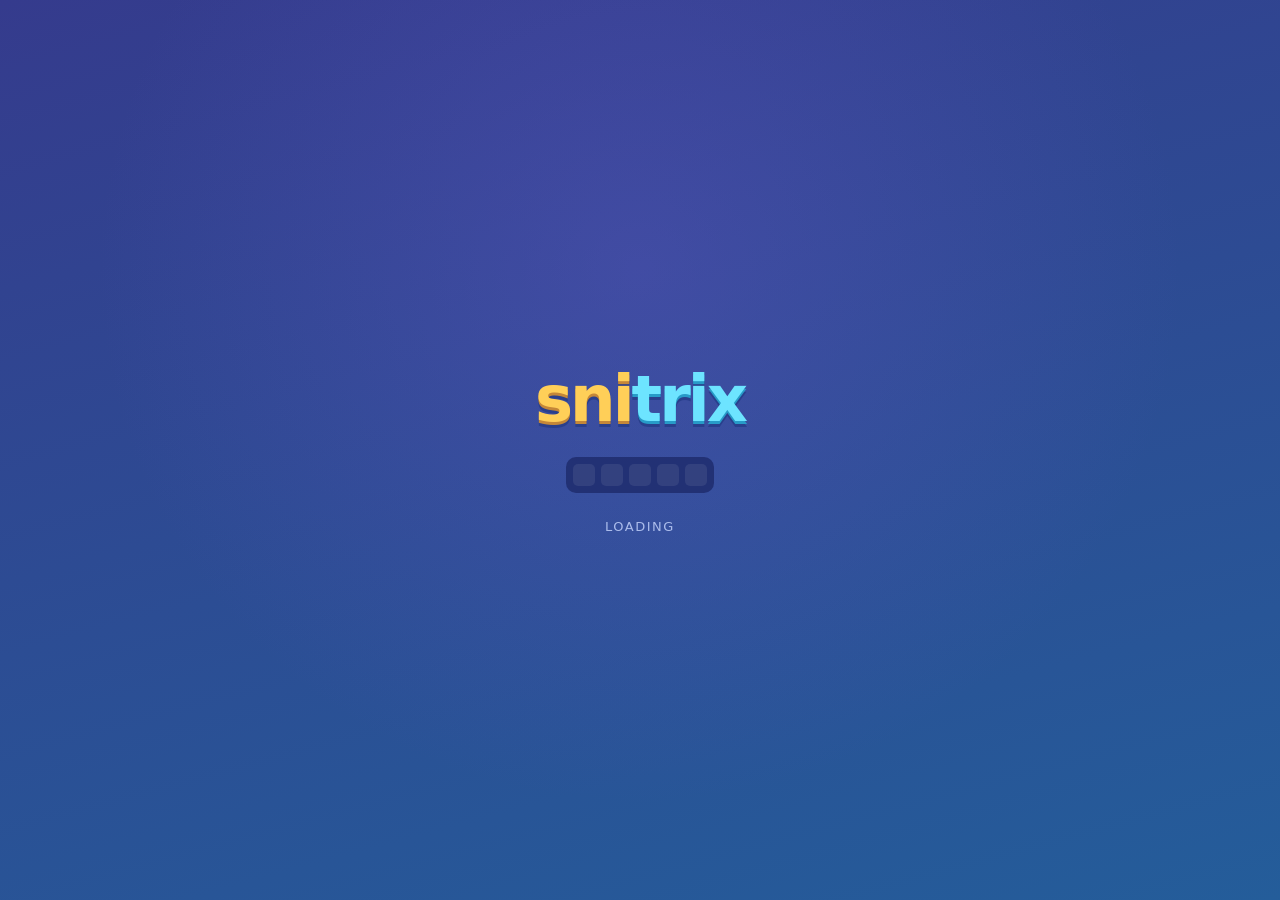
<file: index.html>
<!doctype html>
<html lang="en">
  <head>
    <meta name="google-adsense-account" content="ca-pub-6560596157943658">
    <meta charset="UTF-8" />
    <meta name="viewport" content="width=device-width, initial-scale=1.0, viewport-fit=cover" />
    <meta name="theme-color" content="#344bb0" />
    <meta name="description" content="Play Snitrix, the 6 × 6 number puzzle. Draw rectangles to fit clues, clear rows and columns, and choose Classic, Journey, Blitz or Daily Challenge." />
    <link rel="canonical" href="https://cebakz.github.io/snipiko/" />
    <noscript><style>#boot, #app { display:none !important; } .no-js-info { box-sizing:border-box; width:calc(100% - 2rem); margin:clamp(1rem,4vw,2rem) auto; max-width:40rem; padding:clamp(1rem,4vw,1.5rem); background:#fff; color:#182c3d; border-radius:1rem; font:1rem/1.6 system-ui,sans-serif; } .no-js-info a { color:#2b438d; } .no-js-info a:focus-visible { outline:3px solid #344bb0; outline-offset:3px; }</style></noscript>
    <title>Snitrix</title>
    <link rel="icon" type="image/png" sizes="32x32" href="./favicon-32.png?v=3" />
    <link rel="icon" type="image/svg+xml" sizes="any" href="./icon.svg?v=4" />
    <link rel="apple-touch-icon" sizes="180x180" href="./apple-touch-icon.png?v=3" />
    <meta name="apple-mobile-web-app-title" content="Snitrix" />
    <link rel="manifest" href="./site.webmanifest?v=3" />
    <meta property="og:title" content="Snitrix" />
    <meta property="og:description" content="A number puzzle: draw rectangles to match the numbers and clear rows and columns." />
    <style>
      /* Boot screen: painted before the game script loads, removed by main.ts. */
      html, body { margin: 0; background: #2f3f97; }
      #boot { position: fixed; inset: 0; z-index: 9999; display: grid; place-content: center; justify-items: center; gap: 26px;
        background: radial-gradient(ellipse at 50% 30%, #6656c855, transparent 60%), linear-gradient(165deg, #353b8d, #245d9a);
        transition: opacity .35s ease, visibility .35s; font-family: system-ui, -apple-system, "Segoe UI", sans-serif; }
      #boot.done { opacity: 0; visibility: hidden; }
      #boot .boot-logo { font-weight: 800; font-size: 64px; letter-spacing: -3px; line-height: 1; color: #ffcf58;
        text-shadow: 0 3px 0 #c48738, 0 6px 0 #293f8c; animation: boot-pop .6s cubic-bezier(.2,1.4,.4,1) both; }
      #boot .boot-logo span { color: #6de4ff; text-shadow: 0 3px 0 #279bc8, 0 6px 0 #293f8c; }
      #boot .boot-row { display: grid; grid-template-columns: repeat(5, 22px); gap: 6px; padding: 7px; border-radius: 10px; background: #1d2a6bcc; }
      #boot .boot-row i { width: 22px; height: 22px; border-radius: 5px; background: #ffffff14; animation: boot-fill 1.6s ease-in-out infinite; }
      #boot .boot-row i:nth-child(1) { --c: #b49cff; animation-delay: 0s; }
      #boot .boot-row i:nth-child(2) { --c: #ff8fb8; animation-delay: .12s; }
      #boot .boot-row i:nth-child(3) { --c: #ffb170; animation-delay: .24s; }
      #boot .boot-row i:nth-child(4) { --c: #8fe36b; animation-delay: .36s; }
      #boot .boot-row i:nth-child(5) { --c: #6de4ff; animation-delay: .48s; }
      #boot .boot-hint { color: #c9d8ff; font-size: 13px; letter-spacing: 1.5px; text-transform: uppercase; opacity: .8; }
      @keyframes boot-pop { from { transform: scale(.6) translateY(12px); opacity: 0; } }
      @keyframes boot-fill { 0%, 15% { background: #ffffff14; transform: scale(1); } 35% { background: var(--c); transform: scale(1.12); }
        60% { background: var(--c); transform: scale(1); } 85%, 100% { background: #fff8; transform: scale(.4); opacity: 0; } }
      @media (prefers-reduced-motion: reduce) { #boot .boot-logo, #boot .boot-row i { animation: none; } #boot .boot-row i { background: var(--c); } }
    </style>
    <script type="module" crossorigin src="./assets/index-CEuBDiMv.js"></script>
    <link rel="stylesheet" crossorigin href="./assets/index-6RQ8g6Hv.css">
    <meta name="snipiko-version" content="2026-11-04.2">
  </head>
  <body>
    <div id="boot" aria-hidden="true"><div class="boot-logo">sni<span>trix</span></div><div class="boot-row"><i></i><i></i><i></i><i></i><i></i></div><div class="boot-hint">Loading</div></div>
    <div id="app"></div>
    <noscript><main class="no-js-info"><h1>Snitrix needs JavaScript to play</h1><p>Your browser can still show the rules and practice examples. In Snitrix, a clue of 6 needs a rectangle covering six squares. A completed row or column clears and gives you room for another move.</p><p>Enable JavaScript on this page and reload to play. To look up the rules first, open the <a href="./how-to-play.html">illustrated guide</a>, the <a href="./workshop.html">workshop with text solutions</a> or <a href="./about.html#support">game support</a>.</p></main></noscript>
  </body>
</html>
</file>
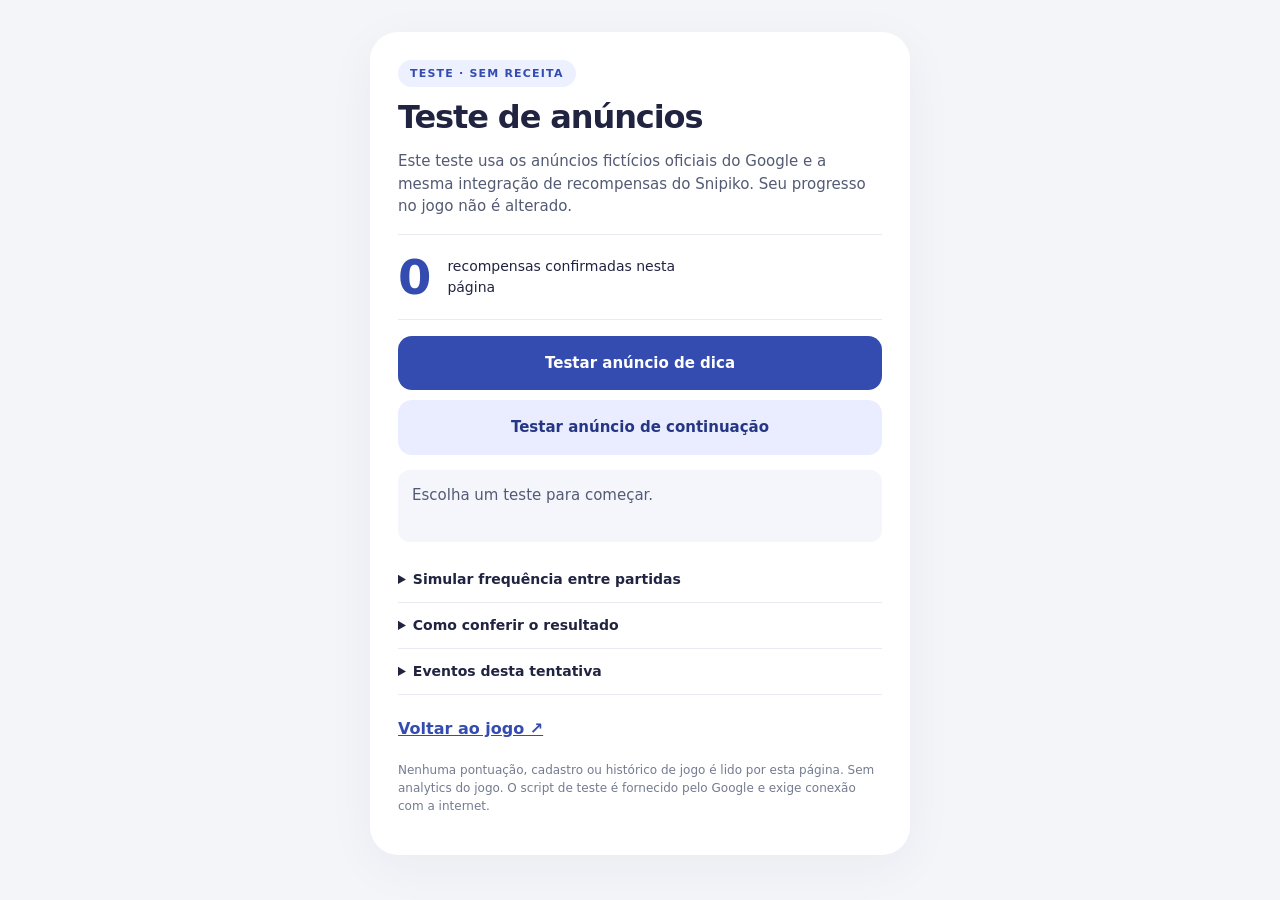
<file: ads-test/index.html>
<!doctype html>
<html lang="pt-BR">
  <head>
    <meta charset="utf-8" />
    <meta name="viewport" content="width=device-width, initial-scale=1, viewport-fit=cover" />
    <meta name="robots" content="noindex,nofollow" />
    <meta name="theme-color" content="#344bb0" />
    <title>Snipiko — teste de anúncios</title>
    <link rel="icon" type="image/svg+xml" href="./icon.svg" />
    <script type="module" crossorigin src="./assets/ads-55AMbgbQ.js"></script>
    <link rel="modulepreload" crossorigin href="./assets/preload-helper-DMGCcr4D.js">
    <link rel="stylesheet" crossorigin href="./assets/ads-gfXfiv1Y.css">
  </head>
  <body>
    <main id="app">
      <span class="badge">TESTE · SEM RECEITA</span>
      <h1>Teste de anúncios</h1>
      <p>Este teste usa os anúncios fictícios oficiais do Google e a mesma integração de recompensas do Snipiko. Seu progresso no jogo não é alterado.</p>
      <div class="counter"><strong id="credits">0</strong><span>recompensas confirmadas nesta página</span></div>
      <div class="actions">
        <button id="hint" class="primary-button">Testar anúncio de dica</button>
        <button id="revive" class="primary-button secondary">Testar anúncio de continuação</button>
      </div>
      <p id="status" role="status" aria-live="polite">Escolha um teste para começar.</p>
      <details class="cadence-test"><summary>Simular frequência entre partidas</summary>
        <p>Este relógio é só da simulação. No jogo, contam minutos reais de jogo ativo, sem menus, tutorial ou anúncios.</p>
        <p id="cadence-clock" role="status">Preparando simulador…</p>
        <div class="actions">
          <button id="add-minute" class="primary-button secondary">Somar 1 minuto de jogo</button>
          <button id="classic-replay" class="primary-button secondary">Perdi no Clássico: jogar novamente</button>
          <button id="journey-win" class="primary-button secondary">Venci uma fase: próxima fase</button>
          <button id="journey-loss" class="primary-button secondary">Perdi na Jornada: tentar novamente</button>
        </div>
        <p>A vitória na Jornada exige duas fases concluídas desde o último anúncio. Derrotas permitem uma tentativa ao recomeçar, respeitando o intervalo. A disponibilidade do Google ainda pode impedir a exibição.</p>
      </details>
      <details><summary>Como conferir o resultado</summary><ol><li>Aceite assistir quando a oferta aparecer.</li><li>Conclua o anúncio e feche-o: o contador deve aumentar uma vez.</li><li>Em outra tentativa, recuse a oferta ou feche antes de concluir: o contador não deve aumentar.</li><li>O modo de teste também alterna casos sem anúncio disponível. Isso é esperado.</li></ol><p>No iPhone, abra o link no Safari. Se um bloqueador impedir o anúncio, o teste deve informar indisponibilidade e liberar os botões.</p></details>
      <details><summary>Eventos desta tentativa</summary><ol id="events"></ol></details>
      <a class="back" href="https://cebakz.github.io/snipiko/">Voltar ao jogo ↗</a>
      <p class="note">Nenhuma pontuação, cadastro ou histórico de jogo é lido por esta página. Sem analytics do jogo. O script de teste é fornecido pelo Google e exige conexão com a internet.</p>
    </main>
  </body>
</html>
</file>
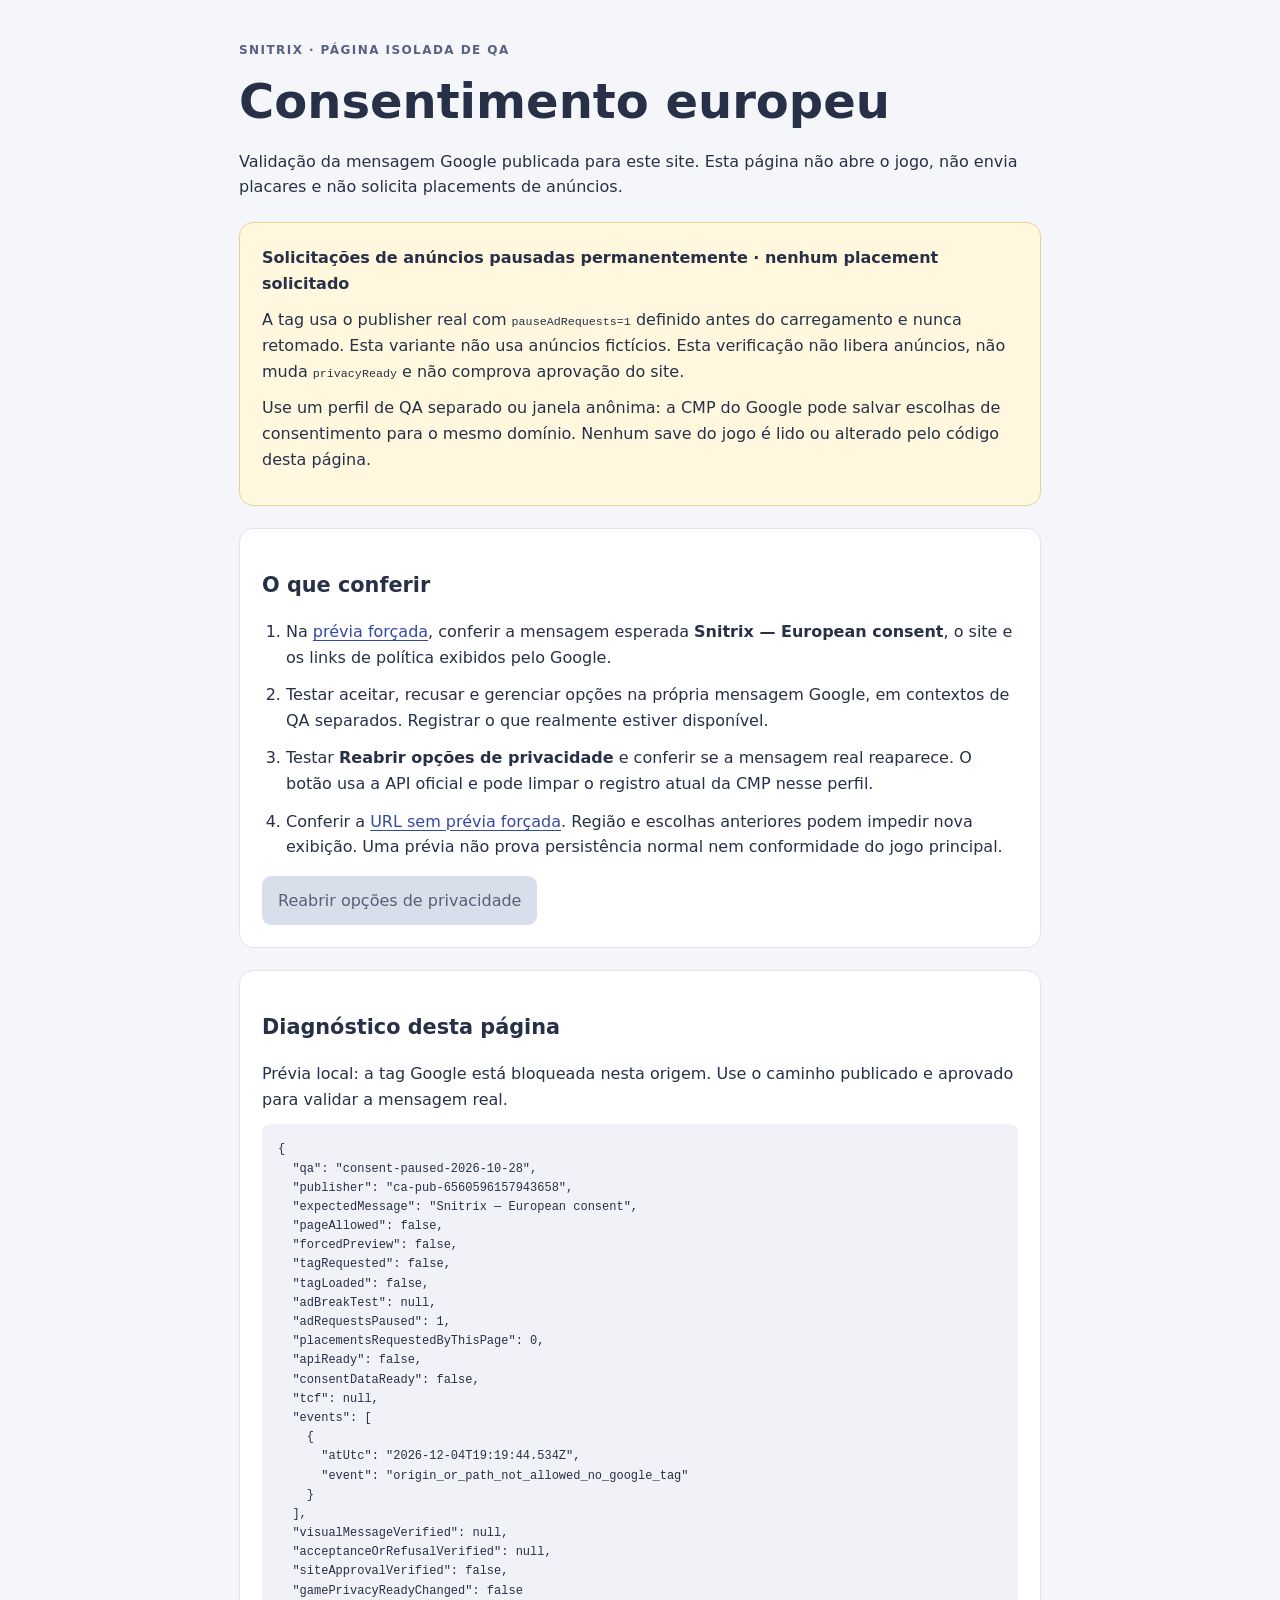
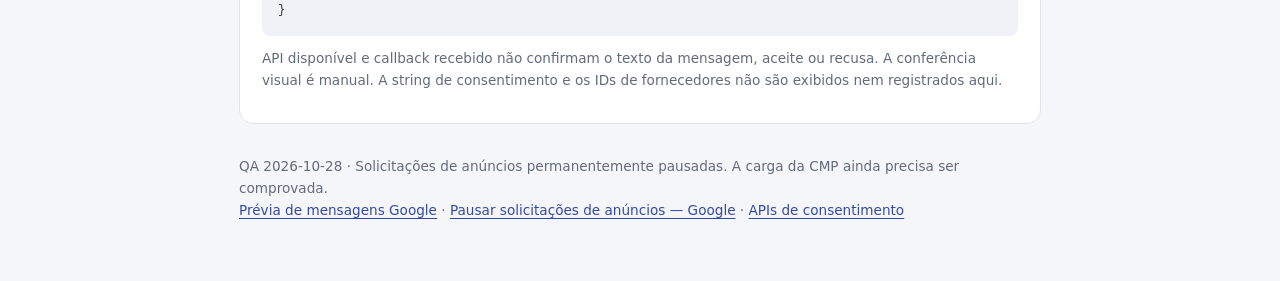
<file: consent-qa-paused/index.html>
<!doctype html>
<html lang="pt-BR">
<head>
  <meta charset="utf-8">
  <meta name="viewport" content="width=device-width,initial-scale=1">
  <meta name="robots" content="noindex,nofollow">
  <meta name="referrer" content="strict-origin-when-cross-origin">
  <title>Snitrix · QA de consentimento com anúncios pausados</title>
  <link rel="stylesheet" href="../consent-qa/consent-qa.css">
  <script src="./consent-qa-paused.js" defer></script>
</head>
<body>
  <main>
    <header><span class="eyebrow">SNITRIX · PÁGINA ISOLADA DE QA</span><h1>Consentimento europeu</h1>
      <p>Validação da mensagem Google publicada para este site. Esta página não abre o jogo, não envia placares e não solicita placements de anúncios.</p>
    </header>
    <section class="notice" aria-label="Limites do teste">
      <strong>Solicitações de anúncios pausadas permanentemente · nenhum placement solicitado</strong>
      <p>A tag usa o publisher real com <code>pauseAdRequests=1</code> definido antes do carregamento e nunca retomado. Esta variante não usa anúncios fictícios. Esta verificação não libera anúncios, não muda <code>privacyReady</code> e não comprova aprovação do site.</p>
      <p>Use um perfil de QA separado ou janela anônima: a CMP do Google pode salvar escolhas de consentimento para o mesmo domínio. Nenhum save do jogo é lido ou alterado pelo código desta página.</p>
    </section>
    <section aria-labelledby="procedure-title">
      <h2 id="procedure-title">O que conferir</h2>
      <ol>
        <li>Na <a id="preview-link" href="./?fc=alwaysshow&amp;fctype=gdpr">prévia forçada</a>, conferir a mensagem esperada <strong>Snitrix — European consent</strong>, o site e os links de política exibidos pelo Google.</li>
        <li>Testar aceitar, recusar e gerenciar opções na própria mensagem Google, em contextos de QA separados. Registrar o que realmente estiver disponível.</li>
        <li>Testar <strong>Reabrir opções de privacidade</strong> e conferir se a mensagem real reaparece. O botão usa a API oficial e pode limpar o registro atual da CMP nesse perfil.</li>
        <li>Conferir a <a id="normal-link" href="./">URL sem prévia forçada</a>. Região e escolhas anteriores podem impedir nova exibição. Uma prévia não prova persistência normal nem conformidade do jogo principal.</li>
      </ol>
      <div class="actions"><button id="reopen" type="button" disabled>Reabrir opções de privacidade</button></div>
    </section>
    <section aria-labelledby="diagnostics-title">
      <h2 id="diagnostics-title">Diagnóstico desta página</h2>
      <p id="status" role="status" aria-live="polite">Preparando verificação. Nenhuma aprovação inferida.</p>
      <pre id="diagnostics" aria-label="Resumo técnico sem string de consentimento"></pre>
      <p class="muted">API disponível e callback recebido não confirmam o texto da mensagem, aceite ou recusa. A conferência visual é manual. A string de consentimento e os IDs de fornecedores não são exibidos nem registrados aqui.</p>
    </section>
    <footer>QA 2026-10-28 · Solicitações de anúncios permanentemente pausadas. A carga da CMP ainda precisa ser comprovada.<br>
      <a href="https://support.google.com/adsense/answer/10924669?hl=en">Prévia de mensagens Google</a> ·
      <a href="https://support.google.com/adsense/answer/7670312?hl=pt-BR">Pausar solicitações de anúncios — Google</a> ·
      <a href="https://developers.google.com/funding-choices/fc-api-docs">APIs de consentimento</a>
    </footer>
  </main>
</body>
</html>
</file>
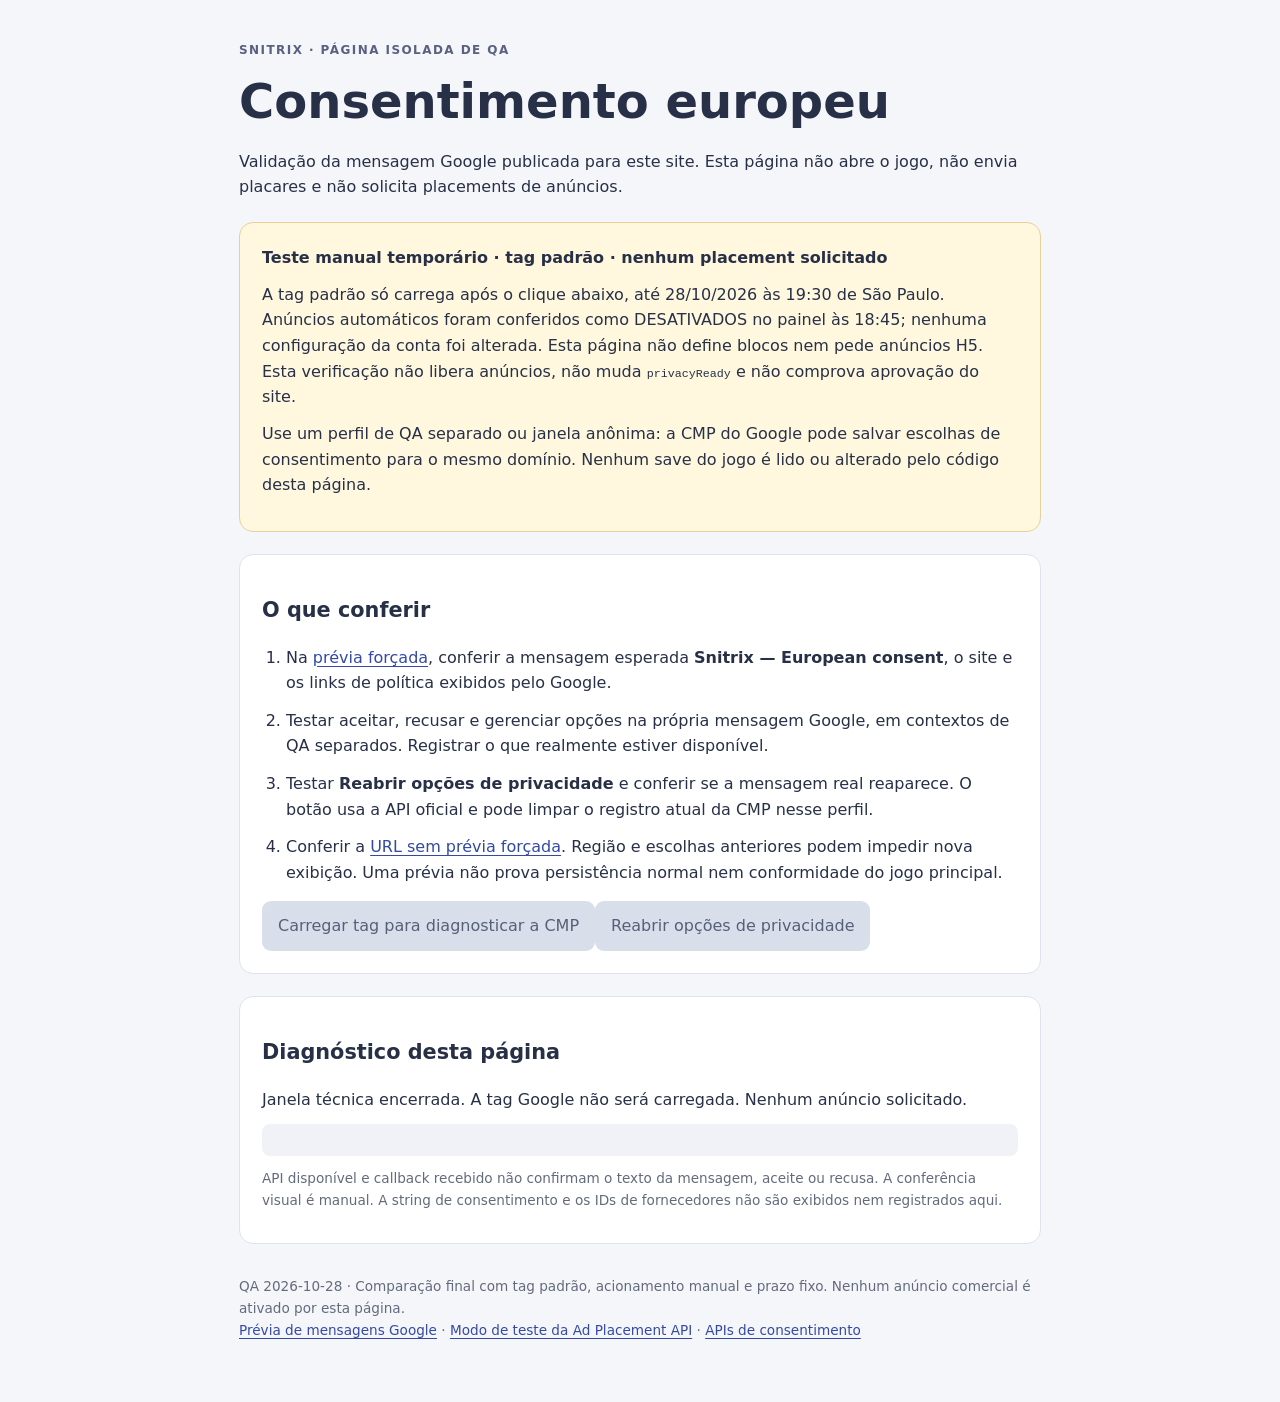
<file: consent-qa-standard/index.html>
<!doctype html>
<html lang="pt-BR">
<head>
  <meta charset="utf-8">
  <meta name="viewport" content="width=device-width,initial-scale=1">
  <meta name="robots" content="noindex,nofollow">
  <meta name="referrer" content="strict-origin-when-cross-origin">
  <title>Snitrix · Diagnóstico de consentimento com tag padrão</title>
  <link rel="stylesheet" href="../consent-qa/consent-qa.css">
  <script src="./consent-qa-standard.js" defer></script>
</head>
<body>
  <main>
    <header><span class="eyebrow">SNITRIX · PÁGINA ISOLADA DE QA</span><h1>Consentimento europeu</h1>
      <p>Validação da mensagem Google publicada para este site. Esta página não abre o jogo, não envia placares e não solicita placements de anúncios.</p>
    </header>
    <section class="notice" aria-label="Limites do teste">
      <strong>Teste manual temporário · tag padrão · nenhum placement solicitado</strong>
      <p>A tag padrão só carrega após o clique abaixo, até 28/10/2026 às 19:30 de São Paulo. Anúncios automáticos foram conferidos como DESATIVADOS no painel às 18:45; nenhuma configuração da conta foi alterada. Esta página não define blocos nem pede anúncios H5. Esta verificação não libera anúncios, não muda <code>privacyReady</code> e não comprova aprovação do site.</p>
      <p>Use um perfil de QA separado ou janela anônima: a CMP do Google pode salvar escolhas de consentimento para o mesmo domínio. Nenhum save do jogo é lido ou alterado pelo código desta página.</p>
    </section>
    <section aria-labelledby="procedure-title">
      <h2 id="procedure-title">O que conferir</h2>
      <ol>
        <li>Na <a id="preview-link" href="./?fc=alwaysshow&amp;fctype=gdpr">prévia forçada</a>, conferir a mensagem esperada <strong>Snitrix — European consent</strong>, o site e os links de política exibidos pelo Google.</li>
        <li>Testar aceitar, recusar e gerenciar opções na própria mensagem Google, em contextos de QA separados. Registrar o que realmente estiver disponível.</li>
        <li>Testar <strong>Reabrir opções de privacidade</strong> e conferir se a mensagem real reaparece. O botão usa a API oficial e pode limpar o registro atual da CMP nesse perfil.</li>
        <li>Conferir a <a id="normal-link" href="./">URL sem prévia forçada</a>. Região e escolhas anteriores podem impedir nova exibição. Uma prévia não prova persistência normal nem conformidade do jogo principal.</li>
      </ol>
      <div class="actions"><button id="load-cmp" type="button">Carregar tag para diagnosticar a CMP</button><button id="reopen" type="button" disabled>Reabrir opções de privacidade</button></div>
    </section>
    <section aria-labelledby="diagnostics-title">
      <h2 id="diagnostics-title">Diagnóstico desta página</h2>
      <p id="status" role="status" aria-live="polite">Aguardando clique para carregar a tag padrão. Nenhuma aprovação inferida.</p>
      <pre id="diagnostics" aria-label="Resumo técnico sem string de consentimento"></pre>
      <p class="muted">API disponível e callback recebido não confirmam o texto da mensagem, aceite ou recusa. A conferência visual é manual. A string de consentimento e os IDs de fornecedores não são exibidos nem registrados aqui.</p>
    </section>
    <footer>QA 2026-10-28 · Comparação final com tag padrão, acionamento manual e prazo fixo. Nenhum anúncio comercial é ativado por esta página.<br>
      <a href="https://support.google.com/adsense/answer/10924669?hl=en">Prévia de mensagens Google</a> ·
      <a href="https://developers.google.com/ad-placement/docs/test">Modo de teste da Ad Placement API</a> ·
      <a href="https://developers.google.com/funding-choices/fc-api-docs">APIs de consentimento</a>
    </footer>
  </main>
</body>
</html>
</file>
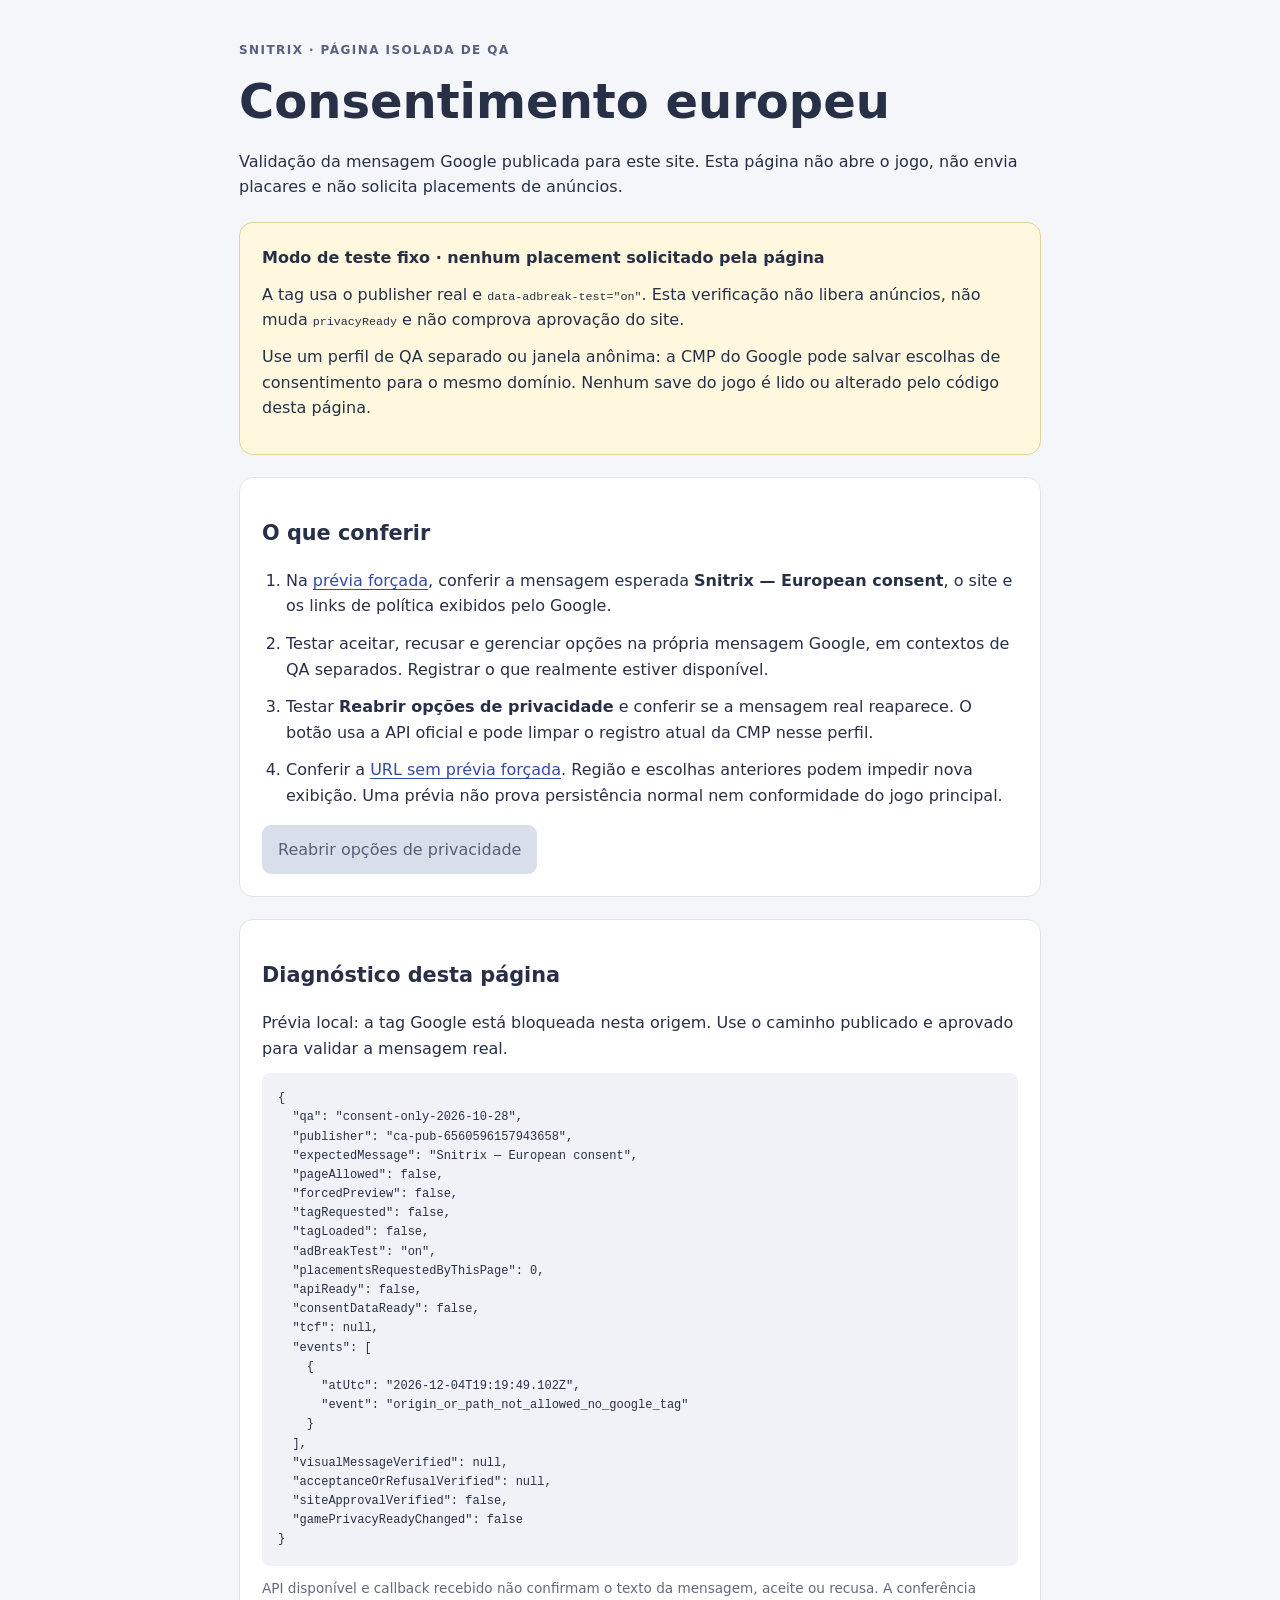
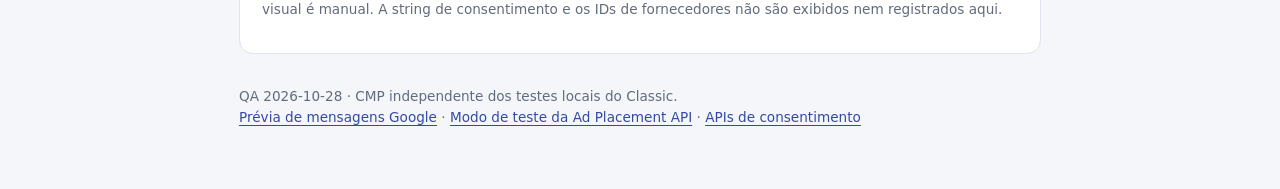
<file: consent-qa/index.html>
<!doctype html>
<html lang="pt-BR">
<head>
  <meta charset="utf-8">
  <meta name="viewport" content="width=device-width,initial-scale=1">
  <meta name="robots" content="noindex,nofollow">
  <meta name="referrer" content="strict-origin-when-cross-origin">
  <title>Snitrix · QA de consentimento</title>
  <link rel="stylesheet" href="./consent-qa.css">
  <script src="./consent-qa.js" defer></script>
</head>
<body>
  <main>
    <header><span class="eyebrow">SNITRIX · PÁGINA ISOLADA DE QA</span><h1>Consentimento europeu</h1>
      <p>Validação da mensagem Google publicada para este site. Esta página não abre o jogo, não envia placares e não solicita placements de anúncios.</p>
    </header>
    <section class="notice" aria-label="Limites do teste">
      <strong>Modo de teste fixo · nenhum placement solicitado pela página</strong>
      <p>A tag usa o publisher real e <code>data-adbreak-test="on"</code>. Esta verificação não libera anúncios, não muda <code>privacyReady</code> e não comprova aprovação do site.</p>
      <p>Use um perfil de QA separado ou janela anônima: a CMP do Google pode salvar escolhas de consentimento para o mesmo domínio. Nenhum save do jogo é lido ou alterado pelo código desta página.</p>
    </section>
    <section aria-labelledby="procedure-title">
      <h2 id="procedure-title">O que conferir</h2>
      <ol>
        <li>Na <a id="preview-link" href="./?fc=alwaysshow&amp;fctype=gdpr">prévia forçada</a>, conferir a mensagem esperada <strong>Snitrix — European consent</strong>, o site e os links de política exibidos pelo Google.</li>
        <li>Testar aceitar, recusar e gerenciar opções na própria mensagem Google, em contextos de QA separados. Registrar o que realmente estiver disponível.</li>
        <li>Testar <strong>Reabrir opções de privacidade</strong> e conferir se a mensagem real reaparece. O botão usa a API oficial e pode limpar o registro atual da CMP nesse perfil.</li>
        <li>Conferir a <a id="normal-link" href="./">URL sem prévia forçada</a>. Região e escolhas anteriores podem impedir nova exibição. Uma prévia não prova persistência normal nem conformidade do jogo principal.</li>
      </ol>
      <div class="actions"><button id="reopen" type="button" disabled>Reabrir opções de privacidade</button></div>
    </section>
    <section aria-labelledby="diagnostics-title">
      <h2 id="diagnostics-title">Diagnóstico desta página</h2>
      <p id="status" role="status" aria-live="polite">Preparando verificação. Nenhuma aprovação inferida.</p>
      <pre id="diagnostics" aria-label="Resumo técnico sem string de consentimento"></pre>
      <p class="muted">API disponível e callback recebido não confirmam o texto da mensagem, aceite ou recusa. A conferência visual é manual. A string de consentimento e os IDs de fornecedores não são exibidos nem registrados aqui.</p>
    </section>
    <footer>QA 2026-10-28 · CMP independente dos testes locais do Classic.<br>
      <a href="https://support.google.com/adsense/answer/10924669?hl=en">Prévia de mensagens Google</a> ·
      <a href="https://developers.google.com/ad-placement/docs/test">Modo de teste da Ad Placement API</a> ·
      <a href="https://developers.google.com/funding-choices/fc-api-docs">APIs de consentimento</a>
    </footer>
  </main>
</body>
</html>
</file>
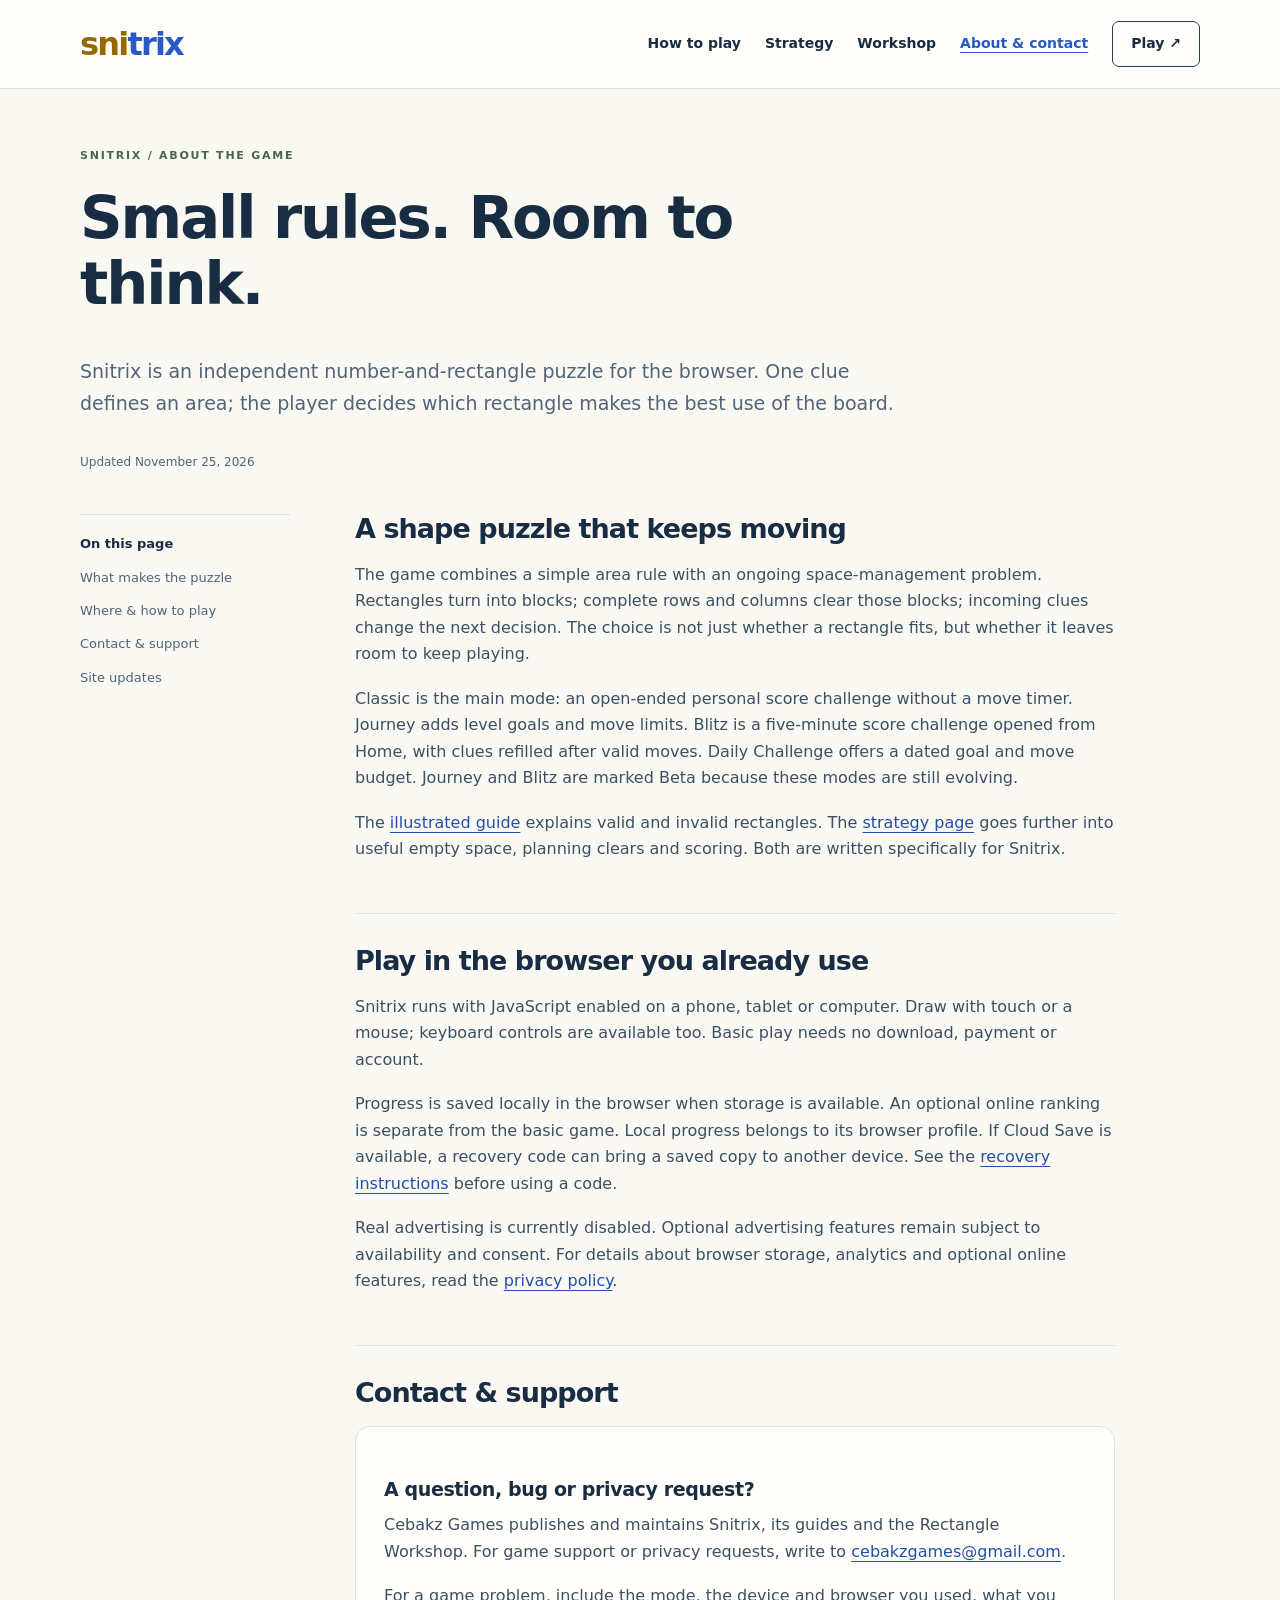
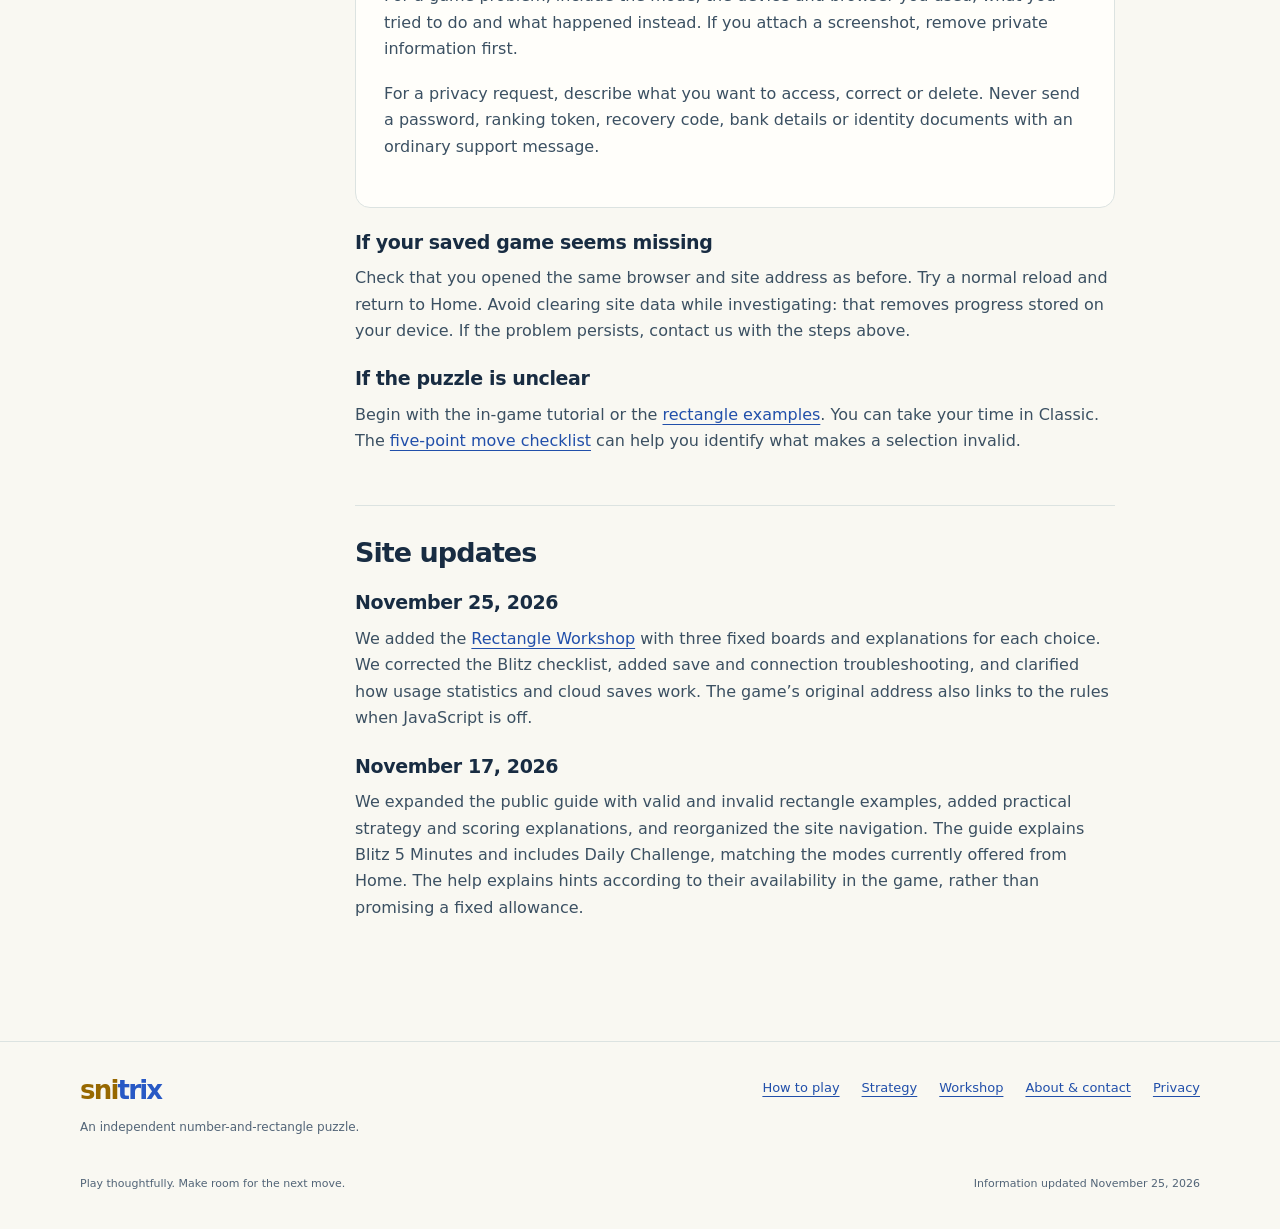
<file: about.html>
<!doctype html>
<html lang="en"><head><meta charset="utf-8"><meta name="viewport" content="width=device-width,initial-scale=1"><meta name="theme-color" content="#f9f8f2"><meta name="description" content="Learn who publishes Snitrix, where to report game or save problems, and what changed in the guide and Rectangle Workshop."><meta name="google-adsense-account" content="ca-pub-6560596157943658"><title>Small rules. Room to think. — Snitrix</title><link rel="canonical" href="https://cebakz.github.io/snipiko/about.html"><link rel="icon" href="./icon.svg"><link rel="stylesheet" href="./information.css"></head><body><a class="skip" href="#main">Skip to content</a><header class="header"><div class="wrap header-inner"><a class="brand" href="../" aria-label="Snitrix home"><span class="brand-sni">sni</span><span class="brand-trix">trix</span></a><nav class="nav" aria-label="Main navigation"><a href="./how-to-play.html" >How to play</a><a href="./strategy.html" >Strategy</a><a href="./workshop.html">Workshop</a><a href="./about.html" aria-current="page">About & contact</a><a class="nav-play" href="./">Play <span aria-hidden="true">↗</span></a></nav></div></header><main id="main" class="wrap"><div class="page-hero"><div class="eyebrow">SNITRIX / ABOUT THE GAME</div><h1>Small rules. Room to think.</h1><p class="lead">Snitrix is an independent number-and-rectangle puzzle for the browser. One clue defines an area; the player decides which rectangle makes the best use of the board.</p><span class="updated">Updated November 25, 2026</span></div><div class="article-layout"><nav class="toc" aria-label="On this page"><strong>On this page</strong><a href="#game">What makes the puzzle</a><a href="#play">Where & how to play</a><a href="#support">Contact & support</a><a href="#updates">Site updates</a></nav><article class="article">
<section id="game"><h2>A shape puzzle that keeps moving</h2><p>The game combines a simple area rule with an ongoing space-management problem. Rectangles turn into blocks; complete rows and columns clear those blocks; incoming clues change the next decision. The choice is not just whether a rectangle fits, but whether it leaves room to keep playing.</p><p>Classic is the main mode: an open-ended personal score challenge without a move timer. Journey adds level goals and move limits. Blitz is a five-minute score challenge opened from Home, with clues refilled after valid moves. Daily Challenge offers a dated goal and move budget. Journey and Blitz are marked Beta because these modes are still evolving.</p><p>The <a href="./how-to-play.html">illustrated guide</a> explains valid and invalid rectangles. The <a href="./strategy.html">strategy page</a> goes further into useful empty space, planning clears and scoring. Both are written specifically for Snitrix.</p></section>
<section id="play"><h2>Play in the browser you already use</h2><p>Snitrix runs with JavaScript enabled on a phone, tablet or computer. Draw with touch or a mouse; keyboard controls are available too. Basic play needs no download, payment or account.</p><p>Progress is saved locally in the browser when storage is available. An optional online ranking is separate from the basic game. Local progress belongs to its browser profile. If Cloud Save is available, a recovery code can bring a saved copy to another device. See the <a href="./how-to-play.html#connection">recovery instructions</a> before using a code.</p><p>Real advertising is currently disabled. Optional advertising features remain subject to availability and consent. For details about browser storage, analytics and optional online features, read the <a href="./privacy.html">privacy policy</a>.</p></section>
<section id="support"><h2>Contact & support</h2><div class="contact-box"><h3>A question, bug or privacy request?</h3><p>Cebakz Games publishes and maintains Snitrix, its guides and the Rectangle Workshop. For game support or privacy requests, write to <a href="mailto:cebakzgames@gmail.com">cebakzgames@gmail.com</a>.</p><p>For a game problem, include the mode, the device and browser you used, what you tried to do and what happened instead. If you attach a screenshot, remove private information first.</p><p>For a privacy request, describe what you want to access, correct or delete. Never send a password, ranking token, recovery code, bank details or identity documents with an ordinary support message.</p></div><h3>If your saved game seems missing</h3><p>Check that you opened the same browser and site address as before. Try a normal reload and return to Home. Avoid clearing site data while investigating: that removes progress stored on your device. If the problem persists, contact us with the steps above.</p><h3>If the puzzle is unclear</h3><p>Begin with the in-game tutorial or the <a href="./how-to-play.html#rectangle">rectangle examples</a>. You can take your time in Classic. The <a href="./strategy.html#checklist">five-point move checklist</a> can help you identify what makes a selection invalid.</p></section>
<section id="updates"><h2>Site updates</h2><h3><time datetime="2026-11-25">November 25, 2026</time></h3><p>We added the <a href="./workshop.html">Rectangle Workshop</a> with three fixed boards and explanations for each choice. We corrected the Blitz checklist, added save and connection troubleshooting, and clarified how usage statistics and cloud saves work. The game’s original address also links to the rules when JavaScript is off.</p><h3><time datetime="2026-11-17">November 17, 2026</time></h3><p>We expanded the public guide with valid and invalid rectangle examples, added practical strategy and scoring explanations, and reorganized the site navigation. The guide explains Blitz 5 Minutes and includes Daily Challenge, matching the modes currently offered from Home. The help explains hints according to their availability in the game, rather than promising a fixed allowance.</p></section></article></div></main><footer class="footer"><div class="wrap"><div class="footer-top"><div><a class="brand" href="../" aria-label="Snitrix home"><span class="brand-sni">sni</span><span class="brand-trix">trix</span></a><p class="fine" style="margin-top:12px">An independent number-and-rectangle puzzle.</p></div><nav aria-label="Footer navigation"><a href="./how-to-play.html">How to play</a><a href="./strategy.html">Strategy</a><a href="./workshop.html">Workshop</a><a href="./about.html">About & contact</a><a href="./privacy.html">Privacy</a></nav></div><div class="footer-bottom"><span>Play thoughtfully. Make room for the next move.</span><span>Information updated <time datetime="2026-11-25">November 25, 2026</time></span></div></div></footer></body></html>
</file>
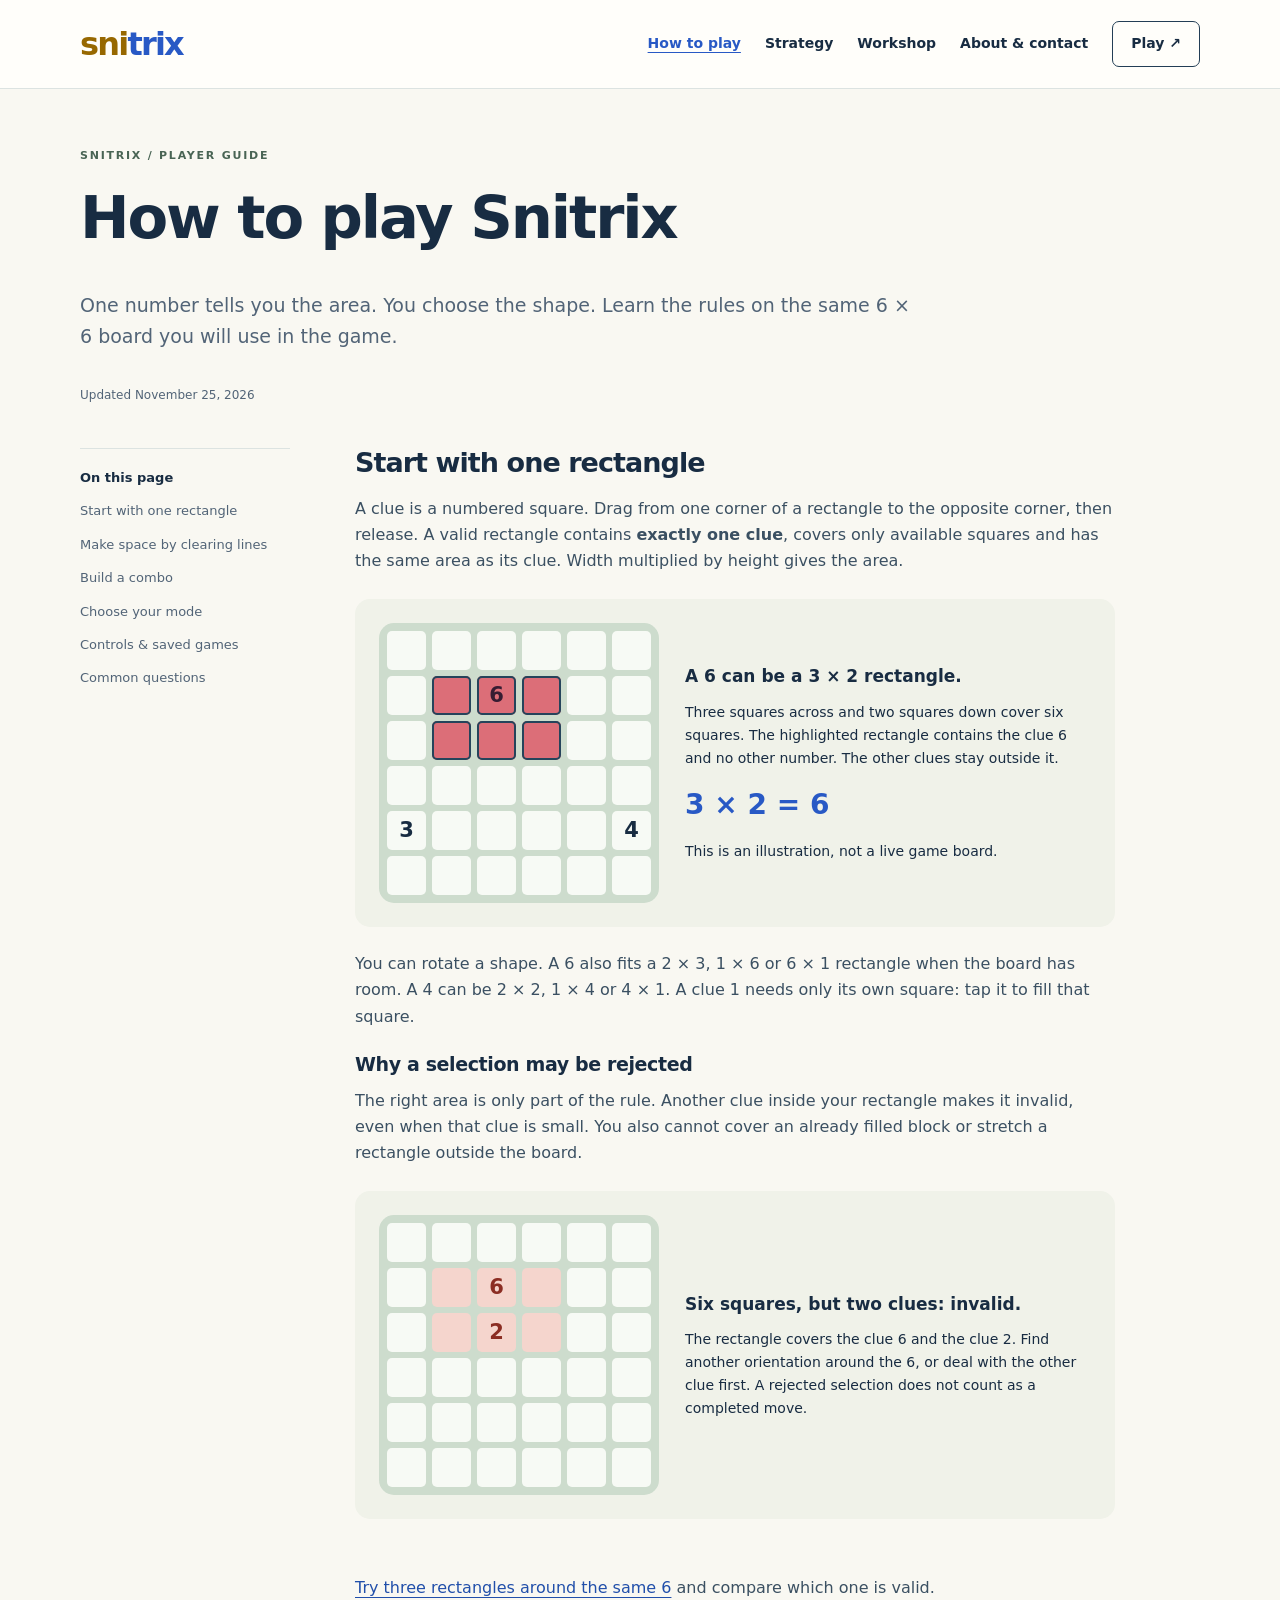
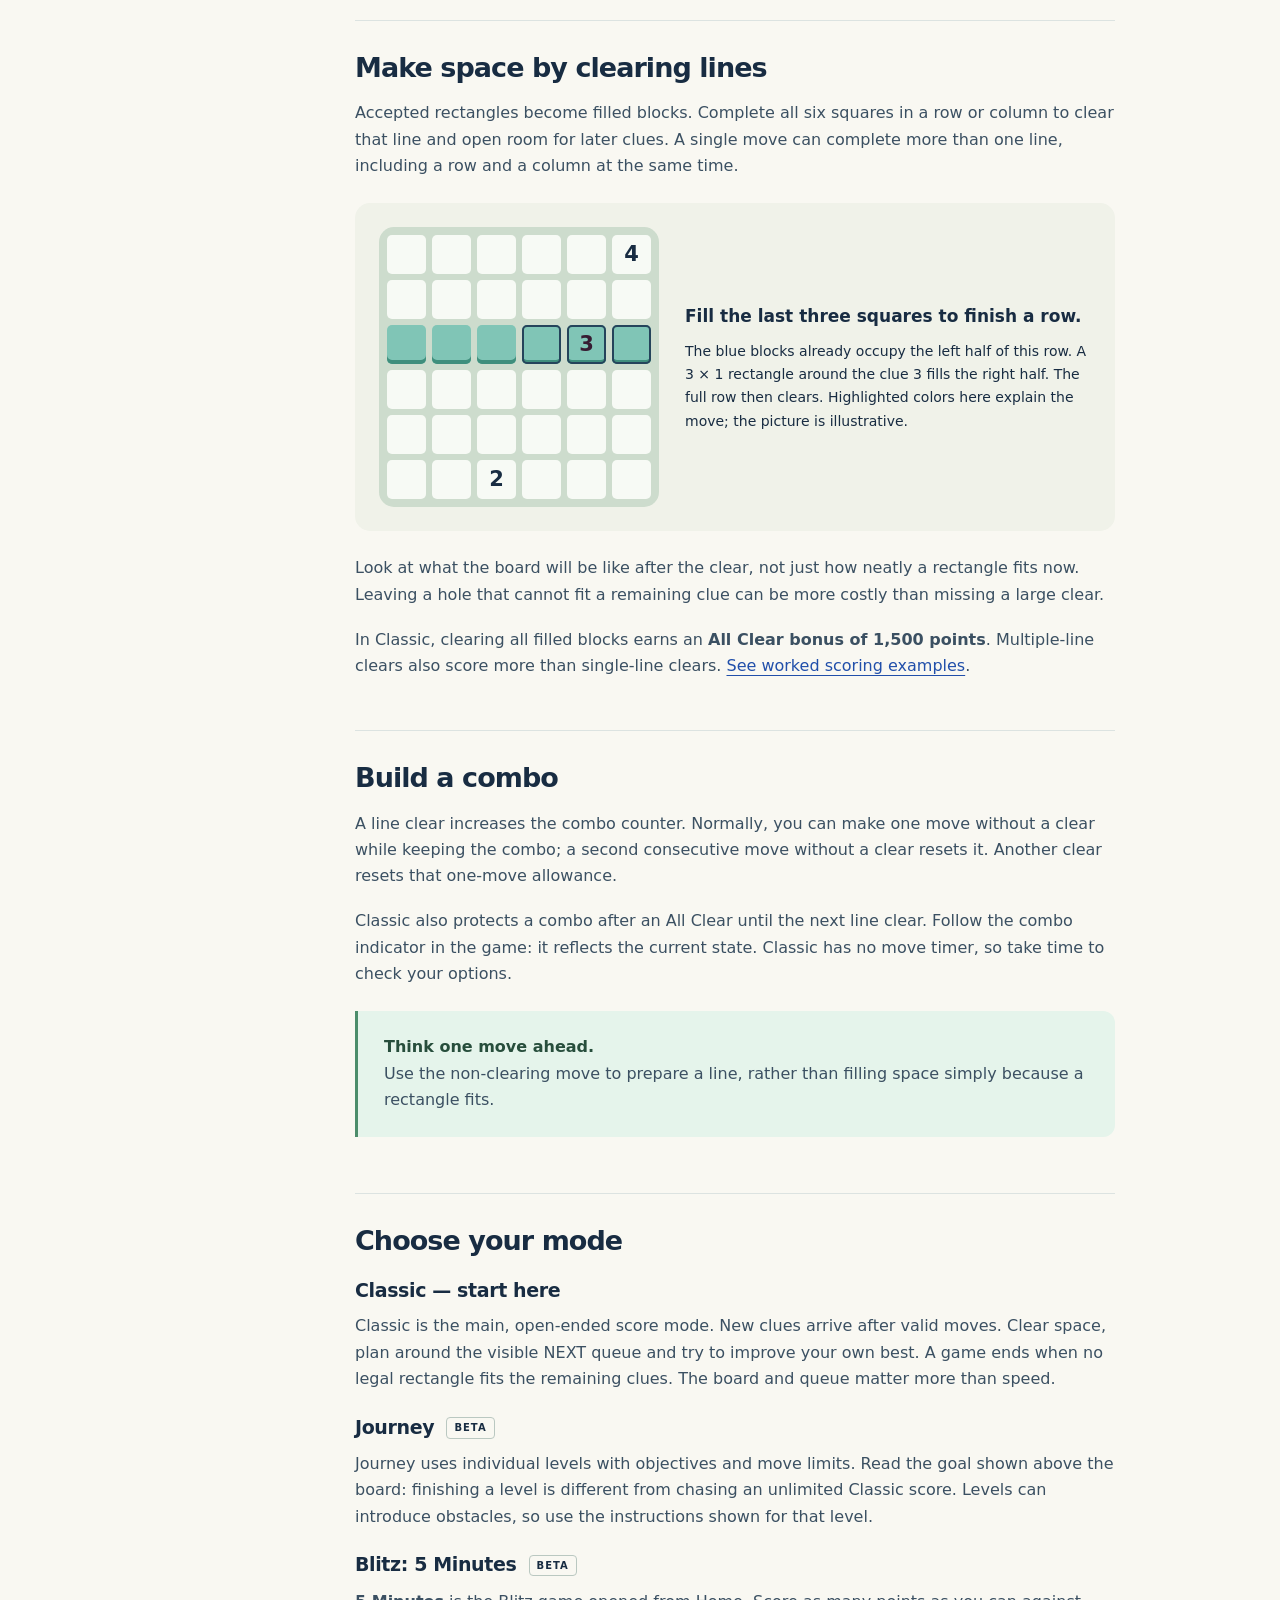
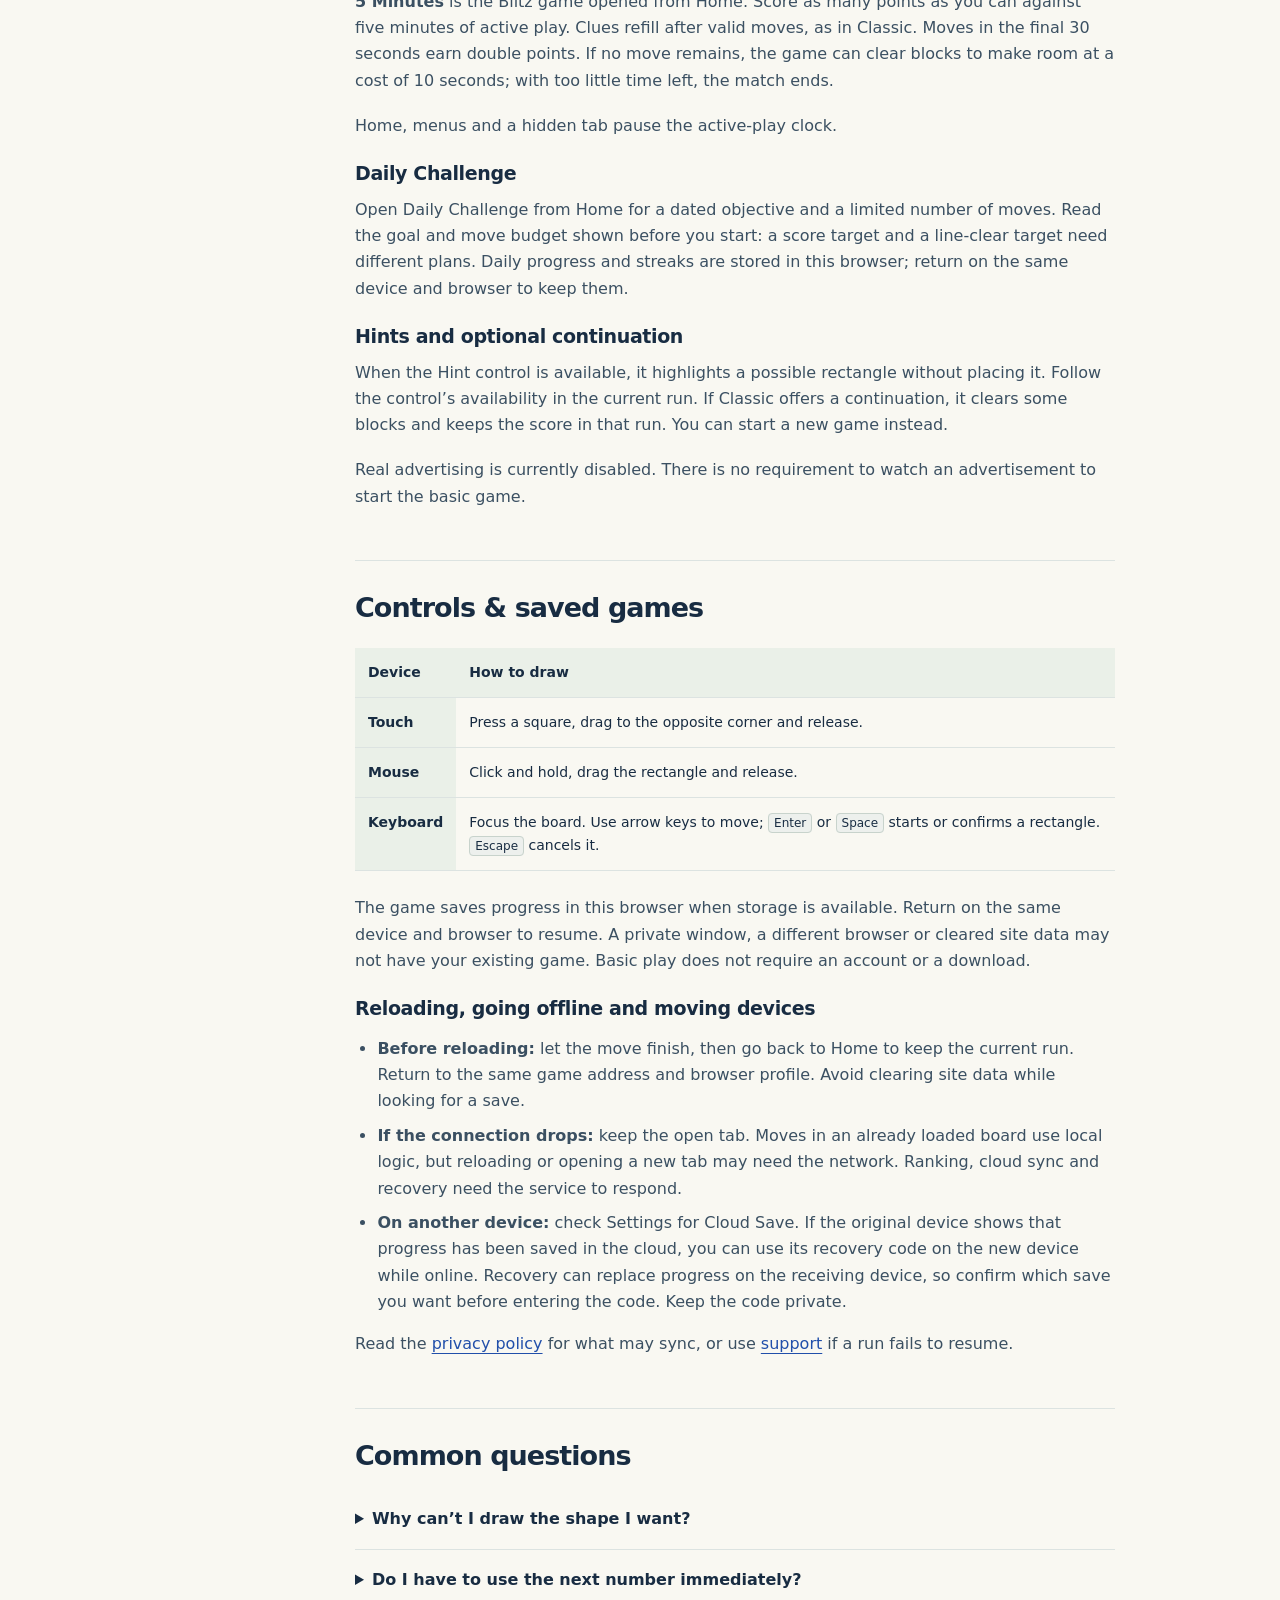
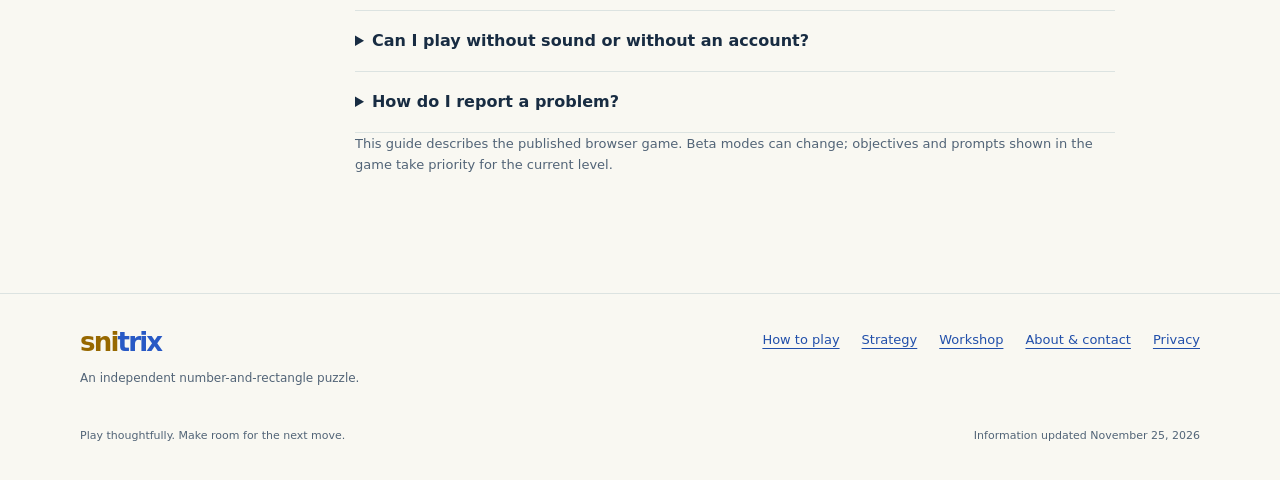
<file: how-to-play.html>
<!doctype html>
<html lang="en"><head><meta charset="utf-8"><meta name="viewport" content="width=device-width,initial-scale=1"><meta name="theme-color" content="#f9f8f2"><meta name="description" content="Learn Snitrix rectangle rules, line clears, modes and controls. Find out what to do when a save or online feature is unavailable."><meta name="google-adsense-account" content="ca-pub-6560596157943658"><title>How to play Snitrix</title><link rel="canonical" href="https://cebakz.github.io/snipiko/how-to-play.html"><link rel="icon" href="./icon.svg"><link rel="stylesheet" href="./information.css"></head><body><a class="skip" href="#main">Skip to content</a><header class="header"><div class="wrap header-inner"><a class="brand" href="../" aria-label="Snitrix home"><span class="brand-sni">sni</span><span class="brand-trix">trix</span></a><nav class="nav" aria-label="Main navigation"><a href="./how-to-play.html" aria-current="page">How to play</a><a href="./strategy.html" >Strategy</a><a href="./workshop.html">Workshop</a><a href="./about.html" >About & contact</a><a class="nav-play" href="./">Play <span aria-hidden="true">↗</span></a></nav></div></header><main id="main" class="wrap"><div class="page-hero"><div class="eyebrow">SNITRIX / PLAYER GUIDE</div><h1>How to play Snitrix</h1><p class="lead">One number tells you the area. You choose the shape. Learn the rules on the same 6 × 6 board you will use in the game.</p><span class="updated">Updated November 25, 2026</span></div><div class="article-layout"><nav class="toc" aria-label="On this page"><strong>On this page</strong><a href="#rectangle">Start with one rectangle</a><a href="#lines">Make space by clearing lines</a><a href="#combo">Build a combo</a><a href="#modes">Choose your mode</a><a href="#controls">Controls & saved games</a><a href="#questions">Common questions</a></nav><article class="article"><section id="rectangle"><h2>Start with one rectangle</h2><p>A clue is a numbered square. Drag from one corner of a rectangle to the opposite corner, then release. A valid rectangle contains <strong>exactly one clue</strong>, covers only available squares and has the same area as its clue. Width multiplied by height gives the area.</p><figure class="example"><div class="board" aria-hidden="true"><span class="cell  "></span><span class="cell  "></span><span class="cell  "></span><span class="cell  "></span><span class="cell  "></span><span class="cell  "></span><span class="cell  "></span><span class="cell pink select "></span><span class="cell pink select ">6</span><span class="cell pink select "></span><span class="cell  "></span><span class="cell  "></span><span class="cell  "></span><span class="cell pink select "></span><span class="cell pink select "></span><span class="cell pink select "></span><span class="cell  "></span><span class="cell  "></span><span class="cell  "></span><span class="cell  "></span><span class="cell  "></span><span class="cell  "></span><span class="cell  "></span><span class="cell  "></span><span class="cell  ">3</span><span class="cell  "></span><span class="cell  "></span><span class="cell  "></span><span class="cell  "></span><span class="cell  ">4</span><span class="cell  "></span><span class="cell  "></span><span class="cell  "></span><span class="cell  "></span><span class="cell  "></span><span class="cell  "></span></div><figcaption><strong>A 6 can be a 3 × 2 rectangle.</strong>Three squares across and two squares down cover six squares. The highlighted rectangle contains the clue 6 and no other number. The other clues stay outside it.<div class="math">3 × 2 = 6</div>This is an illustration, not a live game board.</figcaption></figure><p>You can rotate a shape. A 6 also fits a 2 × 3, 1 × 6 or 6 × 1 rectangle when the board has room. A 4 can be 2 × 2, 1 × 4 or 4 × 1. A clue 1 needs only its own square: tap it to fill that square.</p><h3>Why a selection may be rejected</h3><p>The right area is only part of the rule. Another clue inside your rectangle makes it invalid, even when that clue is small. You also cannot cover an already filled block or stretch a rectangle outside the board.</p><figure class="example"><div class="board" aria-hidden="true"><span class="cell  "></span><span class="cell  "></span><span class="cell  "></span><span class="cell  "></span><span class="cell  "></span><span class="cell  "></span><span class="cell  "></span><span class="cell bad "></span><span class="cell bad ">6</span><span class="cell bad "></span><span class="cell  "></span><span class="cell  "></span><span class="cell  "></span><span class="cell bad "></span><span class="cell bad ">2</span><span class="cell bad "></span><span class="cell  "></span><span class="cell  "></span><span class="cell  "></span><span class="cell  "></span><span class="cell  "></span><span class="cell  "></span><span class="cell  "></span><span class="cell  "></span><span class="cell  "></span><span class="cell  "></span><span class="cell  "></span><span class="cell  "></span><span class="cell  "></span><span class="cell  "></span><span class="cell  "></span><span class="cell  "></span><span class="cell  "></span><span class="cell  "></span><span class="cell  "></span><span class="cell  "></span></div><figcaption><strong>Six squares, but two clues: invalid.</strong>The rectangle covers the clue 6 and the clue 2. Find another orientation around the 6, or deal with the other clue first. A rejected selection does not count as a completed move.</figcaption></figure></section>
<p><a href="./workshop.html#one-clue">Try three rectangles around the same 6</a> and compare which one is valid.</p><section id="lines"><h2>Make space by clearing lines</h2><p>Accepted rectangles become filled blocks. Complete all six squares in a row or column to clear that line and open room for later clues. A single move can complete more than one line, including a row and a column at the same time.</p><figure class="example"><div class="board" aria-hidden="true"><span class="cell  "></span><span class="cell  "></span><span class="cell  "></span><span class="cell  "></span><span class="cell  "></span><span class="cell  ">4</span><span class="cell  "></span><span class="cell  "></span><span class="cell  "></span><span class="cell  "></span><span class="cell  "></span><span class="cell  "></span><span class="cell blue clear"></span><span class="cell blue clear"></span><span class="cell blue clear"></span><span class="cell pink select clear"></span><span class="cell pink select clear">3</span><span class="cell pink select clear"></span><span class="cell  "></span><span class="cell  "></span><span class="cell  "></span><span class="cell  "></span><span class="cell  "></span><span class="cell  "></span><span class="cell  "></span><span class="cell  "></span><span class="cell  "></span><span class="cell  "></span><span class="cell  "></span><span class="cell  "></span><span class="cell  "></span><span class="cell  "></span><span class="cell  ">2</span><span class="cell  "></span><span class="cell  "></span><span class="cell  "></span></div><figcaption><strong>Fill the last three squares to finish a row.</strong>The blue blocks already occupy the left half of this row. A 3 × 1 rectangle around the clue 3 fills the right half. The full row then clears. Highlighted colors here explain the move; the picture is illustrative.</figcaption></figure><p>Look at what the board will be like <em>after</em> the clear, not just how neatly a rectangle fits now. Leaving a hole that cannot fit a remaining clue can be more costly than missing a large clear.</p><p>In Classic, clearing all filled blocks earns an <strong>All Clear bonus of 1,500 points</strong>. Multiple-line clears also score more than single-line clears. <a href="./strategy.html#scoring">See worked scoring examples</a>.</p></section>
<section id="combo"><h2>Build a combo</h2><p>A line clear increases the combo counter. Normally, you can make one move without a clear while keeping the combo; a second consecutive move without a clear resets it. Another clear resets that one-move allowance.</p><p>Classic also protects a combo after an All Clear until the next line clear. Follow the combo indicator in the game: it reflects the current state. Classic has no move timer, so take time to check your options.</p><div class="callout"><strong>Think one move ahead.</strong><p>Use the non-clearing move to prepare a line, rather than filling space simply because a rectangle fits.</p></div></section>
<section id="modes"><h2>Choose your mode</h2><h3>Classic — start here</h3><p>Classic is the main, open-ended score mode. New clues arrive after valid moves. Clear space, plan around the visible NEXT queue and try to improve your own best. A game ends when no legal rectangle fits the remaining clues. The board and queue matter more than speed.</p><h3>Journey <span class="tag">Beta</span></h3><p>Journey uses individual levels with objectives and move limits. Read the goal shown above the board: finishing a level is different from chasing an unlimited Classic score. Levels can introduce obstacles, so use the instructions shown for that level.</p><h3>Blitz: 5 Minutes <span class="tag">Beta</span></h3><p><strong>5 Minutes</strong> is the Blitz game opened from Home. Score as many points as you can against five minutes of active play. Clues refill after valid moves, as in Classic. Moves in the final 30 seconds earn double points. If no move remains, the game can clear blocks to make room at a cost of 10 seconds; with too little time left, the match ends.</p><p>Home, menus and a hidden tab pause the active-play clock.</p><h3>Daily Challenge</h3><p>Open Daily Challenge from Home for a dated objective and a limited number of moves. Read the goal and move budget shown before you start: a score target and a line-clear target need different plans. Daily progress and streaks are stored in this browser; return on the same device and browser to keep them.</p><h3>Hints and optional continuation</h3><p>When the Hint control is available, it highlights a possible rectangle without placing it. Follow the control’s availability in the current run. If Classic offers a continuation, it clears some blocks and keeps the score in that run. You can start a new game instead.</p><p>Real advertising is currently disabled. There is no requirement to watch an advertisement to start the basic game.</p></section>
<section id="controls"><h2>Controls & saved games</h2><table><thead><tr><th scope="col">Device</th><th scope="col">How to draw</th></tr></thead><tbody><tr><th scope="row">Touch</th><td>Press a square, drag to the opposite corner and release.</td></tr><tr><th scope="row">Mouse</th><td>Click and hold, drag the rectangle and release.</td></tr><tr><th scope="row">Keyboard</th><td>Focus the board. Use arrow keys to move; <kbd>Enter</kbd> or <kbd>Space</kbd> starts or confirms a rectangle. <kbd>Escape</kbd> cancels it.</td></tr></tbody></table><p>The game saves progress in this browser when storage is available. Return on the same device and browser to resume. A private window, a different browser or cleared site data may not have your existing game. Basic play does not require an account or a download.</p><h3 id="connection">Reloading, going offline and moving devices</h3><ul><li><strong>Before reloading:</strong> let the move finish, then go back to Home to keep the current run. Return to the same game address and browser profile. Avoid clearing site data while looking for a save.</li><li><strong>If the connection drops:</strong> keep the open tab. Moves in an already loaded board use local logic, but reloading or opening a new tab may need the network. Ranking, cloud sync and recovery need the service to respond.</li><li><strong>On another device:</strong> check Settings for Cloud Save. If the original device shows that progress has been saved in the cloud, you can use its recovery code on the new device while online. Recovery can replace progress on the receiving device, so confirm which save you want before entering the code. Keep the code private.</li></ul><p>Read the <a href="./privacy.html#cloud-save">privacy policy</a> for what may sync, or use <a href="./about.html#support">support</a> if a run fails to resume.</p></section>
<section id="questions"><h2>Common questions</h2><details><summary>Why can’t I draw the shape I want?</summary><p>Check its area, check for a second clue, and check for filled blocks. Changing orientation often helps: a 6 can fit as 3 × 2 or 2 × 3. See the two examples above.</p></details><details><summary>Do I have to use the next number immediately?</summary><p>NEXT previews incoming values, not future positions. Work with the clues already on the board and keep useful space for the numbers that are coming.</p></details><details><summary>Can I play without sound or without an account?</summary><p>Yes. The rules are visible on the board, and sound can be adjusted in the game settings. Basic play and a local personal best do not require a ranking account.</p></details><details><summary>How do I report a problem?</summary><p>Email <a href="mailto:cebakzgames@gmail.com">cebakzgames@gmail.com</a> with the mode, device, browser and steps that caused it. A screenshot helps if it contains no private information. Do not send passwords, player tokens or identity documents.</p></details><p class="note">This guide describes the published browser game. Beta modes can change; objectives and prompts shown in the game take priority for the current level.</p></section></article></div></main><footer class="footer"><div class="wrap"><div class="footer-top"><div><a class="brand" href="../" aria-label="Snitrix home"><span class="brand-sni">sni</span><span class="brand-trix">trix</span></a><p class="fine" style="margin-top:12px">An independent number-and-rectangle puzzle.</p></div><nav aria-label="Footer navigation"><a href="./how-to-play.html">How to play</a><a href="./strategy.html">Strategy</a><a href="./workshop.html">Workshop</a><a href="./about.html">About & contact</a><a href="./privacy.html">Privacy</a></nav></div><div class="footer-bottom"><span>Play thoughtfully. Make room for the next move.</span><span>Information updated <time datetime="2026-11-25">November 25, 2026</time></span></div></div></footer></body></html>
</file>
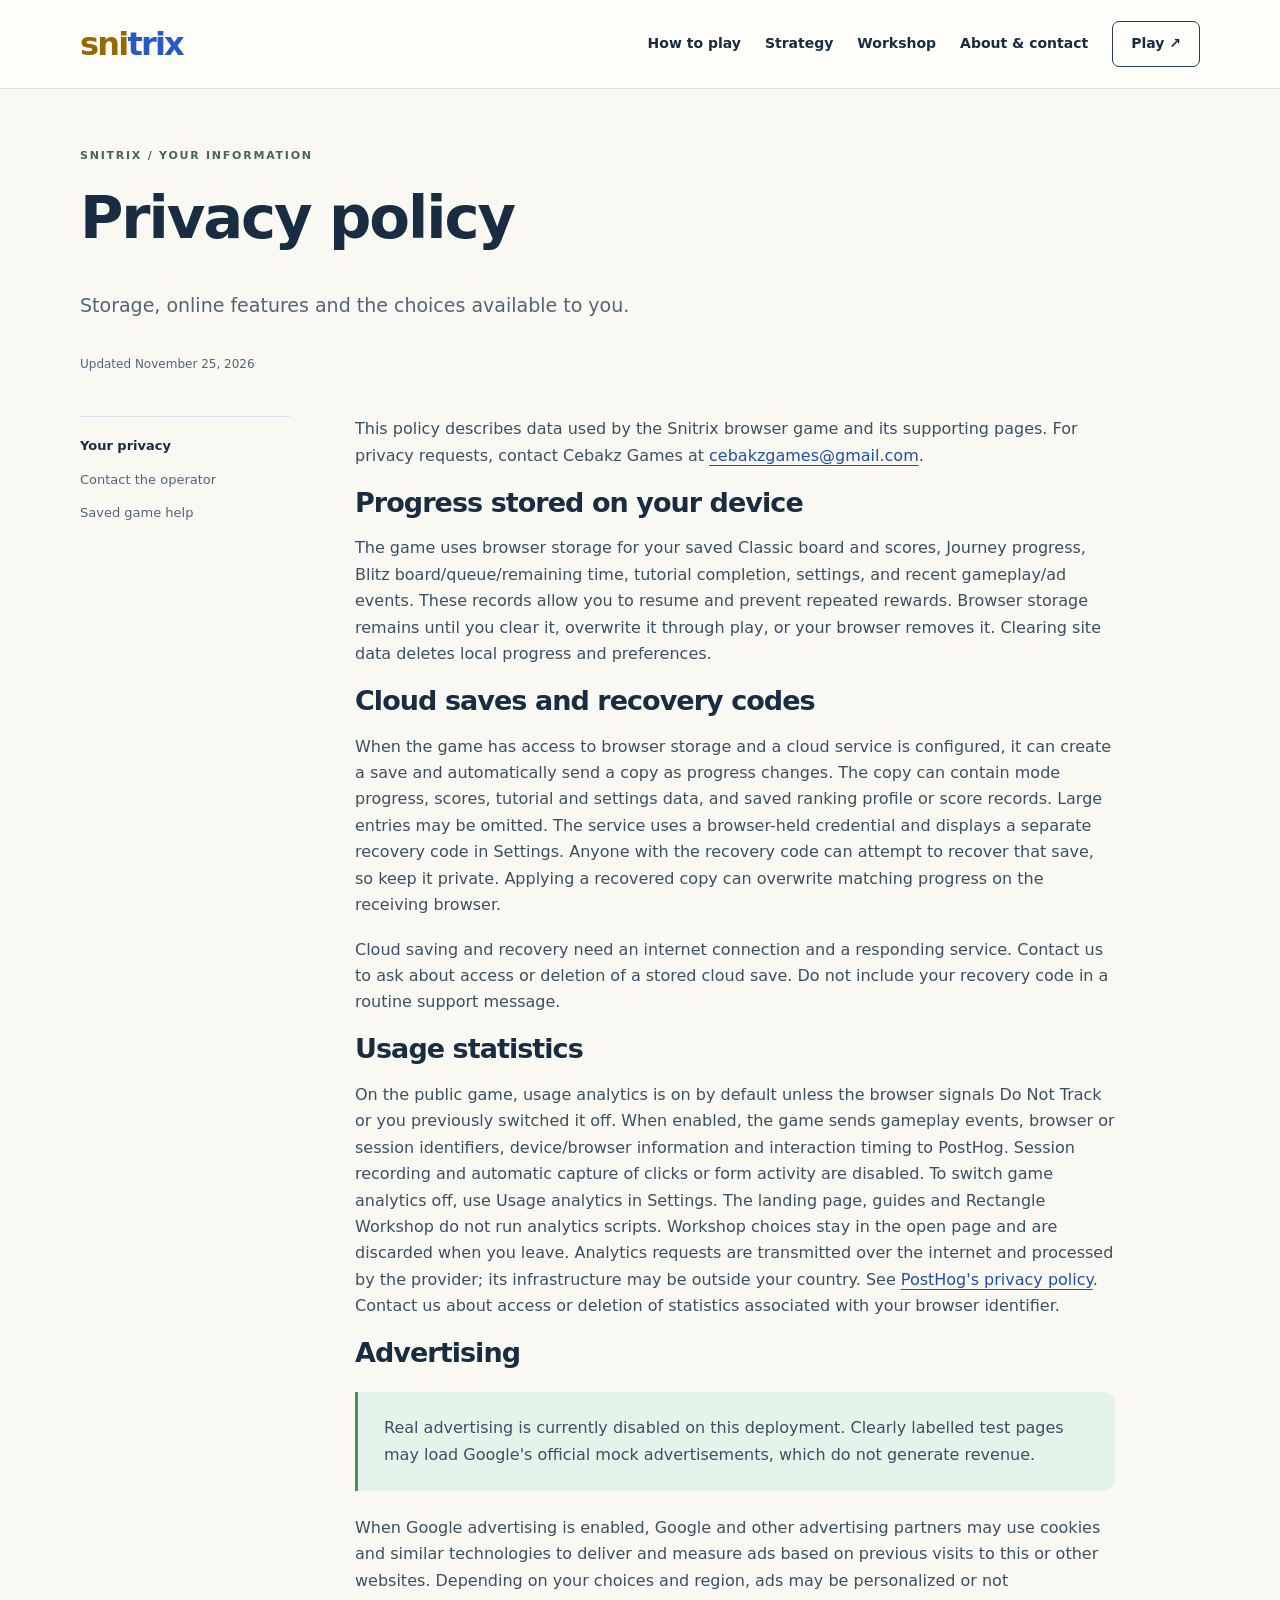
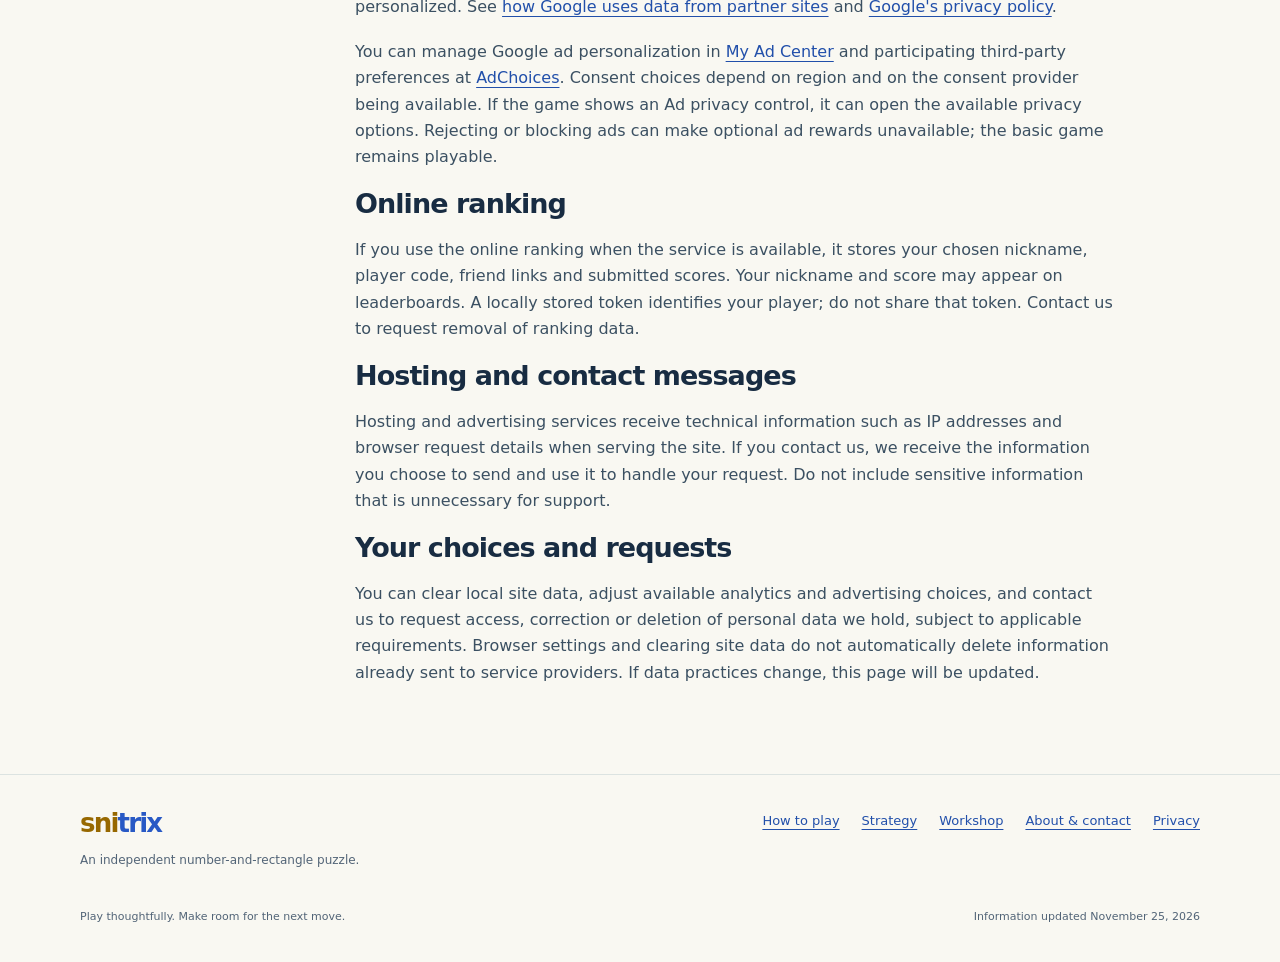
<file: privacy.html>
<!doctype html>
<html lang="en"><head><meta charset="utf-8"><meta name="viewport" content="width=device-width,initial-scale=1"><meta name="theme-color" content="#f9f8f2"><meta name="description" content="How Cebakz Games handles local progress, cloud recovery, usage analytics, rankings and advertising on Snitrix, with privacy contact information."><meta name="google-adsense-account" content="ca-pub-6560596157943658"><title>Privacy policy — Snitrix</title><link rel="canonical" href="https://cebakz.github.io/snipiko/privacy.html"><link rel="icon" href="./icon.svg"><link rel="stylesheet" href="./information.css"></head><body><a class="skip" href="#main">Skip to content</a><header class="header"><div class="wrap header-inner"><a class="brand" href="../" aria-label="Snitrix home"><span class="brand-sni">sni</span><span class="brand-trix">trix</span></a><nav class="nav" aria-label="Main navigation"><a href="./how-to-play.html" >How to play</a><a href="./strategy.html" >Strategy</a><a href="./workshop.html">Workshop</a><a href="./about.html" >About & contact</a><a class="nav-play" href="./">Play <span aria-hidden="true">↗</span></a></nav></div></header><main id="main" class="wrap"><div class="page-hero"><div class="eyebrow">SNITRIX / YOUR INFORMATION</div><h1>Privacy policy</h1><p class="lead">Storage, online features and the choices available to you.</p><span class="updated">Updated November 25, 2026</span></div><div class="article-layout"><nav class="toc" aria-label="On this page"><strong>Your privacy</strong><a href="./about.html#support">Contact the operator</a><a href="./how-to-play.html#controls">Saved game help</a></nav><article class="article"><p>This policy describes data used by the Snitrix browser game and its supporting pages. For privacy requests, contact Cebakz Games at <a href="mailto:cebakzgames@gmail.com">cebakzgames@gmail.com</a>.</p><h2>Progress stored on your device</h2><p>The game uses browser storage for your saved Classic board and scores, Journey progress, Blitz board/queue/remaining time, tutorial completion, settings, and recent gameplay/ad events. These records allow you to resume and prevent repeated rewards. Browser storage remains until you clear it, overwrite it through play, or your browser removes it. Clearing site data deletes local progress and preferences.</p><h2 id="cloud-save">Cloud saves and recovery codes</h2><p>When the game has access to browser storage and a cloud service is configured, it can create a save and automatically send a copy as progress changes. The copy can contain mode progress, scores, tutorial and settings data, and saved ranking profile or score records. Large entries may be omitted. The service uses a browser-held credential and displays a separate recovery code in Settings. Anyone with the recovery code can attempt to recover that save, so keep it private. Applying a recovered copy can overwrite matching progress on the receiving browser.</p><p>Cloud saving and recovery need an internet connection and a responding service. Contact us to ask about access or deletion of a stored cloud save. Do not include your recovery code in a routine support message.</p><h2>Usage statistics</h2><p>On the public game, usage analytics is on by default unless the browser signals Do Not Track or you previously switched it off. When enabled, the game sends gameplay events, browser or session identifiers, device/browser information and interaction timing to PostHog. Session recording and automatic capture of clicks or form activity are disabled. To switch game analytics off, use Usage analytics in Settings. The landing page, guides and Rectangle Workshop do not run analytics scripts. Workshop choices stay in the open page and are discarded when you leave. Analytics requests are transmitted over the internet and processed by the provider; its infrastructure may be outside your country. See <a href="https://posthog.com/privacy">PostHog's privacy policy</a>. Contact us about access or deletion of statistics associated with your browser identifier.</p><h2>Advertising</h2><p class="notice">Real advertising is currently disabled on this deployment. Clearly labelled test pages may load Google's official mock advertisements, which do not generate revenue.</p><p>When Google advertising is enabled, Google and other advertising partners may use cookies and similar technologies to deliver and measure ads based on previous visits to this or other websites. Depending on your choices and region, ads may be personalized or not personalized. See <a href="https://policies.google.com/technologies/partner-sites">how Google uses data from partner sites</a> and <a href="https://policies.google.com/privacy">Google's privacy policy</a>.</p><p>You can manage Google ad personalization in <a href="https://myadcenter.google.com/">My Ad Center</a> and participating third-party preferences at <a href="https://www.aboutads.info/choices/">AdChoices</a>. Consent choices depend on region and on the consent provider being available. If the game shows an Ad privacy control, it can open the available privacy options. Rejecting or blocking ads can make optional ad rewards unavailable; the basic game remains playable.</p><h2>Online ranking</h2><p>If you use the online ranking when the service is available, it stores your chosen nickname, player code, friend links and submitted scores. Your nickname and score may appear on leaderboards. A locally stored token identifies your player; do not share that token. Contact us to request removal of ranking data.</p><h2>Hosting and contact messages</h2><p>Hosting and advertising services receive technical information such as IP addresses and browser request details when serving the site. If you contact us, we receive the information you choose to send and use it to handle your request. Do not include sensitive information that is unnecessary for support.</p><h2>Your choices and requests</h2><p>You can clear local site data, adjust available analytics and advertising choices, and contact us to request access, correction or deletion of personal data we hold, subject to applicable requirements. Browser settings and clearing site data do not automatically delete information already sent to service providers. If data practices change, this page will be updated.</p></article></div></main><footer class="footer"><div class="wrap"><div class="footer-top"><div><a class="brand" href="../" aria-label="Snitrix home"><span class="brand-sni">sni</span><span class="brand-trix">trix</span></a><p class="fine" style="margin-top:12px">An independent number-and-rectangle puzzle.</p></div><nav aria-label="Footer navigation"><a href="./how-to-play.html">How to play</a><a href="./strategy.html">Strategy</a><a href="./workshop.html">Workshop</a><a href="./about.html">About & contact</a><a href="./privacy.html">Privacy</a></nav></div><div class="footer-bottom"><span>Play thoughtfully. Make room for the next move.</span><span>Information updated <time datetime="2026-11-25">November 25, 2026</time></span></div></div></footer></body></html>
</file>
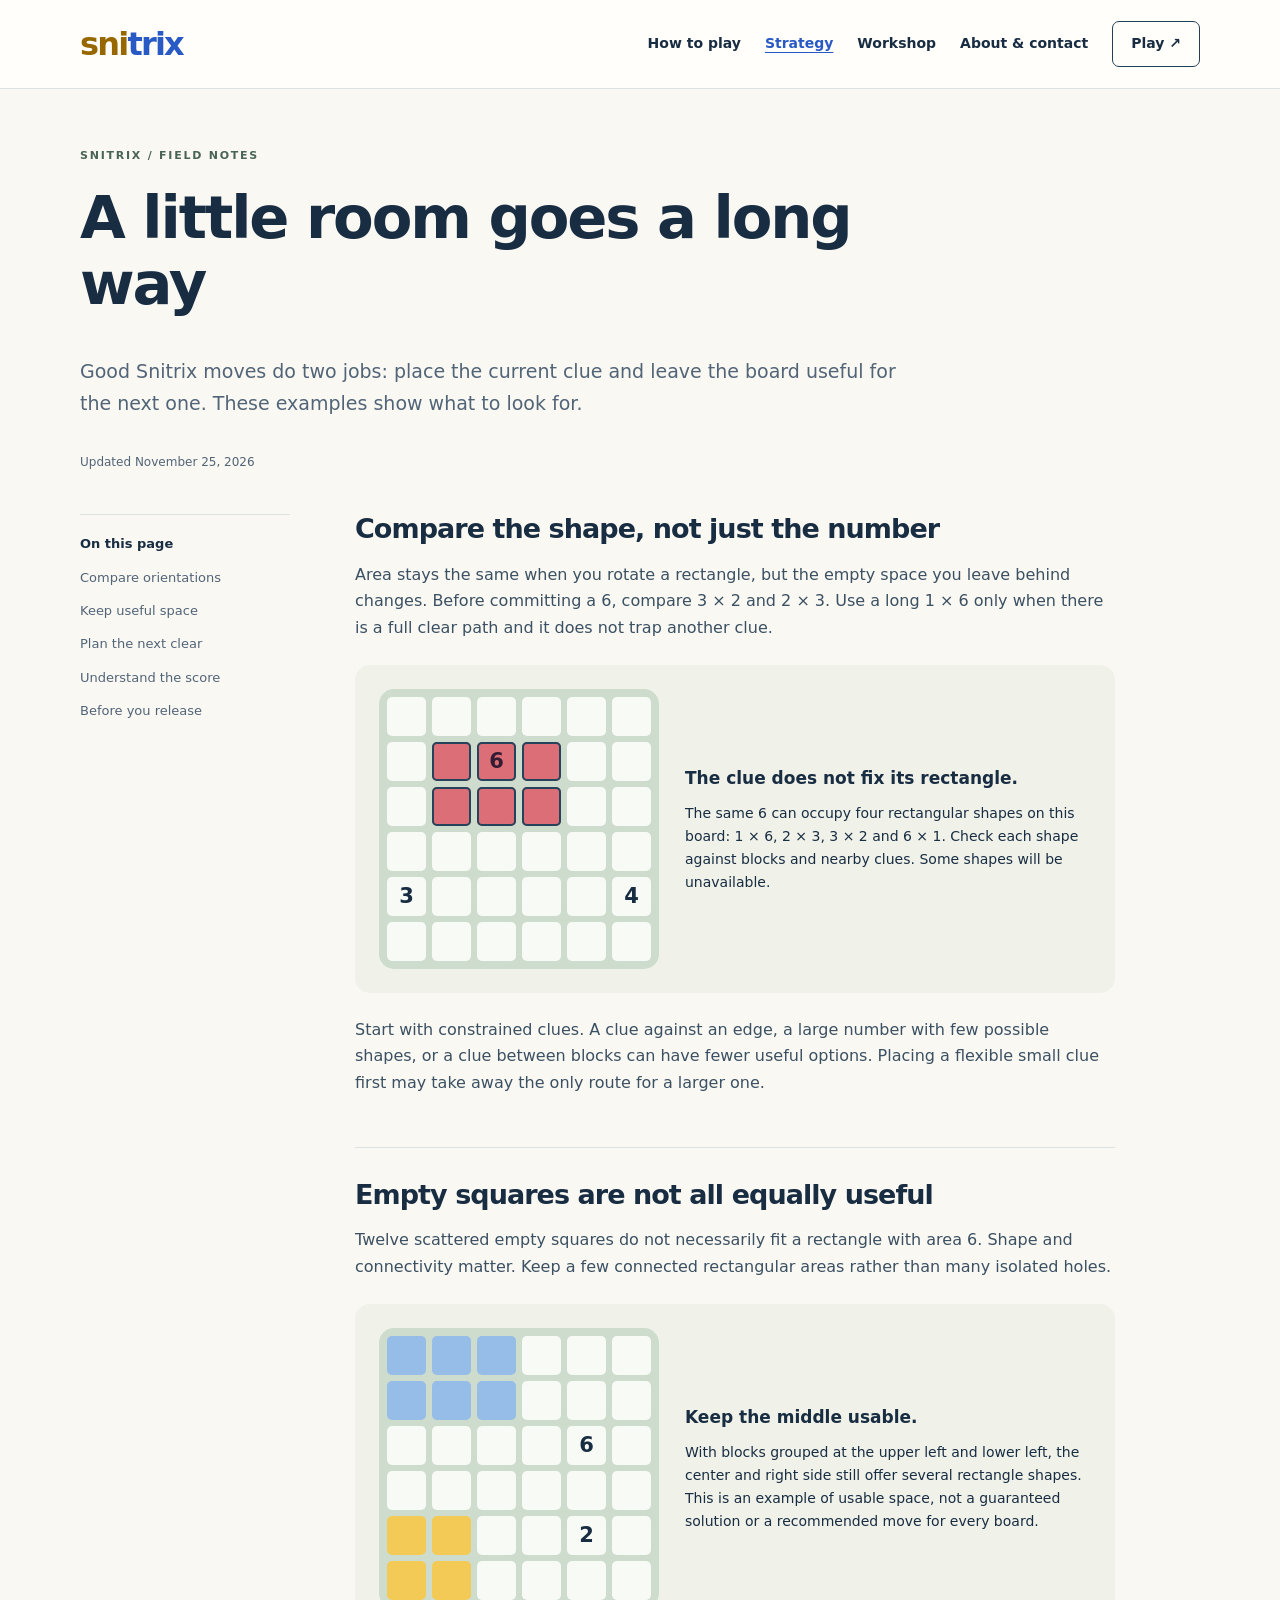
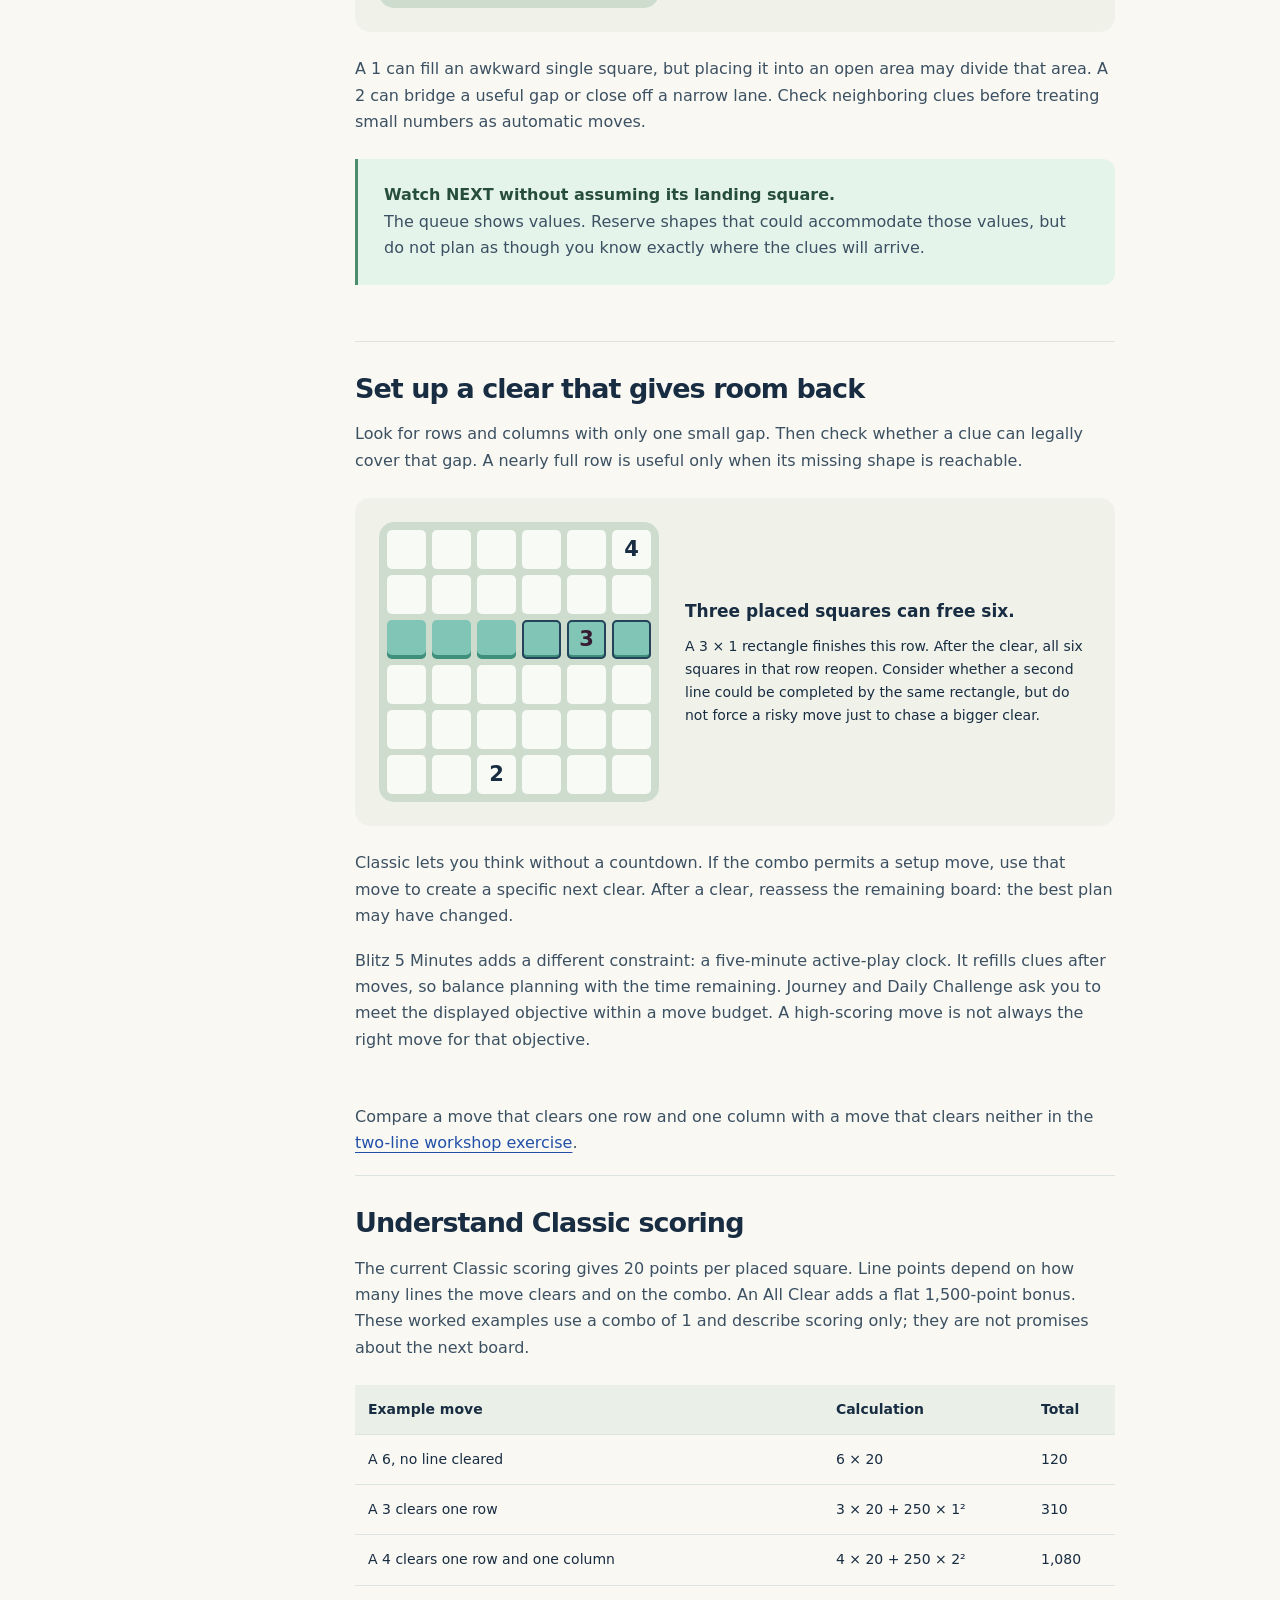
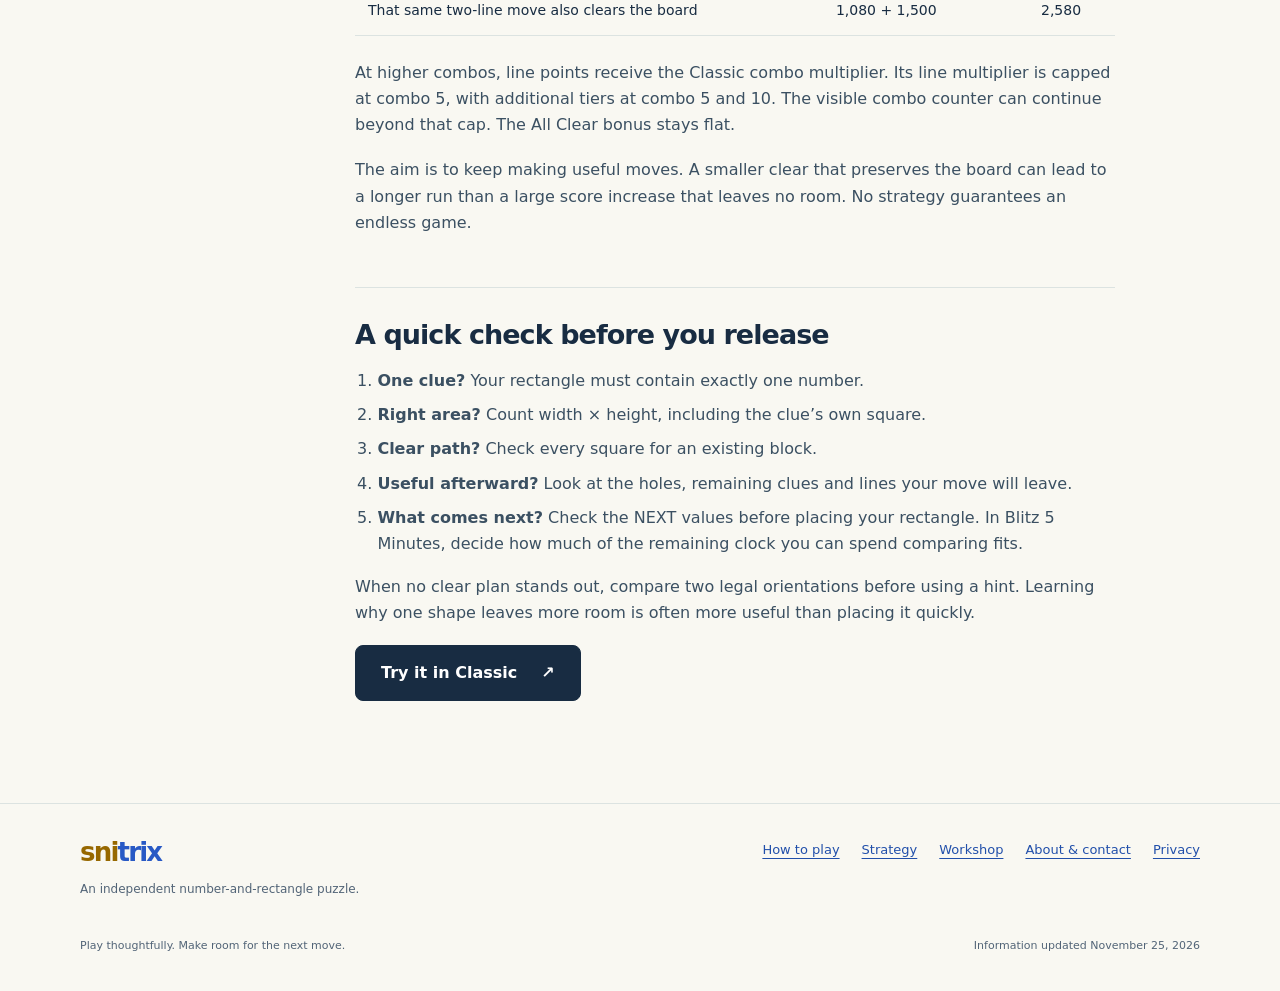
<file: strategy.html>
<!doctype html>
<html lang="en"><head><meta charset="utf-8"><meta name="viewport" content="width=device-width,initial-scale=1"><meta name="theme-color" content="#f9f8f2"><meta name="description" content="Compare Snitrix rectangle orientations, keep useful space open, and plan line clears. Worked Classic scoring examples and practice boards."><meta name="google-adsense-account" content="ca-pub-6560596157943658"><title>A little room goes a long way — Snitrix</title><link rel="canonical" href="https://cebakz.github.io/snipiko/strategy.html"><link rel="icon" href="./icon.svg"><link rel="stylesheet" href="./information.css"></head><body><a class="skip" href="#main">Skip to content</a><header class="header"><div class="wrap header-inner"><a class="brand" href="../" aria-label="Snitrix home"><span class="brand-sni">sni</span><span class="brand-trix">trix</span></a><nav class="nav" aria-label="Main navigation"><a href="./how-to-play.html" >How to play</a><a href="./strategy.html" aria-current="page">Strategy</a><a href="./workshop.html">Workshop</a><a href="./about.html" >About & contact</a><a class="nav-play" href="./">Play <span aria-hidden="true">↗</span></a></nav></div></header><main id="main" class="wrap"><div class="page-hero"><div class="eyebrow">SNITRIX / FIELD NOTES</div><h1>A little room goes a long way</h1><p class="lead">Good Snitrix moves do two jobs: place the current clue and leave the board useful for the next one. These examples show what to look for.</p><span class="updated">Updated November 25, 2026</span></div><div class="article-layout"><nav class="toc" aria-label="On this page"><strong>On this page</strong><a href="#orientations">Compare orientations</a><a href="#space">Keep useful space</a><a href="#lines">Plan the next clear</a><a href="#scoring">Understand the score</a><a href="#checklist">Before you release</a></nav><article class="article">
<section id="orientations"><h2>Compare the shape, not just the number</h2><p>Area stays the same when you rotate a rectangle, but the empty space you leave behind changes. Before committing a 6, compare 3 × 2 and 2 × 3. Use a long 1 × 6 only when there is a full clear path and it does not trap another clue.</p><figure class="example"><div class="board" aria-hidden="true"><span class="cell  "></span><span class="cell  "></span><span class="cell  "></span><span class="cell  "></span><span class="cell  "></span><span class="cell  "></span><span class="cell  "></span><span class="cell pink select "></span><span class="cell pink select ">6</span><span class="cell pink select "></span><span class="cell  "></span><span class="cell  "></span><span class="cell  "></span><span class="cell pink select "></span><span class="cell pink select "></span><span class="cell pink select "></span><span class="cell  "></span><span class="cell  "></span><span class="cell  "></span><span class="cell  "></span><span class="cell  "></span><span class="cell  "></span><span class="cell  "></span><span class="cell  "></span><span class="cell  ">3</span><span class="cell  "></span><span class="cell  "></span><span class="cell  "></span><span class="cell  "></span><span class="cell  ">4</span><span class="cell  "></span><span class="cell  "></span><span class="cell  "></span><span class="cell  "></span><span class="cell  "></span><span class="cell  "></span></div><figcaption><strong>The clue does not fix its rectangle.</strong>The same 6 can occupy four rectangular shapes on this board: 1 × 6, 2 × 3, 3 × 2 and 6 × 1. Check each shape against blocks and nearby clues. Some shapes will be unavailable.</figcaption></figure><p>Start with constrained clues. A clue against an edge, a large number with few possible shapes, or a clue between blocks can have fewer useful options. Placing a flexible small clue first may take away the only route for a larger one.</p></section>
<section id="space"><h2>Empty squares are not all equally useful</h2><p>Twelve scattered empty squares do not necessarily fit a rectangle with area 6. Shape and connectivity matter. Keep a few connected rectangular areas rather than many isolated holes.</p><figure class="example"><div class="board" aria-hidden="true"><span class="cell blue "></span><span class="cell blue "></span><span class="cell blue "></span><span class="cell  "></span><span class="cell  "></span><span class="cell  "></span><span class="cell blue "></span><span class="cell blue "></span><span class="cell blue "></span><span class="cell  "></span><span class="cell  "></span><span class="cell  "></span><span class="cell  "></span><span class="cell  "></span><span class="cell  "></span><span class="cell  "></span><span class="cell  ">6</span><span class="cell  "></span><span class="cell  "></span><span class="cell  "></span><span class="cell  "></span><span class="cell  "></span><span class="cell  "></span><span class="cell  "></span><span class="cell gold "></span><span class="cell gold "></span><span class="cell  "></span><span class="cell  "></span><span class="cell  ">2</span><span class="cell  "></span><span class="cell gold "></span><span class="cell gold "></span><span class="cell  "></span><span class="cell  "></span><span class="cell  "></span><span class="cell  "></span></div><figcaption><strong>Keep the middle usable.</strong>With blocks grouped at the upper left and lower left, the center and right side still offer several rectangle shapes. This is an example of usable space, not a guaranteed solution or a recommended move for every board.</figcaption></figure><p>A 1 can fill an awkward single square, but placing it into an open area may divide that area. A 2 can bridge a useful gap or close off a narrow lane. Check neighboring clues before treating small numbers as automatic moves.</p><div class="callout"><strong>Watch NEXT without assuming its landing square.</strong><p>The queue shows values. Reserve shapes that could accommodate those values, but do not plan as though you know exactly where the clues will arrive.</p></div></section>
<section id="lines"><h2>Set up a clear that gives room back</h2><p>Look for rows and columns with only one small gap. Then check whether a clue can legally cover that gap. A nearly full row is useful only when its missing shape is reachable.</p><figure class="example"><div class="board" aria-hidden="true"><span class="cell  "></span><span class="cell  "></span><span class="cell  "></span><span class="cell  "></span><span class="cell  "></span><span class="cell  ">4</span><span class="cell  "></span><span class="cell  "></span><span class="cell  "></span><span class="cell  "></span><span class="cell  "></span><span class="cell  "></span><span class="cell blue clear"></span><span class="cell blue clear"></span><span class="cell blue clear"></span><span class="cell pink select clear"></span><span class="cell pink select clear">3</span><span class="cell pink select clear"></span><span class="cell  "></span><span class="cell  "></span><span class="cell  "></span><span class="cell  "></span><span class="cell  "></span><span class="cell  "></span><span class="cell  "></span><span class="cell  "></span><span class="cell  "></span><span class="cell  "></span><span class="cell  "></span><span class="cell  "></span><span class="cell  "></span><span class="cell  "></span><span class="cell  ">2</span><span class="cell  "></span><span class="cell  "></span><span class="cell  "></span></div><figcaption><strong>Three placed squares can free six.</strong>A 3 × 1 rectangle finishes this row. After the clear, all six squares in that row reopen. Consider whether a second line could be completed by the same rectangle, but do not force a risky move just to chase a bigger clear.</figcaption></figure><p>Classic lets you think without a countdown. If the combo permits a setup move, use that move to create a specific next clear. After a clear, reassess the remaining board: the best plan may have changed.</p><p>Blitz 5 Minutes adds a different constraint: a five-minute active-play clock. It refills clues after moves, so balance planning with the time remaining. Journey and Daily Challenge ask you to meet the displayed objective within a move budget. A high-scoring move is not always the right move for that objective.</p></section>
<p>Compare a move that clears one row and one column with a move that clears neither in the <a href="./workshop.html#two-lines">two-line workshop exercise</a>.</p><section id="scoring"><h2>Understand Classic scoring</h2><p>The current Classic scoring gives 20 points per placed square. Line points depend on how many lines the move clears and on the combo. An All Clear adds a flat 1,500-point bonus. These worked examples use a combo of 1 and describe scoring only; they are not promises about the next board.</p><table><thead><tr><th scope="col">Example move</th><th scope="col">Calculation</th><th scope="col">Total</th></tr></thead><tbody><tr><td>A 6, no line cleared</td><td>6 × 20</td><td>120</td></tr><tr><td>A 3 clears one row</td><td>3 × 20 + 250 × 1²</td><td>310</td></tr><tr><td>A 4 clears one row and one column</td><td>4 × 20 + 250 × 2²</td><td>1,080</td></tr><tr><td>That same two-line move also clears the board</td><td>1,080 + 1,500</td><td>2,580</td></tr></tbody></table><p>At higher combos, line points receive the Classic combo multiplier. Its line multiplier is capped at combo 5, with additional tiers at combo 5 and 10. The visible combo counter can continue beyond that cap. The All Clear bonus stays flat.</p><p>The aim is to keep making useful moves. A smaller clear that preserves the board can lead to a longer run than a large score increase that leaves no room. No strategy guarantees an endless game.</p></section>
<section id="checklist"><h2>A quick check before you release</h2><ol><li><strong>One clue?</strong> Your rectangle must contain exactly one number.</li><li><strong>Right area?</strong> Count width × height, including the clue’s own square.</li><li><strong>Clear path?</strong> Check every square for an existing block.</li><li><strong>Useful afterward?</strong> Look at the holes, remaining clues and lines your move will leave.</li><li><strong>What comes next?</strong> Check the NEXT values before placing your rectangle. In Blitz 5 Minutes, decide how much of the remaining clock you can spend comparing fits.</li></ol><p>When no clear plan stands out, compare two legal orientations before using a hint. Learning why one shape leaves more room is often more useful than placing it quickly.</p><a class="button" href="./">Try it in Classic <span aria-hidden="true">↗</span></a></section></article></div></main><footer class="footer"><div class="wrap"><div class="footer-top"><div><a class="brand" href="../" aria-label="Snitrix home"><span class="brand-sni">sni</span><span class="brand-trix">trix</span></a><p class="fine" style="margin-top:12px">An independent number-and-rectangle puzzle.</p></div><nav aria-label="Footer navigation"><a href="./how-to-play.html">How to play</a><a href="./strategy.html">Strategy</a><a href="./workshop.html">Workshop</a><a href="./about.html">About & contact</a><a href="./privacy.html">Privacy</a></nav></div><div class="footer-bottom"><span>Play thoughtfully. Make room for the next move.</span><span>Information updated <time datetime="2026-11-25">November 25, 2026</time></span></div></div></footer></body></html>
</file>
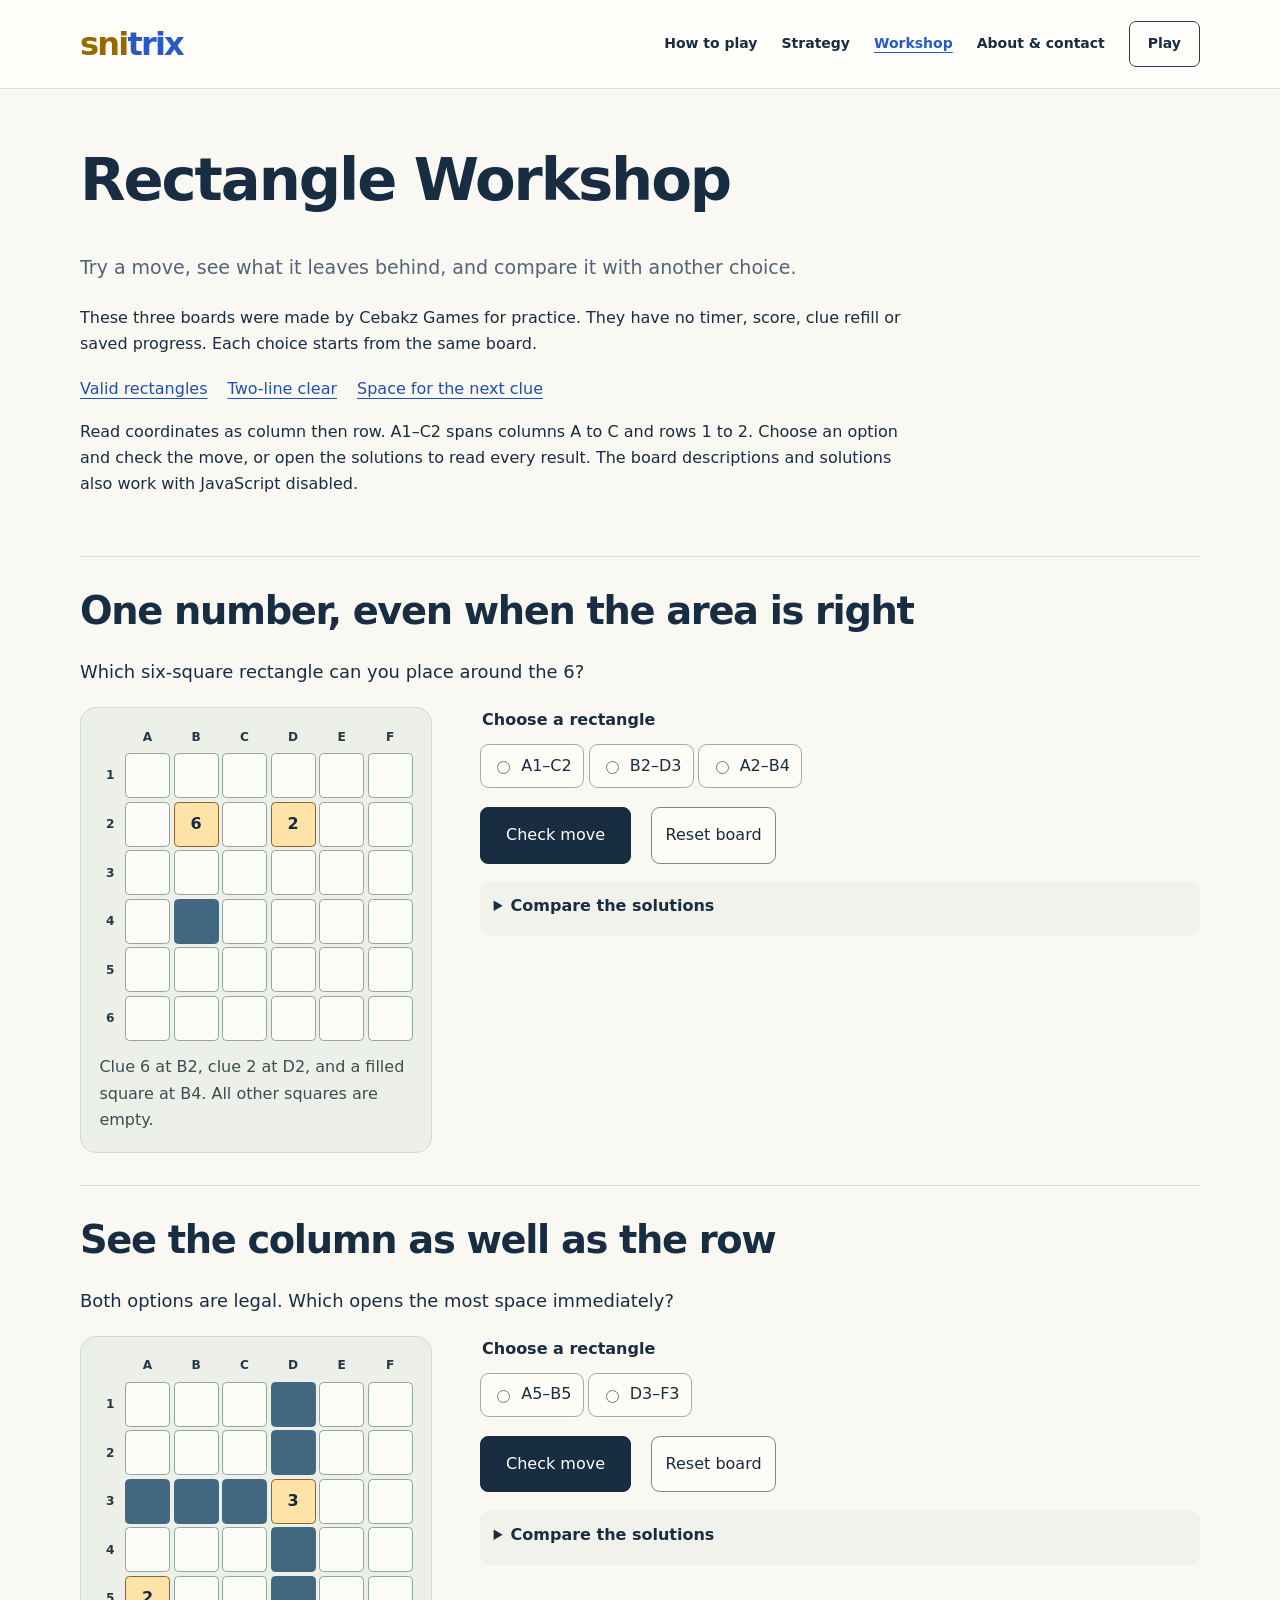
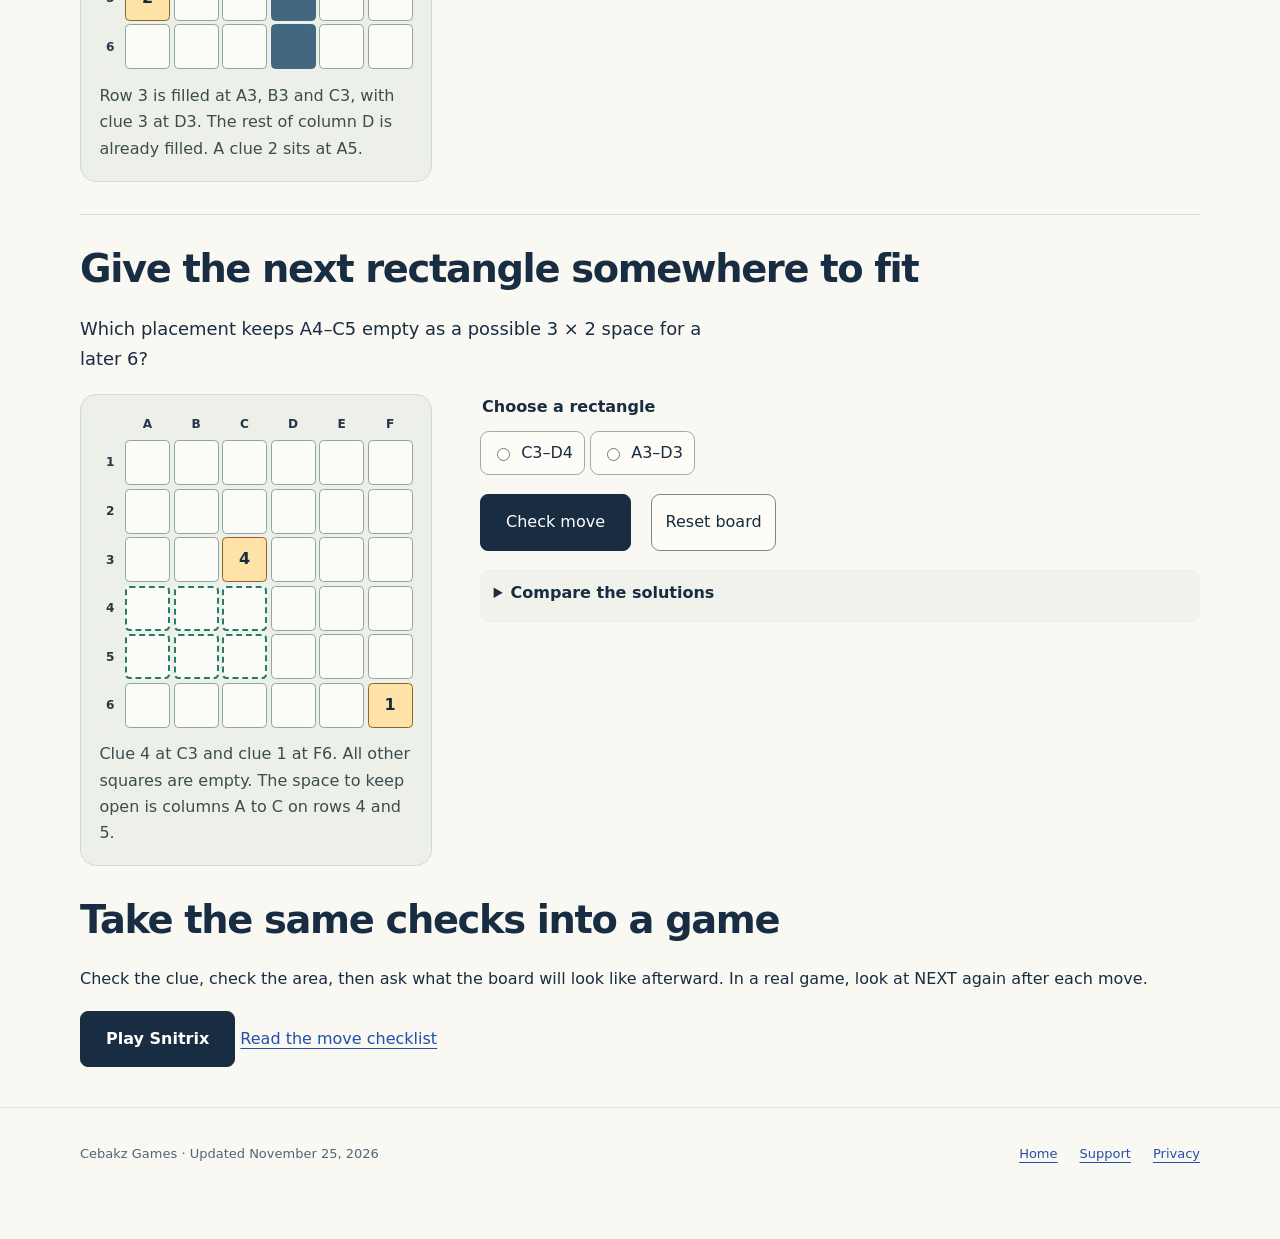
<file: workshop.html>
<!doctype html>
<html lang="en">
<head>
  <meta charset="utf-8">
  <meta name="viewport" content="width=device-width,initial-scale=1">
  <meta name="theme-color" content="#f9f8f2">
  <title>Rectangle Workshop | Snitrix</title>
  <meta name="description" content="Try three hand-built Snitrix boards. Compare legal rectangles, discover a two-line clear, and keep space open for the next clue.">
  <link rel="canonical" href="https://cebakz.github.io/snipiko/workshop.html">
  <link rel="icon" href="./icon.svg">
  <link rel="stylesheet" href="./information.css">
  <link rel="stylesheet" href="./workshop.css">
  <script src="./workshop.js" type="module"></script>
</head>
<body>
  <a class="skip" href="#main">Skip to content</a>
  <header class="header"><div class="wrap header-inner">
    <a class="brand" href="../" aria-label="Snitrix home"><span class="brand-sni">sni</span><span class="brand-trix">trix</span></a>
    <nav class="nav" aria-label="Main navigation"><a href="./how-to-play.html">How to play</a><a href="./strategy.html">Strategy</a><a href="./workshop.html" aria-current="page">Workshop</a><a href="./about.html">About &amp; contact</a><a class="nav-play" href="./">Play</a></nav>
  </div></header>
  <main id="main" class="wrap">
    <div class="page-hero"><h1>Rectangle Workshop</h1><p class="lead">Try a move, see what it leaves behind, and compare it with another choice.</p>
      <p>These three boards were made by Cebakz Games for practice. They have no timer, score, clue refill or saved progress. Each choice starts from the same board.</p>
      <nav class="lab-jumps" aria-label="Exercises"><a href="#one-clue">Valid rectangles</a><a href="#two-lines">Two-line clear</a><a href="#leave-room">Space for the next clue</a></nav>
      <p>Read coordinates as column then row. A1–C2 spans columns A to C and rows 1 to 2. Choose an option and check the move, or open the solutions to read every result. The board descriptions and solutions also work with JavaScript disabled.</p>
    </div>
    <section class="lab" id="one-clue" data-lesson="one-clue">
  <h2>One number, even when the area is right</h2>
  <p class="lab-question">Which six-square rectangle can you place around the 6?</p>
  <div class="lab-layout">
    <figure class="lab-figure">
      <div class="lab-coordinates" aria-hidden="true">
        <div class="lab-cols"><span>A</span><span>B</span><span>C</span><span>D</span><span>E</span><span>F</span></div>
        <div class="lab-rows"><span>1</span><span>2</span><span>3</span><span>4</span><span>5</span><span>6</span></div>
        <div class="lab-board" data-board=".......6.2.........#................"><span class="lab-cell empty" data-cell="A1"></span><span class="lab-cell empty" data-cell="B1"></span><span class="lab-cell empty" data-cell="C1"></span><span class="lab-cell empty" data-cell="D1"></span><span class="lab-cell empty" data-cell="E1"></span><span class="lab-cell empty" data-cell="F1"></span><span class="lab-cell empty" data-cell="A2"></span><span class="lab-cell clue" data-cell="B2">6</span><span class="lab-cell empty" data-cell="C2"></span><span class="lab-cell clue" data-cell="D2">2</span><span class="lab-cell empty" data-cell="E2"></span><span class="lab-cell empty" data-cell="F2"></span><span class="lab-cell empty" data-cell="A3"></span><span class="lab-cell empty" data-cell="B3"></span><span class="lab-cell empty" data-cell="C3"></span><span class="lab-cell empty" data-cell="D3"></span><span class="lab-cell empty" data-cell="E3"></span><span class="lab-cell empty" data-cell="F3"></span><span class="lab-cell empty" data-cell="A4"></span><span class="lab-cell block" data-cell="B4"></span><span class="lab-cell empty" data-cell="C4"></span><span class="lab-cell empty" data-cell="D4"></span><span class="lab-cell empty" data-cell="E4"></span><span class="lab-cell empty" data-cell="F4"></span><span class="lab-cell empty" data-cell="A5"></span><span class="lab-cell empty" data-cell="B5"></span><span class="lab-cell empty" data-cell="C5"></span><span class="lab-cell empty" data-cell="D5"></span><span class="lab-cell empty" data-cell="E5"></span><span class="lab-cell empty" data-cell="F5"></span><span class="lab-cell empty" data-cell="A6"></span><span class="lab-cell empty" data-cell="B6"></span><span class="lab-cell empty" data-cell="C6"></span><span class="lab-cell empty" data-cell="D6"></span><span class="lab-cell empty" data-cell="E6"></span><span class="lab-cell empty" data-cell="F6"></span></div>
      </div>
      <figcaption>Clue 6 at B2, clue 2 at D2, and a filled square at B4. All other squares are empty.</figcaption>
    </figure>
    <div>
      <form class="lab-form" hidden>
        <fieldset><legend>Choose a rectangle</legend><label class="lab-choice"><input type="radio" name="choice" value="0" data-start="A1" data-end="C2"> <span>A1–C2</span></label><label class="lab-choice"><input type="radio" name="choice" value="1" data-start="B2" data-end="D3"> <span>B2–D3</span></label><label class="lab-choice"><input type="radio" name="choice" value="2" data-start="A2" data-end="B4"> <span>A2–B4</span></label></fieldset>
        <div class="lab-actions"><button class="button" type="submit">Check move</button><button class="lab-reset" type="reset">Reset board</button></div>
        <p class="lab-result" role="status" aria-atomic="true"></p>
      </form>
      <details class="lab-answers"><summary>Compare the solutions</summary><ul><li data-legal="true" data-lines="0"><strong>A1–C2.</strong> <span>Legal. Three columns by two rows makes six. The 6 at B2 is the only clue in the rectangle.</span></li><li data-legal="false" data-lines="0"><strong>B2–D3.</strong> <span>Two clues. This rectangle also covers six squares, but it contains both 6 and 2. You can only place one clue at a time.</span></li><li data-legal="false" data-lines="0"><strong>A2–B4.</strong> <span>Blocked. This orientation has area six and contains the 6, but B4 is already filled. Rotate or move the rectangle around the clue.</span></li></ul><p>Check the contents as well as the area. Rotating a rectangle preserves its area, but changes which clues and blocks it covers.</p></details>
    </div>
  </div>
</section>
<section class="lab" id="two-lines" data-lesson="two-lines">
  <h2>See the column as well as the row</h2>
  <p class="lab-question">Both options are legal. Which opens the most space immediately?</p>
  <div class="lab-layout">
    <figure class="lab-figure">
      <div class="lab-coordinates" aria-hidden="true">
        <div class="lab-cols"><span>A</span><span>B</span><span>C</span><span>D</span><span>E</span><span>F</span></div>
        <div class="lab-rows"><span>1</span><span>2</span><span>3</span><span>4</span><span>5</span><span>6</span></div>
        <div class="lab-board" data-board="...#.....#..###3.....#..2..#.....#.."><span class="lab-cell empty" data-cell="A1"></span><span class="lab-cell empty" data-cell="B1"></span><span class="lab-cell empty" data-cell="C1"></span><span class="lab-cell block" data-cell="D1"></span><span class="lab-cell empty" data-cell="E1"></span><span class="lab-cell empty" data-cell="F1"></span><span class="lab-cell empty" data-cell="A2"></span><span class="lab-cell empty" data-cell="B2"></span><span class="lab-cell empty" data-cell="C2"></span><span class="lab-cell block" data-cell="D2"></span><span class="lab-cell empty" data-cell="E2"></span><span class="lab-cell empty" data-cell="F2"></span><span class="lab-cell block" data-cell="A3"></span><span class="lab-cell block" data-cell="B3"></span><span class="lab-cell block" data-cell="C3"></span><span class="lab-cell clue" data-cell="D3">3</span><span class="lab-cell empty" data-cell="E3"></span><span class="lab-cell empty" data-cell="F3"></span><span class="lab-cell empty" data-cell="A4"></span><span class="lab-cell empty" data-cell="B4"></span><span class="lab-cell empty" data-cell="C4"></span><span class="lab-cell block" data-cell="D4"></span><span class="lab-cell empty" data-cell="E4"></span><span class="lab-cell empty" data-cell="F4"></span><span class="lab-cell clue" data-cell="A5">2</span><span class="lab-cell empty" data-cell="B5"></span><span class="lab-cell empty" data-cell="C5"></span><span class="lab-cell block" data-cell="D5"></span><span class="lab-cell empty" data-cell="E5"></span><span class="lab-cell empty" data-cell="F5"></span><span class="lab-cell empty" data-cell="A6"></span><span class="lab-cell empty" data-cell="B6"></span><span class="lab-cell empty" data-cell="C6"></span><span class="lab-cell block" data-cell="D6"></span><span class="lab-cell empty" data-cell="E6"></span><span class="lab-cell empty" data-cell="F6"></span></div>
      </div>
      <figcaption>Row 3 is filled at A3, B3 and C3, with clue 3 at D3. The rest of column D is already filled. A clue 2 sits at A5.</figcaption>
    </figure>
    <div>
      <form class="lab-form" hidden>
        <fieldset><legend>Choose a rectangle</legend><label class="lab-choice"><input type="radio" name="choice" value="0" data-start="A5" data-end="B5"> <span>A5–B5</span></label><label class="lab-choice"><input type="radio" name="choice" value="1" data-start="D3" data-end="F3"> <span>D3–F3</span></label></fieldset>
        <div class="lab-actions"><button class="button" type="submit">Check move</button><button class="lab-reset" type="reset">Reset board</button></div>
        <p class="lab-result" role="status" aria-atomic="true"></p>
      </form>
      <details class="lab-answers"><summary>Compare the solutions</summary><ul><li data-legal="true" data-lines="0"><strong>A5–B5.</strong> <span>Legal, but it clears no lines. Both squares stay filled and the 3 is still available for a later move.</span></li><li data-legal="true" data-lines="2"><strong>D3–F3.</strong> <span>Legal and clears row 3 and column D together. The two lines share D3, so they clear eleven distinct squares, not twelve. The clue 2 remains.</span></li></ul><p>Before placing a rectangle to finish a row, check whether any of its cells also complete a column. The two-line move clears eleven squares and leaves only the clue 2 on the board. The other move fills two squares without clearing a line.</p></details>
    </div>
  </div>
</section>
<section class="lab" id="leave-room" data-lesson="leave-room">
  <h2>Give the next rectangle somewhere to fit</h2>
  <p class="lab-question">Which placement keeps A4–C5 empty as a possible 3 × 2 space for a later 6?</p>
  <div class="lab-layout">
    <figure class="lab-figure">
      <div class="lab-coordinates" aria-hidden="true">
        <div class="lab-cols"><span>A</span><span>B</span><span>C</span><span>D</span><span>E</span><span>F</span></div>
        <div class="lab-rows"><span>1</span><span>2</span><span>3</span><span>4</span><span>5</span><span>6</span></div>
        <div class="lab-board" data-board="..............4....................1"><span class="lab-cell empty" data-cell="A1"></span><span class="lab-cell empty" data-cell="B1"></span><span class="lab-cell empty" data-cell="C1"></span><span class="lab-cell empty" data-cell="D1"></span><span class="lab-cell empty" data-cell="E1"></span><span class="lab-cell empty" data-cell="F1"></span><span class="lab-cell empty" data-cell="A2"></span><span class="lab-cell empty" data-cell="B2"></span><span class="lab-cell empty" data-cell="C2"></span><span class="lab-cell empty" data-cell="D2"></span><span class="lab-cell empty" data-cell="E2"></span><span class="lab-cell empty" data-cell="F2"></span><span class="lab-cell empty" data-cell="A3"></span><span class="lab-cell empty" data-cell="B3"></span><span class="lab-cell clue" data-cell="C3">4</span><span class="lab-cell empty" data-cell="D3"></span><span class="lab-cell empty" data-cell="E3"></span><span class="lab-cell empty" data-cell="F3"></span><span class="lab-cell empty reserve" data-cell="A4"></span><span class="lab-cell empty reserve" data-cell="B4"></span><span class="lab-cell empty reserve" data-cell="C4"></span><span class="lab-cell empty" data-cell="D4"></span><span class="lab-cell empty" data-cell="E4"></span><span class="lab-cell empty" data-cell="F4"></span><span class="lab-cell empty reserve" data-cell="A5"></span><span class="lab-cell empty reserve" data-cell="B5"></span><span class="lab-cell empty reserve" data-cell="C5"></span><span class="lab-cell empty" data-cell="D5"></span><span class="lab-cell empty" data-cell="E5"></span><span class="lab-cell empty" data-cell="F5"></span><span class="lab-cell empty" data-cell="A6"></span><span class="lab-cell empty" data-cell="B6"></span><span class="lab-cell empty" data-cell="C6"></span><span class="lab-cell empty" data-cell="D6"></span><span class="lab-cell empty" data-cell="E6"></span><span class="lab-cell clue" data-cell="F6">1</span></div>
      </div>
      <figcaption>Clue 4 at C3 and clue 1 at F6. All other squares are empty. The space to keep open is columns A to C on rows 4 and 5.</figcaption>
    </figure>
    <div>
      <form class="lab-form" hidden>
        <fieldset><legend>Choose a rectangle</legend><label class="lab-choice"><input type="radio" name="choice" value="0" data-start="C3" data-end="D4"> <span>C3–D4</span></label><label class="lab-choice"><input type="radio" name="choice" value="1" data-start="A3" data-end="D3"> <span>A3–D3</span></label></fieldset>
        <div class="lab-actions"><button class="button" type="submit">Check move</button><button class="lab-reset" type="reset">Reset board</button></div>
        <p class="lab-result" role="status" aria-atomic="true"></p>
      </form>
      <details class="lab-answers"><summary>Compare the solutions</summary><ul><li data-legal="true" data-lines="0"><strong>C3–D4.</strong> <span>Legal as a 2 × 2, but it fills C4 and breaks the specific 3 × 2 space we wanted to keep. Other fits could still exist elsewhere.</span></li><li data-legal="true" data-lines="0"><strong>A3–D3.</strong> <span>Legal as a 4 × 1. All six squares of A4–C5 stay empty. This gives you one possible shape to use if a 6 later appears in a suitable spot.</span></li></ul><p>Useful room has a shape. In a real game NEXT shows values and the game chooses where clues land. Keeping one space open gives you an option, without guaranteeing the next move.</p></details>
    </div>
  </div>
</section>
    <div class="lab-next"><h2>Take the same checks into a game</h2><p>Check the clue, check the area, then ask what the board will look like afterward. In a real game, look at NEXT again after each move.</p><a class="button" href="./">Play Snitrix</a> <a href="./strategy.html#checklist">Read the move checklist</a></div>
  </main>
  <footer class="footer"><div class="wrap footer-top"><p>Cebakz Games · Updated <time datetime="2026-11-25">November 25, 2026</time></p><nav aria-label="Footer navigation"><a href="../">Home</a><a href="./about.html#support">Support</a><a href="./privacy.html">Privacy</a></nav></div></footer>
</body>
</html>
</file>
<file: assets/index-6RQ8g6Hv.css>
@import"https://fonts.googleapis.com/css2?family=DM+Sans:wght@400;500;600;700&family=Lilita+One&family=Space+Grotesk:wght@400;500;600;700&display=swap";.webapp-update{box-sizing:border-box;display:grid;gap:10px;padding:14px;border:1px solid #a7d8ee77;border-radius:14px;background:#21365c;color:#f1f6ff;inline-size:100%;min-inline-size:0}.webapp-update[hidden]{display:none!important}.webapp-update__message{margin:0;font:500 14px/1.5 system-ui,sans-serif}.webapp-update>div{display:flex;flex-wrap:wrap;gap:8px}.webapp-update button{min-block-size:44px;padding:9px 16px;border:1px solid #bfd8f566;border-radius:10px;background:#344d7d;color:#f1f6ff;font:700 14px/1.4 system-ui,sans-serif;cursor:pointer}.webapp-update .webapp-update__apply{background:#d6fa75;color:#26334f;border-color:#d6fa75}.webapp-update button:focus-visible{outline:3px solid #8ee8ff;outline-offset:3px}.webapp-update button:disabled{opacity:.6;cursor:wait}.webapp-update-slot{width:min(100%,350px);margin-inline:auto}.webapp-update-slot:has(.webapp-update:not([hidden])){margin-block-start:14px}.result-share{display:grid;gap:8px;inline-size:100%;min-inline-size:0;text-align:center}.result-share[hidden],.result-share [hidden]{display:none!important}.result-share__actions{display:grid;grid-template-columns:repeat(2,minmax(0,1fr));gap:8px}.result-share__actions>a,.result-share__actions>button{box-sizing:border-box;display:grid;place-items:center;min-inline-size:0;min-block-size:44px;margin:0;padding:10px 8px;border:1px solid #a9c8ef55;border-radius:12px;background:#344d7d;color:#f3f7ff;font:700 13px/1.3 system-ui,sans-serif;text-decoration:none;overflow-wrap:anywhere;cursor:pointer}.result-share__actions>.result-share__whatsapp{background:#21604f;border-color:#67c5a480}.result-share__actions>.result-share__instagram{background:#64458c;border-color:#c79def80}.result-share__actions>:focus-visible,.result-share__manual-copy:focus-visible{outline:3px solid #d6fa75;outline-offset:3px}.result-share__actions>:disabled,.result-share__actions>[aria-disabled=true]{opacity:.55;cursor:default}.result-share__help,.result-share__status,.result-share__preview p{margin:0;font:400 12px/1.5 system-ui,sans-serif;color:#d5e2fa}.result-share__status{min-block-size:18px;color:#e3f8ad}.result-share__preview{display:grid;justify-items:center;gap:8px}.result-share__preview img{display:block;max-inline-size:100%;max-block-size:280px;inline-size:auto;block-size:auto;border-radius:10px}.result-share__manual-copy{box-sizing:border-box;inline-size:100%;min-inline-size:0;padding:10px;border:1px solid #a9c8ef;border-radius:8px;background:#1b2e59;color:#f3f7ff;font:14px/1.4 system-ui,sans-serif}.result-share-dialog{background:#21365c;color:#f1f6ff;text-align:center}.result-share-dialog h2{margin-block:6px 8px}.result-share-summary{margin-block:0 18px}.classic-end .end-share-button{color:#d6e6ff;min-height:44px;margin-block-start:4px}.record-share-button{min-height:44px}.record-share-panel{padding:12px;margin-block-start:10px;min-inline-size:0;border-radius:14px;background:#21365c;color:#f1f6ff}.record-share-panel[hidden]{display:none!important}.journey-screen{padding-bottom:24px}.journey-header{display:flex;align-items:center;gap:12px;min-height:72px;border-bottom:1px solid #ffffff25}.journey-header>div{flex:1;min-width:0}.journey-header small,.journey-header strong{display:block}.journey-header small{font-size:9px;letter-spacing:2px;color:#b9d3ff}.journey-header strong{font-size:21px;letter-spacing:-.6px}.journey-total{border-radius:20px;padding:8px 11px;background:#17295366;color:#ffda71;font-size:13px;font-weight:700}.journey-screen[data-view=play] .journey-total{display:none}.journey-header .icon-button{flex-shrink:0}.journey-back,.journey-settings{display:grid;place-items:center;padding:0}.journey-screen[data-view=map] .journey-sound{display:none}.journey-eyebrow{font-size:10px;font-weight:700;letter-spacing:1.5px;color:#c4dcff}.journey-rule{text-align:center;font-size:11px;color:#b6d3ef;line-height:1.8}.journey-stage-heading{display:flex;align-items:center;justify-content:space-between;gap:8px;padding:14px 0;font-size:12px;font-weight:700}.journey-stage-heading .text-button{color:#d5e4ff;font-size:11px;width:auto;margin:0;min-height:40px}.journey-hud{display:flex;gap:12px;align-items:stretch}.journey-moves.low strong{color:#ffc185}.journey-goals{display:flex;flex-direction:column;gap:7px;border:1px solid #a2d3ff33;background:#1c448365;border-radius:12px;padding:9px 12px;margin-top:10px}.journey-goal>div{display:flex;align-items:center;justify-content:space-between;gap:4px;font-size:11px}.journey-goal b{color:#e7f8a5;font-size:12px}.journey-goal progress{width:100%;height:7px;display:block;margin-top:7px;border:0;border-radius:6px;background:#182f61;accent-color:#c4ef7e;overflow:hidden}.journey-goal progress::-webkit-progress-bar{background:#182f61}.journey-goal progress::-webkit-progress-value{background:#c4ef7e;border-radius:6px}.journey-board-wrap{margin-top:44px}.journey-next{display:flex;align-items:center;gap:9px;margin-top:20px}.journey-next>span{color:#bed7f8;font-size:8px;letter-spacing:1px}.journey-next>div{display:flex;gap:6px}.journey-next>div b{display:grid;place-items:center;width:28px;height:30px;background:#edf0ec;border-radius:6px;color:#303144;box-shadow:0 3px #a9b4c4}.journey-dialog .journey-eyebrow{color:#7254a3}.journey-dialog h2{margin-top:12px;font-size:31px;letter-spacing:-1px}.journey-dialog p{font-size:13px;line-height:1.7;color:#6e627b}.journey-result-stars{font-size:44px;color:#dc9c22;letter-spacing:7px;margin:18px 0}.journey-objectives{list-style:none;text-align:left;padding:15px;background:#e9e4f5;border-radius:14px;font-size:13px;color:#554375}.journey-objectives li+li{margin-top:12px}.journey-objectives b{display:block;margin:5px 0 0 18px}.journey-coaching{text-align:left;padding:13px 15px;border-radius:14px;border:1px solid #cdddc5;background:#e9f1de;color:#42583f}.journey-coaching strong{font-size:13px}.journey-dialog .journey-coaching p{margin:6px 0;color:#4f654a;font-size:12px;line-height:1.55}.journey-coaching small{display:block;font-size:10px;line-height:1.5;color:#687b61}.journey-save-note{background:#fff0c5;border-radius:10px;padding:12px;color:#66491c;font-size:12px}@media(max-height:740px){.journey-header{min-height:64px}.journey-stage-heading{padding:6px 0}.journey-board-wrap{margin-top:38px}}@media(max-width:360px){.journey-header strong{font-size:18px}.journey-total{font-size:11px}}.journey-goals{flex-direction:row;gap:8px;padding:8px 10px;min-height:58px;margin-top:8px;align-items:stretch}.journey-goal{flex:1 1 0;min-width:0;display:flex;flex-direction:column;justify-content:center;gap:2px;text-align:center}.journey-goal>span{font-size:10px;letter-spacing:.4px;color:#c4dcff;white-space:nowrap;overflow:hidden;text-overflow:ellipsis}.journey-goal>b{font-size:13px;color:#e7f8a5;white-space:nowrap}.journey-goal progress{margin-top:3px;height:6px}.journey-goal.done>b:after{content:" ✓"}.journey-goal+.journey-goal{border-left:1px solid #a2d3ff33;padding-left:8px}.journey-star-need{display:flex;gap:8px;margin-top:2px;font-size:10px;font-weight:700;color:#a9bfe6;white-space:nowrap}.journey-star-need .on{color:#ffda71}.journey-moves strong{margin-top:1px}.journey-brief{position:absolute;z-index:9;inset:12% 8% auto;display:flex;flex-direction:column;gap:6px;align-items:center;text-align:center;padding:14px 14px 12px;border-radius:16px;border:1px solid #ffe28d99;background:#173465f2;color:#fff;box-shadow:0 10px 30px #0008;font:inherit;cursor:pointer;animation:journey-brief-in .25s ease-out both}.journey-brief[hidden]{display:none}.journey-brief b{font-size:16px;color:#ffe183}.journey-brief span{font-size:14px}.journey-brief small{font-size:11px;color:#cfe0ff}@keyframes journey-brief-in{0%{opacity:0;transform:translateY(-6px)}to{opacity:1;transform:none}}@media(prefers-reduced-motion:reduce){.journey-brief{animation:none}}.journey-dialog .journey-snip{margin:10px 0 0;padding:8px 12px;border-radius:12px;background:#dfeaff;color:#27406e;font-weight:700;font-size:13px;line-height:1.4}.journey-replay{color:#7254a3}.journey-screen[data-view=play] .journey-header{min-height:60px}.journey-screen[data-view=play] .journey-stage-heading{padding:12px 0 6px}.journey-play .score-card{padding:10px 16px 11px}.journey-play .score-card strong{font-size:28px;line-height:1.1;margin-top:1px}.journey-play .journey-goals{min-height:56px;margin-top:10px;padding:6px 10px}.journey-play .board-info{margin-top:10px;min-height:60px;padding:8px 12px}.journey-play .journey-board-wrap{margin-top:28px}.journey-play .journey-tools{margin-top:8px}.journey-play .journey-tool{min-height:46px}.journey-play .journey-tool-help{margin:4px 2px 0;min-height:14px}.journey-play .controls{margin-top:4px}.journey-play .controls button{min-height:40px}@media(max-height:760px){.journey-screen[data-view=play] .journey-header{min-height:46px}.journey-screen[data-view=play] .journey-stage-heading{padding:4px 0 0}.journey-play .score-card{padding:5px 12px 6px}.journey-play .score-card strong{font-size:24px}.journey-play .journey-goals{min-height:46px;margin-top:6px;padding:5px 8px}.journey-play .board-info{margin-top:6px;min-height:54px;padding:6px 12px}.journey-play .journey-board-wrap{margin-top:22px}.journey-play .journey-tools{margin-top:6px}.journey-play .journey-tool{min-height:40px;padding:3px 4px}.journey-play .journey-tool .tool-icon{font-size:17px}.journey-play .controls button{min-height:38px}}.journey-gate-card{display:grid;justify-items:center;text-align:center;gap:10px}.journey-gate-bar{position:relative;width:100%;height:30px;border-radius:15px;background:#e9e2f1;overflow:hidden}.journey-gate-bar i{position:absolute;inset:0 auto 0 0;background:linear-gradient(90deg,#ffd23c,#ffb03c);border-radius:15px}.journey-gate-bar span{position:relative;display:grid;place-items:center;height:100%;font-weight:800;color:#4b3a8a}.journey-goal{position:relative}.journey-goal.bump{animation:journey-goal-bump .5s cubic-bezier(.2,.8,.3,1.4)}.journey-goal.done{box-shadow:inset 0 0 0 2px #c4ef7e;border-radius:12px}@keyframes journey-goal-bump{30%{transform:scale(1.12);filter:brightness(1.4)}}.journey-goal-plus{position:absolute;top:-4px;right:8px;font:800 13px/1 Lilita One,Arial Black,sans-serif;font-style:normal;color:#ffe27a;text-shadow:0 2px 0 #3a2470;pointer-events:none;animation:journey-goal-plus .9s ease-out forwards}@keyframes journey-goal-plus{0%{transform:translateY(6px);opacity:0}25%{opacity:1}to{transform:translateY(-16px);opacity:0}}.journey-goal-check{position:absolute;top:-8px;left:50%;translate:-50% 0;width:22px;height:22px;display:grid;place-items:center;border-radius:50%;background:#4fd36b;color:#fff;font:900 13px/1 sans-serif;font-style:normal;border:2px solid #fff;animation:journey-check .5s cubic-bezier(.2,.8,.3,1.6)}@keyframes journey-check{0%{transform:scale(0)}}.journey-finale-banner{position:absolute;left:50%;top:42%;z-index:8;translate:-50% -50%;white-space:nowrap;pointer-events:none;font:400 40px/1 Lilita One,Arial Black,sans-serif;color:#ffe46b;-webkit-text-stroke:2px #3a2470;text-shadow:0 5px 0 #3a2470,0 0 30px #ffd23c99;animation:journey-banner .6s cubic-bezier(.2,.8,.3,1.4)}@keyframes journey-banner{0%{transform:scale(.2) rotate(-10deg);opacity:0}}.journey-bonus-pop{position:absolute;z-index:7;translate:-50% -50%;pointer-events:none;font:400 22px/1 Lilita One,Arial Black,sans-serif;font-style:normal;color:#fff;-webkit-text-stroke:1.5px #3a2470;animation:journey-bonus .9s ease-out forwards}@keyframes journey-bonus{0%{transform:scale(.3);opacity:0}25%{transform:scale(1.2);opacity:1}to{transform:translateY(-46px) scale(.9);opacity:0}}.journey-result-stars.win{display:flex;justify-content:center;gap:6px;letter-spacing:0}.journey-result-stars.win span{display:inline-block;font-size:52px;line-height:1}.journey-result-stars.win span.on{color:#ffc531;text-shadow:0 4px 0 #c07a12,0 0 18px #ffd23c88;animation:journey-star .55s cubic-bezier(.2,.8,.3,1.6) both;animation-delay:calc(.2s + var(--i) * .3s)}.journey-result-stars.win span:nth-child(2){translate:0 -10px;font-size:60px}.journey-result-stars.win span.off{color:#d9cfe8}@keyframes journey-star{0%{transform:scale(.75);color:#d9cfe8;text-shadow:none}40%{transform:scale(.75);color:#d9cfe8;text-shadow:none}75%{transform:scale(1.35) rotate(8deg)}}@media(prefers-reduced-motion:reduce){.journey-goal.bump,.journey-goal-plus,.journey-goal-check,.journey-finale-banner,.journey-bonus-pop,.journey-result-stars.win span.on{animation:none}}#app[data-screen=campaign][data-campaign-view=map]{height:100svh;min-height:0;max-width:500px;padding:0;margin:0 auto;overflow:hidden;background:#faf6e9}.journey-screen[data-view=map]{height:100%;min-height:0;padding:0;display:grid;grid-template-rows:auto minmax(0,1fr) auto auto}.journey-screen[data-view=map] .journey-header{padding:max(12px,env(safe-area-inset-top)) 20px 12px;min-height:76px;background:#faf6e9;color:#3d3855;border-bottom:1px solid #bcb8a64d}.journey-screen[data-view=map] .journey-header small{color:#8a7ba2;font-size:8px;letter-spacing:2.8px;margin-bottom:3px}.journey-screen[data-view=map] .journey-header strong{font-family:Space Grotesk,sans-serif;font-size:23px}.journey-screen[data-view=map] .journey-header .icon-button{background:#ece6f5;border:1px solid #d6cce6;color:#79668e;box-shadow:0 3px #dbd2e5;border-radius:16px}.journey-screen[data-view=map] .journey-total{background:#fff0c0;color:#8b652a;border:1px solid #eddb9e;white-space:nowrap}.journey-map{min-height:0;overflow-y:auto;overflow-x:hidden;overscroll-behavior-y:contain;touch-action:pan-y;scrollbar-width:thin;scrollbar-color:#f8f2d477 #0000;background:#92dca6;outline-offset:-4px}.journey-world{width:100%;aspect-ratio:420 / 1200;position:relative;isolation:isolate;overflow:hidden}.journey-landscape,.journey-trail{position:absolute;inset:0;display:block;width:100%;height:100%;pointer-events:none}.journey-trail path{fill:none;stroke-linecap:round;stroke-linejoin:round}.trail-shadow{stroke:#45764d35;stroke-width:32;transform:translateY(5px)}.trail-border{stroke:#e8cf99;stroke-width:30}.trail-fill{stroke:#fff2ca;stroke-width:24}.trail-dots{stroke:#d4b77f;stroke-width:3;stroke-dasharray:1 13}.world-1 .trail-shadow{stroke:#1764813d}.world-1 .trail-border{stroke:#c7e5d9}.world-1 .trail-fill{stroke:#f2fff0}.world-1 .trail-dots{stroke:#91bdb4}.world-4 .trail-shadow{stroke:#614e8c40}.world-4 .trail-border{stroke:#d4b8ee}.world-4 .trail-fill{stroke:#f4e8ff}.world-4 .trail-dots{stroke:#bca4d2}.journey-world-title{position:absolute;left:5%;bottom:1%;width:65%;display:flex;align-items:center;gap:9px;color:#335f50;padding:12px;border:1px solid #ffffff70;border-radius:17px;background:#efffd9d9;box-shadow:0 4px #3b8b5e22}.journey-world-title>span{font-size:32px;color:#69a865}.journey-world-title small{display:block;font-size:8px;font-weight:800;letter-spacing:1.3px}.journey-world-title h2{margin:5px 0;font-family:Space Grotesk,sans-serif;font-size:clamp(15px,4vw,20px);letter-spacing:-.5px}.journey-world-title p{margin:0;font-size:10px;line-height:1.45;opacity:.8;overflow-wrap:break-word;white-space:normal}.world-1 .journey-world-title{background:#e5fffae8;color:#347784}.world-1 .journey-world-title>span{color:#54a3ba}.world-4 .journey-world-title{background:#faf0ffe6;color:#705990}.world-4 .journey-world-title>span{color:#b292ce}.journey-stop{position:absolute;width:70px;height:66px;transform:translate(-50%,-50%);text-align:center;z-index:2}.journey-node{position:relative;width:66px;height:64px;display:inline-grid;place-items:center;border:3px solid #fff8e0;border-radius:50%;color:#a1947c;font-family:Space Grotesk,sans-serif;font-size:27px;font-weight:700;background:linear-gradient(#f5eac9,#ded0a9);box-shadow:0 6px #aa9c7d,0 9px 0 3px #3a67581c,inset 0 3px #ffffff9e}.journey-node:disabled{opacity:1;cursor:default}.journey-node>span{position:relative;z-index:1}.journey-node.completed{background:linear-gradient(#9de7bb,#54c39c);border-color:#dffff0;color:#235d58;box-shadow:0 6px #2b9b7d,0 9px 0 3px #29685026,inset 0 3px #ffffffa1}.journey-node.current{background:linear-gradient(#ffe791,#ffbd51);border-color:#fffae1;color:#865421;box-shadow:0 6px #d48c35,0 0 0 7px #fffbd778,0 9px 0 7px #68874a26,inset 0 3px #fff4c6}.journey-node.milestone{border-radius:23px;transform:rotate(-5deg)}.journey-node.milestone>span{transform:rotate(5deg)}.journey-node:not(:disabled):hover{filter:brightness(1.08)}.journey-node:not(:disabled):active{translate:0 3px}.journey-node:focus-visible{outline:3px solid #7152a2;outline-offset:8px}.journey-stop.chapter-first .journey-node-stars{top:50%;left:calc(100% + 2px);right:auto;translate:0 -50%;white-space:nowrap}.journey-node-stars{display:block;position:absolute;top:calc(100% + 7px);left:-10px;right:-10px;color:#ffdd65;font-size:20px;letter-spacing:1px;line-height:1;-webkit-text-stroke:1px #a47b35;paint-order:stroke fill;filter:drop-shadow(0 2px 0 #895c3750)}.journey-lock{position:absolute;bottom:-8px;right:-3px;width:20px;height:17px;border:3px solid #f4e9cf;border-radius:6px;background:#ad9e80}.journey-lock:before{content:"";position:absolute;left:2px;top:-10px;width:10px;height:11px;border:3px solid #ad9e80;border-bottom:0;border-radius:9px 9px 0 0}.journey-crown{position:absolute;top:-18px;font-size:25px;color:#ffc65f;font-style:normal;text-shadow:0 2px #97623d}.journey-you{position:absolute;bottom:calc(100% + 5px);left:50%;translate:-50% 0;padding:6px 9px;background:#7656a0;color:#fff7e5;border:2px solid #f9e7ff;border-radius:9px;font-size:8px;font-weight:800;letter-spacing:1px;white-space:nowrap;box-shadow:0 3px #61458540}.journey-you:after{content:"";position:absolute;top:100%;left:calc(50% - 5px);border:5px solid transparent;border-top-color:#7656a0}.journey-dock{background:#faf6e9;padding:12px 20px max(16px,env(safe-area-inset-bottom));border-top:1px solid #d8d3bd;color:#554765}.journey-dock-copy{display:flex;flex-direction:column;gap:4px;margin-bottom:11px}.journey-dock-copy>span{font-size:11px;font-weight:800}.journey-dock-copy small{color:#8a7c94;font-size:10px}.journey-dock-actions{display:flex;gap:10px}.journey-jump{flex-shrink:0;width:48px;height:48px;border:1px solid #d4c9e2;border-radius:15px;color:#826997;background:#eee7f5;font-size:28px;box-shadow:0 3px #dcd1e5}.journey-current{display:flex;align-items:center;justify-content:space-between;flex:1;min-height:48px;border:1px solid #9a7ec1;border-top:2px solid #c5acdf;border-radius:15px;background:linear-gradient(#9f7cc2,#815ba8);color:#fff8ed;padding:10px 18px;font-weight:700;font-size:16px;box-shadow:0 4px #624580}.journey-screen[data-view=map] .journey-save-note{margin:0;border-radius:0}@media(min-width:600px){#app[data-screen=campaign][data-campaign-view=map]{height:calc(100svh - 24px);margin:12px auto;border-radius:24px}}@media(max-width:360px){.journey-screen[data-view=map] .journey-header{padding-left:14px;padding-right:14px}.journey-screen[data-view=map] .journey-header strong{font-size:20px}.journey-node{width:58px;height:56px;font-size:24px}.journey-stop{height:58px}.journey-you{font-size:7px;bottom:calc(100% + 8px)}.journey-world-title{padding:9px}.journey-world-title p{display:none}.journey-dock{padding:10px 14px 14px}}.world-2 .trail-shadow{stroke:#0a1f2d66}.world-2 .trail-border{stroke:#7fd3d6}.world-2 .trail-fill{stroke:#d9fbff}.world-2 .trail-dots{stroke:#5aa8b4}.world-2 .journey-world-title{background:#d8fbf2ee;color:#1d5a61}.world-2 .journey-world-title>span{color:#2aa8a0}.world-3 .trail-shadow{stroke:#4b6a9650}.world-3 .trail-border{stroke:#bcd2ee}.world-3 .trail-fill{stroke:#fff}.world-3 .trail-dots{stroke:#94b1d6}.world-3 .journey-world-title{background:#f1f7ffee;color:#3a5a86}.world-3 .journey-world-title>span{color:#6c93c9}.journey-node.journey-gate{width:78px;border-radius:22px;font-size:18px;color:#fff;background:linear-gradient(#8f7ad8,#6a52b8);border-color:#e6dcff;box-shadow:0 6px #4a3690,0 0 0 6px #fff5,inset 0 3px #fff5;animation:gate-glow 1.8s ease-in-out infinite}.journey-node.journey-gate>span{color:#ffe27a;text-shadow:0 2px 0 #3d2b80}.journey-gate-need{background:#4a3690!important;color:#ffe27a!important}@keyframes gate-glow{50%{box-shadow:0 6px #4a3690,0 0 0 10px #ffe27a55,inset 0 3px #fff5}}@media(prefers-reduced-motion:reduce){.journey-node.journey-gate{animation:none}}.world-5 .journey-world-title{background:#fff4e3e8;color:#8a5a2b}.world-5 .journey-world-title>span{color:#f0a24a}.journey-tools{display:grid;grid-template-columns:repeat(3,minmax(0,1fr));gap:8px;margin-top:10px}.journey-tools[hidden]{display:none}.journey-tool{position:relative;min-height:52px;border:1px solid #a2d3ff55;background:#1c448380;color:#eef5ff;border-radius:12px;padding:6px 4px;display:flex;flex-direction:column;align-items:center;justify-content:center;gap:1px;font-size:10px;font-weight:700;line-height:1.2}.journey-tool .tool-icon{font-size:20px;line-height:1}.journey-tool .tool-count{position:absolute;top:-6px;right:-4px;min-width:20px;height:20px;border-radius:10px;background:#ffd86b;color:#3b2a00;font-size:11px;font-weight:800;display:grid;place-items:center;box-shadow:0 2px #b8892a}.journey-tool:disabled{opacity:.42}.journey-tool.armed{background:#ffd86b;color:#3b2a00;border-color:#fff1b8;box-shadow:0 0 0 3px #ffd86b55}.journey-tool.attention{animation:journey-attention 1s ease-in-out infinite}@keyframes journey-attention{50%{box-shadow:0 0 0 5px #ffd86b88}}.journey-tool-help{margin:6px 2px 0;min-height:16px;text-align:center;font-size:11px;color:#ffe6a3}.journey-board.tool-hammer .cell.filled{cursor:crosshair;outline:2px dashed #ffd86b;outline-offset:-3px}.journey-board.tool-reducer .cell.clue{outline:2px dashed #ffd86b;outline-offset:-3px}.journey-board.tool-fluid .cell.clue{outline:2px dashed #7bd9ed;outline-offset:-3px}.cell.gem{position:relative}.cell.gem:after{content:"◆";position:absolute;inset:0;display:grid;place-items:center;font-size:22px;color:#fff;text-shadow:0 0 6px #fff,0 0 12px #8fe8ff;animation:journey-gem 1.8s ease-in-out infinite;pointer-events:none}@keyframes journey-gem{50%{transform:scale(1.18);opacity:.8}}.journey-fx{position:absolute;pointer-events:none;z-index:6;font-style:normal}.journey-gem-goal{color:#8fe8ff}.journey-chapter{text-align:center}.journey-chapter .chapter-icon{display:grid;place-items:center;width:64px;height:64px;margin:6px auto 0;border-radius:50%;font-size:32px;color:#2a2f4d}.journey-story{text-align:left;margin:12px 0;padding:12px 14px;border-radius:14px;background:#eee9f8}.journey-story p{margin:0 0 8px;font-size:14px;line-height:1.5;color:#4b3e66}.journey-story p:last-child{margin-bottom:0}.journey-gift{display:flex;align-items:center;gap:10px;margin:10px 0;padding:10px 12px;border-radius:14px;background:#fff3c9;color:#5a4310;text-align:left;font-size:13px;line-height:1.4;animation:journey-gift .6s cubic-bezier(.3,1.6,.5,1)}.journey-gift .gift-icon{font-size:30px}@keyframes journey-gift{0%{transform:scale(.6);opacity:0}}.journey-owned{font-size:13px;margin:8px 0}@media(prefers-reduced-motion:reduce){.journey-tool.attention,.cell.gem:after,.journey-gift{animation:none}}@media(max-height:740px){.journey-tool{min-height:44px}.journey-tool .tool-icon{font-size:16px}}.journey-tools-bar{position:relative;display:grid;grid-template-columns:repeat(4,minmax(0,1fr));gap:6px;margin-top:12px;padding:8px 6px 6px;border-radius:22px;background:linear-gradient(#ffffff1f,#ffffff0a);box-shadow:inset 0 0 0 1px #ffffff2a}.journey-tools-bar .journey-tools{display:contents}.journey-tools-bar .journey-tool,.journey-tools-bar .journey-tool.armed{min-height:0;border:0;background:none;box-shadow:none;outline:none;padding:0;gap:4px;color:#eef5ff;font-size:11px;display:grid;justify-items:center}.journey-tools-bar .journey-tool .tool-icon{display:grid;place-items:center;width:54px;height:54px;border-radius:50%;font-size:27px;background:radial-gradient(circle at 35% 30%,#fff8,transparent 45%),var(--power, #6a8fd8);box-shadow:0 4px 0 var(--power-dark, #2f4f93),inset 0 -4px #0002,0 6px 12px #0003;transition:transform .15s ease}.journey-tools-bar .journey-tool .tool-name{font-weight:800;letter-spacing:.2px}.journey-tools-bar .journey-tool .tool-count{position:absolute;top:-4px;left:calc(50% + 14px);right:auto;min-width:24px;height:24px;padding:0 5px;border-radius:12px;display:grid;place-items:center;background:#4fd36b;color:#fff;font-size:13px;font-weight:900;border:2px solid #fff;box-shadow:0 2px #1d7a35}.journey-tools-bar .journey-tool[data-power=hammer]{--power: #ff9d4a;--power-dark: #b85a17}.journey-tools-bar .journey-tool[data-power=reducer]{--power: #ff6f9c;--power-dark: #b13461}.journey-tools-bar .journey-tool[data-power=fluid]{--power: #4cc4f0;--power-dark: #19779a}.journey-tools-bar .journey-tool[data-power=hint]{--power: #c6e94f;--power-dark: #6f8f17}.journey-tools-bar .journey-tool.empty .tool-count{background:#8a93ad;box-shadow:0 2px #4b5268}.journey-tools-bar .journey-tool:disabled{opacity:1}.journey-tools-bar .journey-tool:disabled .tool-icon{filter:saturate(.35) brightness(.8)}.journey-tools-bar .journey-tool.locked .tool-icon{filter:grayscale(1) brightness(.75);opacity:.7}.journey-tools-bar .journey-tool.locked .tool-count{left:50%;translate:-50% 0;top:34px;background:#3b3f63;box-shadow:none;font-size:10px;white-space:nowrap}.journey-tools-bar .journey-tool:not(:disabled):active .tool-icon{transform:translateY(3px);box-shadow:0 1px 0 var(--power-dark, #2f4f93)}.journey-tools-bar .journey-tool.armed .tool-icon{transform:translateY(-6px) scale(1.08);box-shadow:0 4px 0 var(--power-dark),0 0 0 4px #fff,0 0 22px 6px var(--power)}.journey-tools-bar .journey-tool.attention .tool-icon{animation:journey-power-call 1s ease-in-out infinite}.journey-tools-bar .journey-tool.attention{animation:none}@keyframes journey-power-call{50%{transform:translateY(-4px) scale(1.06);box-shadow:0 4px 0 var(--power-dark),0 0 0 4px #ffe27a,0 0 18px 4px #ffe27a}}.journey-tool-help{position:relative;margin:10px auto 0;max-width:330px;min-height:0;padding:0;border-radius:14px;font-size:12.5px;font-weight:700;line-height:1.35;color:#3b2a00;background:#ffe27a;opacity:0;transform:translateY(6px);transition:opacity .2s,transform .2s}.journey-tool-help.visible{padding:8px 12px;opacity:1;transform:none}.journey-tool-help.visible:after{content:"";position:absolute;left:50%;bottom:-7px;translate:-50% 0;border:7px solid transparent;border-bottom:0;border-top-color:#ffe27a}@media(max-height:740px){.journey-tools-bar .journey-tool .tool-icon{width:46px;height:46px;font-size:23px}.journey-tools-bar .journey-tool.locked .tool-count{top:28px}}@media(prefers-reduced-motion:reduce){.journey-tools-bar .journey-tool.attention .tool-icon{animation:none}}.journey-tools-bar .journey-tool:focus-visible .tool-icon{outline:3px solid #fff;outline-offset:3px}.journey-gate-card .chapter-icon{display:grid;place-items:center;width:64px;height:64px;border-radius:50%;font-size:30px}.cell.ice{position:relative}.cell.ice:before{content:"";position:absolute;inset:0;border-radius:inherit;pointer-events:none;background:linear-gradient(135deg,#fffc 0 12%,#d9f6ffaa 12% 40%,#fff6 40% 46%,#bfeeffaa 46% 100%);box-shadow:inset 0 0 0 2px #ffffffd0,inset 0 -5px #8fd3ef99,0 0 10px #bff0ff88}.cell.ice:after{content:"❄";position:absolute;right:3px;top:1px;font-size:13px;color:#fff;text-shadow:0 0 4px #5fc7ee;pointer-events:none}.cell.locked{color:#8a7ca8;background:repeating-linear-gradient(45deg,#ece6f7 0 6px,#ddd3ee 6px 12px);box-shadow:inset 0 0 0 3px #9b86c9,0 2px 2px #0002}.cell.locked:after{content:"🔒" attr(data-lock);position:absolute;right:-6px;top:-8px;padding:1px 5px;border-radius:10px;background:#6a52b8;color:#fff;font:800 11px/1.5 DM Sans,sans-serif;border:2px solid #fff;box-shadow:0 2px #3d2b80;pointer-events:none;white-space:nowrap}.journey-ice-shard{position:absolute;z-index:7;width:9px;height:9px;pointer-events:none;background:linear-gradient(135deg,#fff,#9fe3ff);clip-path:polygon(50% 0,100% 60%,40% 100%,0 40%)}.journey-world-title>div{flex:1;min-width:0}.journey-world-progress{margin-top:8px;height:6px;border-radius:3px;background:#0000001a;overflow:hidden}.journey-world-progress i{display:block;height:100%;border-radius:3px;background:currentColor;opacity:.75}.journey-world-count{display:block;margin-top:4px;font-size:10px;font-weight:800;opacity:.8}.journey-guide{position:absolute;top:50%;translate:0 -30%;width:150px;display:flex;align-items:flex-end;gap:2px;pointer-events:none;z-index:3}.journey-guide.right{left:calc(100% + 4px)}.journey-stop.chapter-first .journey-guide{translate:0 -95%}.journey-guide.left{right:calc(100% + 4px);flex-direction:row-reverse}.journey-guide .snip{flex:none;width:58px;height:58px;animation:snip-bob 2.4s ease-in-out infinite}.journey-guide-tip{margin:0 0 34px;padding:7px 9px;border-radius:12px;background:#fff;color:#3c3450;font-size:10px;font-weight:700;line-height:1.3;text-align:left;box-shadow:0 4px 12px #2f4a7a2e}.journey-guide.right .journey-guide-tip{border-bottom-left-radius:3px;order:2}.journey-guide.left .journey-guide-tip{border-bottom-right-radius:3px}@keyframes snip-bob{50%{translate:0 -4px}}@media(prefers-reduced-motion:reduce){.journey-guide .snip{animation:none}}.journey-soon{position:absolute;left:50%;translate:-50% 0;padding:8px 14px;border-radius:14px;background:#ffffffe6;color:#7a5a3a;font-size:11px;font-weight:800;letter-spacing:.5px;white-space:nowrap;box-shadow:0 4px 12px #2f4a7a1f;z-index:2}.journey-goal-chips{display:flex;flex-wrap:wrap;gap:6px;margin-top:4px}.journey-goal-chip{display:inline-flex;align-items:center;gap:5px;padding:5px 9px;border-radius:10px;font-size:11px;font-weight:700}.goal-score{background:#fff1c2;color:#6b4600}.goal-lines,.goal-clearMoves{background:#e9e3f7;color:#4a3a8a}.goal-gems{background:#ffe0ec;color:#8a1f4d}.goal-combo{background:#ffe2d4;color:#8a3a12}.goal-ice{background:#e3f2ff;color:#1d4f72}.journey-dock .journey-current{border:0;border-radius:16px;background:#7560d9;color:#fff;box-shadow:0 4px #5643b5;font-size:16px;font-weight:800;min-height:54px}.journey-dock .journey-current:active{translate:0 3px;box-shadow:0 1px #5643b5}.journey-dialog:has(.journey-lore),.journey-dialog:has(.journey-level-card){padding:0;overflow:visible}.journey-lore{position:relative;text-align:left}.journey-lore-art{height:170px;border-radius:24px 24px 0 0;overflow:hidden;background:var(--chapter)}.journey-lore-art svg{display:block;width:100%;height:100%}.journey-lore-tag{position:absolute;left:18px;top:16px;padding:5px 11px;border-radius:11px;background:#ffffffe0;color:#5d4a2a;font-size:10px;font-weight:800;letter-spacing:1.2px}.journey-lore-snip{position:absolute;left:14px;top:104px}.journey-lore-snip .snip{animation:snip-bob 2.4s ease-in-out infinite}@media(prefers-reduced-motion:reduce){.journey-lore-snip .snip{animation:none}}.journey-lore-body{padding:40px 22px 22px;display:flex;flex-direction:column;gap:12px}.journey-lore-body .journey-eyebrow{margin-left:112px}.journey-dialog .journey-lore-body h2{margin:0 0 0 112px;font-size:26px;line-height:1.05}.journey-dialog .journey-lore-line{margin:10px 0 0;padding:14px 16px;border-radius:6px 20px 20px;background:#fff;color:#29293b;font-size:16px;line-height:1.5;font-weight:500;box-shadow:0 2px #e6dccb;min-height:48px}.journey-dialog .journey-lore-prize{margin:0;padding:9px 12px;border-radius:14px;background:#fff1c2;color:#5d4300;font-size:13px}.journey-lore-dots{display:flex;justify-content:center;gap:7px}.journey-lore-dots i{width:8px;height:8px;border-radius:4px;background:#d5cbe9;transition:width .2s}.journey-lore-dots i.on{width:24px;background:#7560d9}.journey-lore-actions{display:flex;gap:10px;margin-top:auto}.journey-lore-body{min-height:300px}.journey-lore-actions button{margin:0;min-height:54px;border-radius:16px;justify-content:center;text-align:center;font-size:17px;font-weight:800}.journey-lore-actions .primary-button{flex:1;box-shadow:0 4px #5643b5}.journey-lore-actions .journey-lore-skip{flex-basis:34%;border:2px solid #ded5ee;background:#fff;color:#5d5470;box-shadow:0 3px #ded5ee}.journey-level-card{position:relative;padding:52px 20px 18px;display:flex;flex-direction:column;gap:12px;text-align:center}.journey-level-badge{position:absolute;left:50%;top:-40px;translate:-50% 0;width:80px;height:80px;border-radius:50%;display:grid;place-items:center;background:radial-gradient(circle at 40% 35%,#ffe08a,#f5b52e);box-shadow:0 6px #c98a12,0 0 0 7px var(--paper, #f4f1e9);font-family:Space Grotesk,sans-serif;font-weight:700;font-size:30px;color:#6b3f00}.journey-level-badge.boss{border-radius:24px;rotate:-5deg}.journey-x{position:absolute;right:8px;top:6px;width:44px;height:44px;border:0;background:none;color:#8a8090;font-size:26px}.journey-level-card .journey-eyebrow{color:#a0652a}.journey-dialog .journey-level-card h2{margin:-6px 0 0;font-size:28px;line-height:1.05}.journey-level-stars{display:flex;justify-content:center;align-items:flex-end;gap:4px;color:#fff;font-size:34px;line-height:1;-webkit-text-stroke:1.5px #e0c58f}.journey-level-stars .mid{font-size:44px}.journey-level-stars .on{color:#f5b52e;-webkit-text-stroke:1.5px #c98a12}.journey-level-label{text-align:left;font-size:11px;font-weight:800;letter-spacing:1.3px;color:#7a7088;margin-bottom:-4px}.journey-goal-tiles{display:grid;grid-template-columns:repeat(auto-fit,minmax(90px,1fr));gap:8px}.journey-goal-tile{padding:12px 8px;border-radius:18px;display:flex;flex-direction:column;align-items:center;gap:4px;box-shadow:inset 0 -3px #0000000f}.journey-goal-tile b{font-family:Space Grotesk,sans-serif;font-size:24px;line-height:1}.journey-goal-tile span{font-size:12px;font-weight:700;line-height:1.2}.journey-level-moves{display:flex;align-items:center;justify-content:center;gap:8px;padding:10px 12px;border-radius:16px;background:#fff;font-size:15px}.journey-level-moves>b{font-family:Space Grotesk,sans-serif;font-size:22px}.journey-level-moves i{width:1px;height:24px;background:#e6dccb}.journey-level-moves small{font-size:12px;color:#6d6378;text-align:left;line-height:1.3}.journey-level-moves small b{color:#a0652a}.journey-level-tip{display:flex;align-items:flex-end;gap:6px;text-align:left}.journey-level-tip .snip{flex:none}.journey-dialog .journey-level-tip p{margin:0;padding:9px 12px;border-radius:16px 16px 16px 4px;background:#e8f6d6;color:#2f5a2a;font-size:13px;line-height:1.4;font-weight:600}.journey-level-card .journey-owned{margin:0}.journey-level-card .journey-play-big{margin:2px 0 0;min-height:58px;border-radius:18px;justify-content:center;text-align:center;font-size:20px;font-weight:800;background:#3fbf86;box-shadow:0 5px #23875c}.journey-level-card .journey-play-big:active{translate:0 3px;box-shadow:0 2px #23875c}.journey-level-card>.text-button{margin:0}.journey-tools-bar[hidden]{display:none}.journey-coach{display:flex;align-items:flex-end;gap:6px;margin:0 0 8px}.journey-coach[hidden]{display:none}.journey-play{position:relative}.journey-play .journey-coach:has(+.journey-tools-bar:not([hidden])){position:absolute;z-index:6;left:0;right:0;top:var(--coach-top, -64px);margin:0;pointer-events:none}.journey-coach .snip{flex:none}.journey-coach p{margin:0;padding:10px 13px;border-radius:16px 16px 16px 4px;background:#fff;color:#29293b;font-size:15px;font-weight:700;line-height:1.35;box-shadow:0 6px 18px #0003}.journey-tool.teach{animation:teach-pulse 1s ease-in-out infinite;z-index:2}@keyframes teach-pulse{50%{transform:scale(1.12);filter:brightness(1.15) drop-shadow(0 0 10px #fff8)}}.cell.teach-target{outline:3px solid #ffe08a;outline-offset:-3px;animation:teach-glow 1s ease-in-out infinite}@keyframes teach-glow{50%{outline-color:#fff}}@media(prefers-reduced-motion:reduce){.journey-tool.teach,.cell.teach-target{animation:none}}.journey-play .journey-goals{background:none;border:0;padding:0;gap:8px}.journey-play .journey-goal{display:grid;grid-template-columns:auto minmax(0,1fr);align-items:center;column-gap:9px;row-gap:5px;text-align:left;padding:8px 10px;border-radius:16px;background:#ffffff17;box-shadow:inset 0 0 0 1px #ffffff24}.journey-play .journey-goal+.journey-goal{border-left:0;padding-left:10px}.journey-goal-icon{grid-row:1 / span 2;width:36px;height:36px;border-radius:12px;display:grid;place-items:center;box-shadow:inset 0 -3px #0000001f}.journey-goal-top{display:flex;align-items:baseline;gap:6px;min-width:0}.journey-goal-top small{font-size:11px;color:#c4dcff;white-space:nowrap;overflow:hidden;text-overflow:ellipsis}.journey-play .journey-goal-top b{font-family:Space Grotesk,sans-serif;font-size:18px;line-height:1;color:#fff}.journey-play .journey-goal progress{margin:0;height:7px}.journey-play .journey-goal.done{background:#c4ef7e2e;box-shadow:inset 0 0 0 2px #c4ef7e}.journey-play .journey-goal.done .journey-goal-top b{color:#e7f8a5}.journey-play .journey-goals[data-count="3"] .journey-goal{grid-template-columns:minmax(0,1fr);justify-items:center;text-align:center;padding:6px}.journey-play .journey-goals[data-count="3"] .journey-goal-icon{grid-row:auto;width:28px;height:28px;border-radius:9px}.journey-play .journey-goals[data-count="3"] .journey-goal progress{width:100%}.journey-play .journey-goals[data-count="2"] .journey-goal-top{flex-direction:column;align-items:flex-start;gap:2px}.journey-play .journey-goals[data-count="2"] .journey-goal-top b{font-size:15px;white-space:nowrap}.journey-play .journey-goals[data-count="2"] .journey-goal{column-gap:7px;padding:8px}.journey-play .journey-goals[data-count="3"] .journey-goal-top{flex-direction:column;align-items:center;gap:1px}.journey-play .board-info .upcoming{gap:12px}.journey-play .journey-next-values{gap:8px}.journey-play .journey-next-values b{width:40px;height:40px;border-radius:11px;background:#f0ede4;color:#29293b;font-size:20px;box-shadow:0 3px #b9b2a3;opacity:.55}.journey-play .journey-next-values b:first-child{opacity:1;background:#fff;box-shadow:0 3px #b9b2a3,0 0 0 3px #8ce8ff;transform:scale(1.08)}.journey-level-badge.win{background:radial-gradient(circle at 40% 35%,#9ff0c3,#3fbf86);box-shadow:0 6px #23875c,0 0 0 7px var(--paper, #f4f1e9);color:#fff;font-size:38px}.journey-level-badge.lose{background:radial-gradient(circle at 40% 35%,#e3dbf5,#b9aedb);box-shadow:0 6px #8d82b3,0 0 0 7px var(--paper, #f4f1e9);color:#4a3a8a}.journey-result-card .journey-eyebrow{color:#3c7a2e}.journey-result-card.lost .journey-eyebrow{color:#7254a3}.journey-result-card .journey-result-stars{margin:-4px 0 0}.journey-dialog .journey-result-line{margin:0;font-size:15px;line-height:1.45;color:#4c4459}.journey-goal-tile{position:relative}.journey-goal-tile.done{box-shadow:inset 0 0 0 2px #3fbf86,inset 0 -3px #0000000f}.journey-goal-tile.done:after{content:"✓";position:absolute;top:6px;right:9px;color:#23875c;font-weight:800;font-size:15px}.journey-result-score small b{color:#23875c;font-size:14px}.journey-result-card .journey-gift{margin:0;text-align:left}.journey-result-card{min-height:min(600px,calc(100svh - 76px));gap:10px}.journey-result-card .journey-play-big{margin-top:auto}.journey-replay-slot{display:block;min-height:36px}.journey-gifts{display:flex;flex-wrap:wrap;justify-content:center;gap:8px}.journey-gift-chip{display:inline-flex;align-items:center;gap:4px;padding:6px 12px;border-radius:999px;background:#fff3c9;color:#5a4310;font-size:14px;box-shadow:0 2px #f0d98a;animation:journey-gift .6s cubic-bezier(.3,1.6,.5,1)}@media(prefers-reduced-motion:reduce){.journey-gift-chip{animation:none}}.journey-screen,.journey-dialog{-webkit-user-select:none;user-select:none}.journey-result-card .text-button{margin:0}.journey-lock{bottom:-6px;right:-6px;width:26px;height:26px;border:3px solid #f4e9cf;border-radius:50%;background:#8d7f63;box-shadow:0 2px #0002}.journey-lock:before{left:50%;top:3px;width:6px;height:6px;translate:-50% 0;border:2.5px solid #fff;border-bottom:0;border-radius:6px 6px 0 0}.journey-lock:after{content:"";position:absolute;left:50%;top:10px;width:12px;height:8px;translate:-50% 0;background:#fff;border-radius:2px}.journey-dock-level{display:flex;align-items:center;gap:10px}.journey-dock-badge{flex:none;width:40px;height:40px;border-radius:50%;display:grid;place-items:center;background:radial-gradient(circle at 40% 35%,#ffe08a,#f5b52e);box-shadow:0 3px #c98a12;color:#6b3f00;font-family:Space Grotesk,sans-serif;font-size:18px}.journey-dock-level span{display:block;font-family:Space Grotesk,sans-serif;font-size:17px;font-weight:700;color:#29293b;line-height:1.1}.journey-dock-level small{display:block;margin-top:2px;font-size:10px;font-weight:800;letter-spacing:.8px;color:#8a7c94}.journey-dock-copy .journey-goal-chips{margin-top:2px}.journey-dock .journey-jump{width:54px;height:54px;border:0;border-radius:16px;display:grid;place-items:center;color:#5b46c4;background:#e9e3f7;box-shadow:0 4px #cfc5ea}.journey-dock .journey-jump:active{translate:0 3px;box-shadow:0 1px #cfc5ea}.journey-screen[data-view=map] .journey-restart{display:none}.journey-header .journey-restart{display:grid;place-items:center;padding:0;background:#ff9f43;border-color:#ffc58a;box-shadow:0 3px #c76a14;color:#fff}.journey-restart svg{width:22px;height:22px;fill:none;stroke:currentColor;stroke-width:2.6;stroke-linecap:round;stroke-linejoin:round}.journey-header .journey-restart:active{translate:0 2px;box-shadow:0 1px #c76a14}.journey-header .journey-restart:focus,.journey-header .journey-restart:hover{background:#ff9f43;color:#fff}.blitz-label{display:flex;align-items:center;gap:7px;font-size:16px;font-weight:700;color:#ffe58d}#app[data-screen=blitz]{overflow:clip}.blitz-screen .score-flight{opacity:0;transform:translate(-50%,-50%) scale(.65)}.blitz-label small{font-size:8px;line-height:1.2;text-transform:uppercase;border:1px solid #ffe58d99;border-radius:4px;padding:2px 4px}.blitz-screen .board-info{display:flex;align-items:center;gap:10px}.blitz-screen .upcoming{flex:1}.blitz-clue-count{font-size:10px;white-space:nowrap;color:#d3e2ff}.blitz-arrival{display:flex;align-items:center;flex-wrap:wrap;gap:4px 12px;margin-top:10px;color:#ffe59b}.blitz-arrival>span{font-size:9px;letter-spacing:.8px}.blitz-countdown{margin-left:auto;font:700 18px/1.1 Space Grotesk,sans-serif}.blitz-arrival>i{width:100%;height:4px;background:#142e5e;border-radius:4px;overflow:hidden}.blitz-arrival b{display:block;width:100%;height:100%;background:#ffe183;transform-origin:left center}.blitz-status{min-height:28px;margin:8px 0 0;font-size:11px;line-height:1.35;text-align:center;color:#dce9ff}.blitz-screen .board-wrap{margin-top:52px}.blitz-screen .compact-feedback{top:-7px;width:max-content;max-width:calc(100% - 16px);transform:translate(-50%,-100%);display:grid;grid-template-columns:1fr auto;gap:2px 10px;align-items:center;border:1px solid #ffe28d77;border-radius:12px;background:#173465f5;padding:7px 12px;filter:none;box-shadow:none;font-family:DM Sans,sans-serif}.blitz-screen .feedback-title{font-size:15px;font-weight:700}.blitz-screen .compact-feedback .reward-points{font:700 23px/1.1 Space Grotesk,sans-serif;color:#ffe183;-webkit-text-stroke:0;text-shadow:none}.blitz-screen .feedback-detail{grid-column:1 / -1;font-size:10px;text-align:center}.blitz-end{position:absolute;z-index:8;inset:auto 10px 10px;background:#173465f5;border:1px solid #ffe28d88;border-radius:16px;padding:14px;text-align:center}.blitz-end h2{margin:0 0 6px;font-size:24px;color:#ffe183}.blitz-end p{margin:5px 0;font-size:12px;line-height:1.45}.blitz-end .text-button{color:#dceaff;padding:9px;margin-top:3px}.blitz-save-note{font-size:11px;color:#ffe8b3;line-height:1.4;text-align:center}@media(max-height:700px){.blitz-status{min-height:23px}.blitz-screen .board-wrap{margin-top:45px}}.blitz-screen .board-wrap{margin-top:68px}@media(max-height:620px){.blitz-screen .site-header{height:56px}.blitz-screen .score-card strong{font-size:28px}.blitz-screen .blitz-arrival{margin-top:6px}.blitz-screen .blitz-countdown{font-size:16px}.blitz-screen .blitz-status{margin-top:6px;min-height:18px}.blitz-screen .board-wrap{max-width:max(220px,calc(100svh - 334px))}}.blitz-choice{min-height:100svh;display:flex;flex-direction:column}.blitz-choice-body{display:flex;flex-direction:column;gap:14px;padding:8px 4px 24px}.blitz-choice-body h2{margin:6px 0 0;font-size:26px;color:#ffe183;text-align:center}.blitz-choice-hint{margin:0 0 4px;font-size:13px;line-height:1.45;text-align:center;color:#dce9ff}.blitz-card{display:flex;align-items:center;gap:14px;width:100%;padding:18px 16px;text-align:left;color:#fff;background:#173465;border:2px solid #ffe28d66;border-radius:18px;cursor:pointer;font:inherit}.blitz-card:hover,.blitz-card:focus-visible{border-color:#ffe183;background:#1c3f7a;outline:none}.blitz-card:active{transform:scale(.985)}.blitz-card-icon{flex:none;width:48px;height:48px;display:grid;place-items:center;border-radius:14px;background:#ffe183;color:#4a3600}.blitz-card-icon svg{width:28px;height:28px;fill:none;stroke:currentColor;stroke-width:2;stroke-linecap:round;stroke-linejoin:round}.blitz-card-text{flex:1;display:flex;flex-direction:column;gap:3px}.blitz-card-text strong{font-size:22px;line-height:1.1}.blitz-card-text small{font-size:13px;line-height:1.4;color:#dce9ff}.blitz-card-text em{font-style:normal;font-size:11px;font-weight:700;letter-spacing:.4px;color:#ffe183}.blitz-card-go{font-size:30px;color:#ffe183}.blitz-other{display:block;width:100%}.blitz-screen[data-variant=attack] .blitz-countdown{font-size:26px;letter-spacing:.5px}.blitz-screen[data-variant=attack] .blitz-clue-count{font-weight:700;letter-spacing:.6px}.blitz-screen[data-final="1"] .blitz-arrival{color:#ff9a6b}.blitz-screen[data-final="1"] .blitz-arrival b{background:#ff7a45}.blitz-screen[data-final="1"] .blitz-clue-count{color:#ff9a6b}.blitz-screen[data-final="1"] .blitz-status{color:#ffd2bd;font-weight:700}.blitz-screen[data-final="1"] .board{box-shadow:0 0 0 2px #ff7a4588,0 0 22px #ff7a4544}@media(prefers-reduced-motion:no-preference){.blitz-screen[data-final="1"] .blitz-countdown{animation:blitz-final-pulse 1s ease-in-out infinite}@keyframes blitz-final-pulse{50%{transform:scale(1.12)}}}.blitz-screen .board-wrap{margin-top:34px}.blitz-choice-body{min-height:calc(100svh - 150px);display:flex;flex-direction:column;justify-content:center}.blitz-screen,.blitz-end,.daily-screen,.daily-end{-webkit-user-select:none;user-select:none;-webkit-touch-callout:none}.blitz-end h2,.blitz-end p,.blitz-end button{-webkit-user-select:none;user-select:none}.blitz-switch{display:block;margin:14px auto 0;color:#dceaff;font-size:13px;padding:8px 14px;min-height:40px}.blitz-switch[hidden]{display:none}#app[data-screen=daily]{overflow:clip}.daily-screen[hidden],.daily-hub[hidden],.daily-play[hidden],.daily-end[hidden]{display:none!important}.daily-label{font-size:16px;font-weight:700;color:#ffe58d}.daily-screen .score-flight{opacity:0;transform:translate(-50%,-50%) scale(.65)}.daily-hub{display:flex;flex-direction:column;gap:12px;padding:4px 2px 16px}.daily-date{margin:6px 0 0;text-align:center;font-size:13px;letter-spacing:.4px;color:#cfe0ff}.daily-card{background:linear-gradient(160deg,#234a8c,#1a3a73);border:1px solid #ffe28d66;border-radius:18px;padding:16px 16px 14px;text-align:center;box-shadow:0 6px #10264f}.daily-chip{display:inline-flex;align-items:center;gap:6px;min-height:24px;font-size:11px;font-weight:700;letter-spacing:.6px;text-transform:uppercase;color:#ffe58d;background:#ffffff14;border-radius:999px;padding:3px 10px}.daily-chip:empty{visibility:hidden}.daily-chip svg{width:14px;height:14px;fill:none;stroke:currentColor;stroke-width:2;stroke-linecap:round;stroke-linejoin:round}.daily-goal{margin:10px 0 2px;font:700 28px/1.15 Space Grotesk,sans-serif;color:#fff}.daily-moves{margin:0;font-size:16px;font-weight:700;color:#ffe183;min-height:20px}.daily-help{margin:8px 0 0;font-size:13px;line-height:1.4;color:#dce9ff;min-height:36px}.daily-result{margin:8px 0 0;font-size:14px;font-weight:700;color:#b8ed70}.daily-start{margin-top:2px;min-height:56px;font-size:16px;font-weight:700;border-radius:14px;box-shadow:0 4px #4a3a9a}.daily-start:disabled{opacity:.6}.daily-streak{display:flex;align-items:center;gap:12px;background:#ffffff12;border-radius:14px;padding:10px 14px}.daily-streak>div{display:flex;flex-direction:column;gap:2px}.daily-streak-title{font-size:17px}.daily-streak-note{font-size:12px;color:#cfe0ff;line-height:1.3}.daily-flame{font-size:30px;line-height:1;filter:drop-shadow(0 0 8px #ff9a3c99)}.daily-streak.cold .daily-flame{filter:grayscale(1) opacity(.5)}.daily-streak.risk{box-shadow:inset 0 0 0 2px #ffb257aa}.daily-streak.risk .daily-streak-note{color:#ffd596}.daily-week{list-style:none;margin:0;padding:0;display:grid;grid-template-columns:repeat(7,1fr);gap:6px}.daily-week li{display:flex;flex-direction:column;align-items:center;gap:4px}.daily-week small{font-size:11px;font-weight:700;color:#b9cdf5}.daily-dot{display:grid;place-items:center;width:38px;height:38px;border-radius:50%;background:#ffffff14;color:#dce9ff;font-size:18px}.daily-dot svg{width:17px;height:17px;fill:none;stroke:currentColor;stroke-width:2;stroke-linecap:round;stroke-linejoin:round;opacity:.7}.daily-week .won .daily-dot{background:#ffd54a;color:#5a3b00;box-shadow:0 2px #b98b11}.daily-week .today .daily-dot{box-shadow:0 0 0 3px #ffe58d}.daily-week .today.won .daily-dot{box-shadow:0 0 0 3px #ffe58d,0 2px #b98b11}.daily-week .missed .daily-dot{opacity:.45}.daily-week .future .daily-dot{opacity:.8}.daily-tomorrow{margin:2px 0 0;text-align:center;font-size:13px;color:#ffe8b3}.daily-goalbar{margin-top:6px;background:#173465;border:1px solid #ffe28d55;border-radius:12px;padding:8px 12px 10px}.daily-goalrow{display:flex;align-items:baseline;justify-content:space-between;gap:8px}.daily-goal-text{font-size:15px;color:#fff}.daily-goal-count{font:700 15px/1 Space Grotesk,sans-serif;color:#ffe183;white-space:nowrap}.daily-progress{display:block;margin-top:7px;height:8px;border-radius:8px;background:#0f2650;overflow:hidden}.daily-progress b{display:block;width:100%;height:100%;background:linear-gradient(90deg,#b8ed70,#ffe183);transform-origin:left center;transition:transform .35s ease}.daily-left.low strong{color:#ffb257}.daily-screen .scoreboard{margin-top:10px}.daily-screen .board-wrap{margin-top:62px}.daily-screen .compact-feedback{top:-7px;width:max-content;max-width:calc(100% - 16px);transform:translate(-50%,-100%);display:grid;grid-template-columns:1fr auto;gap:2px 10px;align-items:center;border:1px solid #ffe28d77;border-radius:12px;background:#173465f5;padding:7px 12px;filter:none;box-shadow:none;font-family:DM Sans,sans-serif}.daily-screen .feedback-title{font-size:15px;font-weight:700}.daily-screen .compact-feedback .reward-points{font:700 23px/1.1 Space Grotesk,sans-serif;color:#ffe183;-webkit-text-stroke:0;text-shadow:none}.daily-screen .feedback-detail{grid-column:1 / -1;font-size:10px;text-align:center}.daily-end{position:absolute;z-index:8;inset:8px 8px auto;background:#173465;border:1px solid #ffe28d99;border-radius:18px;padding:16px 14px 12px;text-align:center;box-shadow:0 10px 30px #0008}.daily-end h2{margin:2px 0 4px;font-size:26px;color:#ffe183}.daily-end p{margin:4px 0;font-size:13px;line-height:1.4}.daily-end-stars{font-size:38px;letter-spacing:6px;color:#ffd54a;text-shadow:0 2px 0 #8a6200;min-height:0}.daily-end-stars:empty{display:none}.daily-end.win .daily-end-stars{animation:daily-pop .7s cubic-bezier(.2,1.4,.4,1) both}.daily-end-streak{font-size:16px!important;font-weight:700;color:#ffd596}.daily-end-next{color:#cfe0ff}.daily-end .primary-button{margin-top:10px}.daily-end .text-button{color:#dceaff;padding:9px;margin-top:2px}@keyframes daily-pop{0%{transform:scale(.3);opacity:0}70%{transform:scale(1.18);opacity:1}to{transform:scale(1)}}@media(prefers-reduced-motion:reduce){.daily-end.win .daily-end-stars{animation:none}.daily-progress b{transition:none}}@media(max-height:700px){.daily-hub{gap:9px}.daily-goal{font-size:24px}.daily-help{min-height:0}.daily-screen .board-wrap{margin-top:52px}}#app .home-mode-select .home-extras .home-daily{grid-template-rows:22px auto;padding:10px 12px 11px;gap:0 10px}#app .home-mode-select .home-extras .home-daily .action-icon{grid-row:1 / span 2;align-self:center}#app .home-mode-select .home-extras .home-daily strong{grid-row:1;align-self:end}#app .home-mode-select .home-extras .home-daily small{grid-column:2;grid-row:2;justify-self:start;align-self:start;margin:2px 40px 0 0;font-size:11px}.daily-streak>div:first-of-type{flex:1;min-width:0}.daily-flame{display:inline-block;min-width:34px;text-align:center}.daily-badges{display:flex;gap:6px}.daily-badge{display:grid;place-items:center;align-content:center;width:38px;height:38px;border-radius:50%;background:#ffffff14;color:#b9cdf5;line-height:1;opacity:.6}.daily-badge b{font:700 15px/1 Space Grotesk,sans-serif}.daily-badge small{font-size:8px}.daily-badge.got{background:#ffd54a;color:#5a3b00;opacity:1;box-shadow:0 2px #b98b11}.daily-end-flame{display:inline-block;vertical-align:middle;line-height:1;filter:drop-shadow(0 0 6px #ff9a3c99)}.daily-end-badge{display:inline-block;margin:4px auto!important;padding:4px 12px;border-radius:999px;background:#ffd54a;color:#5a3b00;font-weight:700;font-size:13px!important}.daily-end-badge[hidden]{display:none}.daily-end{padding:12px 12px 6px;inset:6px 6px auto;max-height:calc(100% - 12px);overflow:hidden}.daily-end h2{font-size:24px;margin:0 0 2px}.daily-end p{margin:3px 0;font-size:12.5px;line-height:1.35}.daily-end-stars{font-size:30px;letter-spacing:5px}.daily-end-streak{font-size:15px!important}.daily-end .primary-button{margin-top:8px;min-height:48px}.daily-end .text-button{padding:6px;min-height:36px}.daily-end{inset:0;max-height:none;border-radius:20px;display:flex;flex-direction:column;justify-content:center;padding:10px 14px;overflow:auto}.daily-end-stars{font-size:32px}.daily-end h2{font-size:22px}.daily-end .primary-button{margin-top:6px}.game-screen .cell.clear-preview:after{content:"";position:absolute;inset:3px;border:2px dashed #f5ffc5;border-radius:5px;pointer-events:none}.game-screen .cell.selected.clear-preview:after{border-color:#173d66}.game-screen .clear-preview-label{display:block;color:#303144;font-size:10px;line-height:1.2;margin-top:2px;white-space:normal}.game-screen .selection-indicator{top:8px;left:8px;transform:none;white-space:normal;overflow-wrap:anywhere;padding-inline:8px;border-radius:10px}.game-screen .selection-indicator{border:2px solid #303144;border-radius:11px;box-shadow:0 3px #303144;padding:6px 11px;background:#ffe3c8;color:var(--ink);font-family:Space Grotesk,sans-serif;font-size:13px;font-weight:600}.game-screen .selection-indicator.correct{background:var(--lime);color:var(--ink)}.game-screen .selection-indicator.invalid{background:#ffd2c2;color:#3a2228;border-color:#303144;box-shadow:0 3px #303144}.game-screen .board-info{justify-content:space-between;gap:8px;padding-inline:10px}.game-screen .classic-board-status{display:grid;align-content:center;gap:1px;min-width:0;min-height:32px;flex:1}.game-screen .combo-margin-visible{display:grid;gap:2px}.game-screen .combo-margin-heading{font:700 10px/1.1 DM Sans,sans-serif;color:#eef5ff;letter-spacing:.2px;overflow-wrap:anywhere}.game-screen .combo-margin-detail{font:500 11px/1.15 DM Sans,sans-serif;color:#d6e8ff}.game-screen .combo-margin[data-state=used] .combo-margin-detail{color:#ffdf99}.game-screen .classic-board-status .recovery-status{margin:0;font-size:10px;line-height:1.1}.game-screen .classic-board-status:has(.recovery-status:not([hidden])) .combo-margin-visible{gap:0}.game-screen .classic-board-status:has(.recovery-status:not([hidden])) :is(.combo-margin-heading,.combo-margin-detail,.recovery-status){line-height:1}.game-screen .upcoming{flex-shrink:0}@media(max-width:360px){.game-screen .upcoming{gap:6px}.game-screen .next-values{gap:4px}.game-screen .next-values b{width:30px}}.game-screen .upcoming>span{line-height:1.15;text-align:right;font-size:9px}.game-screen .next-values b:first-child{background:#214c86;color:#eef5ff;box-shadow:inset 0 0 0 2px #8ce8ff}.game-screen .combo-margin[data-tier="1"] .combo-margin-heading,.game-screen .combo-margin[data-tier="2"] .combo-margin-heading,.game-screen .combo-margin[data-tier="3"] .combo-margin-heading,.game-screen .combo-margin[data-tier="4"] .combo-margin-heading{display:inline-block;font:800 16px/1 Space Grotesk,sans-serif;transform-origin:left center;animation:combo-beat var(--beat, 1.2s) ease-in-out infinite}.game-screen .combo-margin[data-tier="1"] .combo-margin-heading{color:#d9ff7a;--beat: 1.2s}.game-screen .combo-margin[data-tier="2"] .combo-margin-heading{color:#ffc35a;--beat: .95s}.game-screen .combo-margin[data-tier="3"] .combo-margin-heading{color:#ff7a5a;--beat: .75s}.game-screen .combo-margin[data-tier="4"] .combo-margin-heading{color:#ffe066;--beat: .6s;text-shadow:0 0 10px #ffd54a99}.game-screen .combo-margin[data-tier="4"] .combo-margin-heading:before{content:"♛ "}.game-screen .combo-margin[data-state=used] .combo-margin-detail{color:#ffb36b;font-weight:800}.game-screen .combo-margin[data-state=shield] .combo-margin-detail{color:#8ce8ff;font-weight:700}@keyframes combo-beat{0%,to{transform:scale(1)}20%{transform:scale(1.12)}40%{transform:scale(.97)}}.game-screen .board-wrap.combo-last:not(.danger) .board{animation:combo-last .8s ease-in-out infinite}@keyframes combo-last{50%{box-shadow:0 6px #252638,0 0 0 3px #ffb36b,0 0 18px #ffb36b88}}.game-screen .board-wrap.danger:after{content:attr(data-left);position:absolute;top:auto;bottom:-13px;right:10px;z-index:5;padding:3px 9px;border-radius:999px;background:#ff6f61;color:#fff;font:800 11px/1.2 DM Sans,sans-serif;letter-spacing:.3px;box-shadow:0 3px 8px #0005;pointer-events:none}@media(prefers-reduced-motion:reduce){.game-screen .combo-margin .combo-margin-heading,.game-screen .board-wrap.combo-last .board{animation:none!important}}.game-screen .upcoming>.next-label,.tutorial-screen .upcoming>.next-label{max-width:58px}.cell.next-flight{position:fixed;z-index:40;margin:0;pointer-events:none;will-change:transform}.game-screen .classic-end .end-stuck{margin:-6px 0 12px;font:600 13px/1.3 Space Grotesk,sans-serif;color:#ffb3c7}.game-screen .classic-end .end-stuck[hidden]{display:none}.game-screen .board-wrap:before{content:"";position:absolute;inset:0;z-index:3;border-radius:20px;pointer-events:none;opacity:0;--heat: #ffe45e;box-shadow:0 0 0 2px var(--heat),0 0 22px var(--heat),inset 0 0 26px color-mix(in srgb,var(--heat) 35%,transparent);transition:opacity .6s ease,box-shadow .6s ease}.game-screen .board-wrap[data-heat="1"]:before{opacity:.45;--heat: #ffe45e}.game-screen .board-wrap[data-heat="2"]:before{opacity:.7;--heat: #ff9d3c;animation:board-heat 1.1s ease-in-out infinite}.game-screen .board-wrap[data-heat="3"]:before{opacity:.85;--heat: #ff5f8f;animation:board-heat .8s ease-in-out infinite}.game-screen .board-wrap[data-heat="4"]:before{opacity:1;--heat: #ffd23c;animation:board-heat .6s ease-in-out infinite,board-gold 2.4s linear infinite}.game-screen .board-wrap.danger:before{opacity:0}@keyframes board-heat{50%{filter:brightness(1.35);transform:scale(1.006)}}@keyframes board-gold{0%,to{--heat: #ffd23c}33%{--heat: #ff7ad9}66%{--heat: #7ae8ff}}.combo-ribbon{position:absolute;left:50%;top:-6px;z-index:8;padding:6px 18px 8px;border-radius:14px;pointer-events:none;white-space:nowrap;font:400 30px/1 Lilita One,Arial Black,sans-serif;letter-spacing:.5px;color:#fff;-webkit-text-stroke:1.5px #3a2470;background:linear-gradient(180deg,#ffd23c,#ff9d3c);box-shadow:0 5px #8a3b12,0 10px 26px #0006;animation:combo-ribbon 1.6s cubic-bezier(.2,.8,.3,1) forwards}.combo-ribbon[data-heat="3"]{background:linear-gradient(180deg,#ff8fb5,#ff4f7b);box-shadow:0 5px #861c3d,0 10px 26px #0006}.combo-ribbon[data-heat="4"]{background:linear-gradient(90deg,#ffd23c,#ff7ad9,#7ae8ff,#ffd23c);background-size:300% 100%;box-shadow:0 5px #5a2a86,0 0 30px #ffd23caa;animation:combo-ribbon 1.6s cubic-bezier(.2,.8,.3,1) forwards,ribbon-shine 1s linear infinite}@keyframes combo-ribbon{0%{transform:translate(-50%,-40%) scale(.2) rotate(-12deg);opacity:0}14%{transform:translate(-50%,-50%) scale(1.25) rotate(3deg);opacity:1}24%{transform:translate(-50%,-50%) scale(1) rotate(-2deg)}80%{transform:translate(-50%,-50%) scale(1.04) rotate(0);opacity:1}to{transform:translate(-50%,-130%) scale(.8);opacity:0}}@keyframes ribbon-shine{to{background-position:300% 0}}@media(prefers-reduced-motion:reduce){.game-screen .board-wrap:before{animation:none!important;transition:none}.combo-ribbon{animation:none;transform:translate(-50%,-50%)}}.game-screen .score-card.current{position:relative;isolation:isolate}.game-screen .compact-feedback[data-tier=amazing],.game-screen .compact-feedback[data-tier=all-clear]{border-color:#e8ffb5;background:#29485bf5}.score-confetti{position:absolute;top:6px;width:4px;height:7px;border-radius:1px;pointer-events:none}.record-dialog{text-align:center;overflow-x:hidden;isolation:isolate}.record-dialog>:not(.record-confetti):not(.sr-only){position:relative;z-index:1}.record-kicker{font-size:10px;letter-spacing:1.5px;color:#77678a;font-weight:700}.record-dialog h2{margin:12px 0 5px;font-size:38px}.record-count{width:100%;padding:12px 0;border:0;background:transparent;font:700 clamp(32px,12vw,58px)/1.15 "Space Grotesk",sans-serif;color:#7560d9;letter-spacing:-2px}.record-count span{display:block;overflow-wrap:anywhere}.record-copy{font-size:12px;line-height:1.55;color:#77678a;margin:8px 0}.record-skip{margin:0;padding:8px}.record-confetti{position:absolute;top:14px;width:5px;height:9px;border-radius:1px;z-index:0;pointer-events:none}@media(prefers-reduced-motion:reduce){.record-confetti,.score-confetti{display:none!important}}.game-screen .best-gap{display:block;min-height:1em;margin-top:1px;font:600 10px/1.1 DM Sans,sans-serif;letter-spacing:.3px;color:#cfe2ff;white-space:nowrap;overflow:hidden;text-overflow:ellipsis}.game-screen .score-card.record-live{background:linear-gradient(140deg,#ffd96b,#ffb547);box-shadow:inset 0 1px #fff3c4,0 0 18px #ffcf5a55}.game-screen .score-card.record-live,.game-screen .score-card.record-live strong,.game-screen .score-card.record-live svg{color:#3b2700}.game-screen .score-card.record-live .best-gap{color:#5a3a00;font-weight:800;letter-spacing:.8px}.game-screen .score-card.record-pop{animation:record-pop .62s cubic-bezier(.2,.8,.3,1.2)}@keyframes record-pop{0%{transform:scale(1)}35%{transform:scale(1.12) rotate(-2deg)}70%{transform:scale(.97)}to{transform:scale(1)}}@media(prefers-reduced-motion:reduce){.game-screen .score-card.record-pop{animation:none}}.game-screen .compact-feedback[data-combo="2"] .reward-points{font-size:27px;color:#ffe57a}.game-screen .compact-feedback[data-combo="3"] .reward-points,.game-screen .compact-feedback[data-combo="4"] .reward-points{font-size:30px;color:#ffd45e}.game-screen .compact-feedback:is([data-combo="5"],[data-combo="6"],[data-combo="7"],[data-combo="8"],[data-combo="9"]) .reward-points{font-size:33px;color:#ffa8e4}.game-screen .compact-feedback:is([data-combo="3"],[data-combo="4"]) .feedback-title{color:#ffe9a3}.game-screen .compact-feedback:is([data-combo="5"],[data-combo="6"],[data-combo="7"],[data-combo="8"],[data-combo="9"]){border-color:#ffc4ee;box-shadow:0 0 22px #ff8fd955,0 3px 12px #14274744}.game-screen .compact-feedback:is([data-combo="5"],[data-combo="6"],[data-combo="7"],[data-combo="8"],[data-combo="9"]) .feedback-title{font-size:18px;color:#ffd6f4}.game-screen .compact-feedback[data-points=mid] .reward-points{font-size:34px}.game-screen .compact-feedback[data-points=big] .reward-points{font-size:42px;color:#ffd84a;text-shadow:0 0 14px #ffcf3a99,0 2px 0 #9a6a10}.game-screen .compact-feedback[data-points=huge] .reward-points{font-size:52px;color:#fff3a6;text-shadow:0 0 22px #ffd84acc,0 0 6px #fff,0 3px 0 #a8700c;animation:points-huge .9s ease-out}.game-screen .compact-feedback[data-points=huge]{border-color:#ffe98a;box-shadow:0 0 30px #ffd84a88,0 3px 12px #14274744}@keyframes points-huge{0%{transform:scale(.6)}35%{transform:scale(1.25)}60%{transform:scale(.95)}to{transform:scale(1)}}@media(prefers-reduced-motion:reduce){.game-screen .compact-feedback[data-points=huge] .reward-points{animation:none}}@media(max-width:360px){.game-screen .compact-feedback .reward-points{font-size:22px!important}}.game-screen .allclear-flash{position:absolute;inset:0;border-radius:22px;pointer-events:none;z-index:7;background:radial-gradient(circle at 50% 50%,#ffffffee,#fff6c855 45%,transparent 75%)}.game-screen .allclear-title{position:absolute;left:50%;top:50%;z-index:9;pointer-events:none;display:grid;justify-items:center;gap:4px;white-space:nowrap}.game-screen .allclear-title strong{font:400 clamp(44px,14vw,64px)/1 "Lilita One","Arial Black",sans-serif;letter-spacing:1px;color:#fff3a6;background:linear-gradient(180deg,#fffbe0,#ffd66c 55%,#ff9f43);-webkit-background-clip:text;background-clip:text;-webkit-text-fill-color:transparent;-webkit-text-stroke:2.5px #2a2350;filter:drop-shadow(0 5px 0 #2a2350) drop-shadow(0 0 22px #ffd66c99)}.game-screen .allclear-title span{font:700 15px/1 Space Grotesk,sans-serif;letter-spacing:1.5px;color:#20304f;background:var(--lime);border:2px solid #303144;border-radius:999px;padding:5px 12px;box-shadow:0 3px #303144}.game-screen .allclear-bit{position:absolute;z-index:8;pointer-events:none;border-radius:2px}.game-screen .combo-margin[data-state=used] .combo-margin-detail{color:#ffb36b;font-weight:700;animation:combo-urgent .9s ease-in-out infinite}.game-screen .combo-margin[data-state=reset] .combo-margin-heading{color:#ff8f8f;animation:combo-lost .42s ease-out;display:inline-block}@keyframes combo-urgent{50%{opacity:.55}}@keyframes combo-lost{0%{transform:translate(0)}25%{transform:translate(-5px)}50%{transform:translate(4px)}75%{transform:translate(-2px)}to{transform:translate(0)}}.game-screen .selection-indicator.ends-combo{background:#ffc58f}.game-screen .selection-indicator .combo-ends-label{color:#8a2b12;font-weight:700}.classic-end.record{border-color:#ffd66c;box-shadow:0 0 0 2px #ffd66c66,0 6px 24px #0d163b77;overflow:hidden}.classic-end.record h2{color:#ffe08a}.classic-end.record-pop{animation:end-record-pop .62s cubic-bezier(.2,.8,.3,1.25)}@keyframes end-record-pop{0%{transform:scale(.92)}45%{transform:scale(1.04)}to{transform:scale(1)}}.classic-end .end-confetti{position:absolute;top:0;width:5px;height:9px;border-radius:1px;pointer-events:none}@media(prefers-reduced-motion:reduce){.game-screen .combo-margin[data-state=used] .combo-margin-detail,.game-screen .combo-margin[data-state=reset] .combo-margin-heading,.classic-end.record-pop{animation:none}}.game-screen .classic-end{inset:6px;display:flex;flex-direction:column;justify-content:center;gap:0;padding:18px 18px 14px;border:2px solid #7f9be04d;border-radius:20px;background:radial-gradient(120% 70% at 50% 0%,#2a4a93,#18326c 55%,#132857);box-shadow:0 10px #0d1d44,0 18px 40px #0a133388;overflow:hidden}.game-screen .classic-end h2{margin:0;font:600 17px/1.2 Space Grotesk,sans-serif;letter-spacing:-.2px;color:#c4d5f7}.game-screen .classic-end .end-score{display:block;margin:2px 0 0;font:400 clamp(52px,17vw,70px)/1 "Lilita One","Arial Black",sans-serif;letter-spacing:.5px;color:#fff;-webkit-text-stroke:2px #0f2150;paint-order:stroke fill;text-shadow:0 4px 0 #0f2150;font-variant-numeric:tabular-nums}.game-screen .classic-end .end-summary{margin:6px 0 14px;font:500 14px/1.35 Space Grotesk,sans-serif;color:#a9bfe8}.game-screen .classic-end .primary-button{display:flex;align-items:center;width:100%;min-height:54px;margin:0;padding:0 18px;border-radius:16px;border:0;justify-content:space-between;background:var(--lime);color:var(--ink);font:700 17px/1 Space Grotesk,sans-serif;box-shadow:0 4px #93b548,inset 0 1px #f4ffd6}.game-screen .classic-end .primary-button:active{transform:translateY(3px);box-shadow:0 1px #93b548,inset 0 1px #f4ffd6}.game-screen .classic-end .revive-offer{margin:0}.game-screen .classic-end #revive-description{margin:8px 4px 0;font-size:12px;line-height:1.4;color:#a9bfe8}.game-screen .classic-end .end-secondary{display:flex;gap:8px;margin-top:12px}.game-screen .classic-end .end-secondary>button{flex:1;min-height:46px;margin:0;border-radius:14px;border:1.5px solid #ffffff2e;background:#ffffff0f;color:#e6eeff;font:600 14px/1 Space Grotesk,sans-serif}.game-screen .classic-end .end-secondary>button:active{background:#ffffff1f}.game-screen .classic-end .end-secondary>button[hidden]{display:none}.game-screen .classic-end button:focus-visible{outline:3px solid #fff;outline-offset:3px}#app[data-input-method=pointer] .classic-end button:focus-visible{outline:none}.game-screen .classic-end.record{border-color:#ffd66c;box-shadow:0 10px #0d1d44,0 0 0 4px #ffd66c33,0 18px 40px #0a133388}.game-screen .classic-end.record h2{color:#ffe08a;font-size:19px}.game-screen .classic-end.record h2:before{content:"♛ "}.game-screen .classic-end.record .end-score{color:#ffd66c;background:linear-gradient(180deg,#fff6c4,#ffd66c 55%,#ffab45);-webkit-background-clip:text;background-clip:text;-webkit-text-fill-color:transparent;text-shadow:none;filter:drop-shadow(0 4px 0 #0f2150)}.game-screen:has(.classic-end:not([hidden])) .combo-margin-detail{animation:none;color:inherit;font-weight:inherit}#app .game-screen:not(.guided-screen) .board-wrap{margin-top:12px}#app .game-screen:not(.guided-screen) .compact-feedback{top:52px;padding:6px 13px}.game-screen .compact-feedback .feedback-detail{display:none}.game-screen .score-flight.score-flight-big{z-index:9;font-family:Lilita One,Arial Black,sans-serif;font-weight:400;color:#ffe46b;letter-spacing:.5px;white-space:nowrap;-webkit-text-stroke:2.5px #3a2470;paint-order:stroke fill;text-shadow:0 4px 0 #3a2470,0 0 18px #ffd45499;pointer-events:none}#app .guided-screen .guide-coach{height:auto;min-height:max(calc(var(--guide-board-gap, 64px) - 12px),46px);line-height:1.3}.game-screen .combo-margin-heading{display:inline-block;transform-origin:left center}@media(prefers-reduced-motion:no-preference){#app .game-screen .compact-feedback{visibility:hidden}}.game-screen .score-flight.score-flight-big small{display:block;margin-bottom:-2px;font-size:.48em;letter-spacing:.5px;text-align:center;color:#fff;-webkit-text-stroke:2px #3a2470}#app[data-screen=game] .game-screen:not([hidden]){display:flex;flex-direction:column;min-height:calc(100svh - max(12px,env(safe-area-inset-bottom)) - env(safe-area-inset-top) - 84px - env(safe-area-inset-bottom,0px))}#app[data-screen=game] .game-screen .layout{flex:1;display:flex;flex-direction:column;padding-bottom:16px}#app[data-screen=game] .game-screen .play-area{flex:1;display:flex;flex-direction:column}#app[data-screen=game] .game-screen .scoreboard{margin-top:12px}#app[data-screen=game] .game-screen .board-wrap{margin-bottom:auto}#app[data-screen=game] .game-screen .controls{margin-top:50px;grid-template-columns:minmax(0,220px)}#app[data-screen=game] .game-screen .controls .hint-button{min-height:52px;border-radius:14px;font-size:12px;box-shadow:0 4px #93b548}#app[data-screen=game] .game-screen .controls .hint-label{font-size:13px}.game-screen .combo-margin-top{display:flex;align-items:center;gap:7px}.game-screen .combo-fuse{display:inline-flex;gap:4px}.game-screen .combo-fuse b{width:11px;height:11px;border-radius:50%;border:1.5px solid #ffffff55;background:transparent;transition:background-color .2s,border-color .2s,transform .2s}.game-screen .combo-margin[data-state=idle] .combo-fuse,.game-screen .combo-margin[data-state=reset] .combo-fuse{display:none}.game-screen .combo-margin[data-state=available] .combo-fuse b{background:#ffe45e;border-color:#ffe45e;box-shadow:0 0 6px #ffe45e88}.game-screen .combo-margin[data-state=used] .combo-fuse b:first-child{background:#ff9a4d;border-color:#ff9a4d;box-shadow:0 0 8px #ff9a4daa;animation:combo-urgent .9s ease-in-out infinite}.game-screen .combo-margin[data-state=used] .combo-fuse b:last-child{border-color:#fff3;transform:scale(.8)}@media(prefers-reduced-motion:reduce){.game-screen .combo-margin[data-state=used] .combo-fuse b:first-child{animation:none}}.game-screen:has(.classic-end:not([hidden])) .combo-fuse b{animation:none}.game-screen:has(.classic-end:not([hidden])) :is(.combo-margin-detail,.combo-fuse){visibility:hidden}#app .game-screen .board-wrap>.selection-indicator{left:50%!important;top:calc(100% + 10px)!important;bottom:auto;max-width:calc(100% - 16px)!important;transform:translate(-50%);white-space:nowrap;width:max-content}#app .guided-screen .board-wrap>.selection-indicator{left:50%;top:calc(100% + 10px);transform:translate(-50%);white-space:nowrap;width:max-content}#app .game-screen .selection-indicator .clear-preview-label{display:inline;margin:0;font-size:inherit;white-space:nowrap}#app .game-screen .selection-indicator .clear-preview-label:before{content:" · "}.game-screen .bigwin-flash{position:absolute;inset:0;border-radius:22px;pointer-events:none;z-index:7;background:radial-gradient(circle at 50% 45%,#fffbe8,var(--win, #ffe45e) 35%,transparent 72%)}.game-screen .bigwin-coin{position:absolute;z-index:8;width:16px;height:16px;border-radius:50%;pointer-events:none;background:radial-gradient(circle at 35% 30%,#fff6c4,#ffd34d 45%,#e59a1c);box-shadow:inset 0 0 0 2px #c77c10}.game-screen .classic-end:not(.after) .play-again{margin-top:12px;background:#ffffff14;color:#f1f6ff;border:2px solid #ffffff55;box-shadow:none}.game-screen .classic-end:not(.after) .play-again:active{background:#ffffff26}.game-screen .classic-end:not(.after){padding:12px 16px}.game-screen .classic-end:not(.after) .end-score{font-size:clamp(40px,12.5vw,52px)}.game-screen .classic-end:not(.after) .end-summary{margin:2px 0 10px;font-size:13px}.game-screen .classic-end:not(.after) #revive-description{margin-top:5px;font-size:11px}.game-screen .classic-end:not(.after) .play-again{margin-top:10px;min-height:48px}.game-screen .classic-end:not(.after) .end-secondary{margin-top:8px}.game-screen .classic-end:not(.after) .end-secondary>button{min-height:42px}.game-screen .combo-margin:is([data-tier="1"],[data-tier="2"],[data-tier="3"]) .combo-margin-heading{padding:2px 8px 2px 6px;border-radius:999px;font-size:11px;color:#2a1a10}.game-screen .combo-margin[data-tier="1"] .combo-margin-heading{background:linear-gradient(90deg,#ffd66c,#ff9a4d);box-shadow:0 0 10px #ff9a4d88}.game-screen .combo-margin[data-tier="1"] .combo-margin-heading:before{content:"🔥 "}.game-screen .combo-margin[data-tier="2"] .combo-margin-heading{background:linear-gradient(90deg,#ffb3e6,#ff6fb5);box-shadow:0 0 12px #ff6fb5aa}.game-screen .combo-margin[data-tier="2"] .combo-margin-heading:before{content:"⚡ "}.game-screen .combo-margin[data-tier="3"] .combo-margin-heading{background:linear-gradient(90deg,#fff3a6,#ffd34d,#ff9fd8,#9be7ff);background-size:200% 100%;box-shadow:0 0 14px #ffd34dcc;animation:combo-crown 1.6s linear infinite}.game-screen .combo-margin[data-tier="3"] .combo-margin-heading:before{content:"👑 "}@keyframes combo-crown{to{background-position:200% 0}}@media(prefers-reduced-motion:reduce){.game-screen .combo-margin[data-tier="3"] .combo-margin-heading{animation:none}}:root{font-family:DM Sans,sans-serif;color:#29293b;background:#233973;font-synthesis:none;--ink: #29293b;--paper: #f4f1e9;--purple: #7560d9;--lime: #d6f878;--app-background: radial-gradient(ellipse at 50% 30%, #8060de55, transparent 65%), linear-gradient(165deg, #373d9c, #2869bd 70%, #198fca);--board-background: #263d70;--empty-cell: #344d7d}*{box-sizing:border-box}body{margin:0;min-width:0}button,a{-webkit-tap-highlight-color:transparent}button{font:inherit;cursor:pointer;color:inherit;touch-action:manipulation}button:focus-visible,a:focus-visible{outline:3px solid #7362d5;outline-offset:4px}button:disabled{opacity:.45;cursor:default}a{color:inherit;text-decoration:none}::selection{background:var(--lime)}#app{width:100%;max-width:450px;min-height:100svh;padding:max(0px,env(safe-area-inset-top)) 20px max(12px,env(safe-area-inset-bottom));margin:0 auto;background:var(--app-background);color:#eef5ff;box-shadow:0 0 90px #3930440d}#app[data-screen=game],#app[data-screen=campaign][data-campaign-view=play]{overflow:clip}.site-header{display:flex;align-items:center;justify-content:space-between;height:76px;border-bottom:1px solid #c6d9ff25}.icon-button{display:grid;place-items:center;padding:0;border:1px solid #e4edff35;background:#c1d5ff12;color:#eef5ff;width:44px;height:44px;border-radius:14px;font-size:23px;flex-shrink:0}.icon-button:hover{background:#ffffff25}.icon-button svg{display:block;width:22px;height:22px;fill:none;stroke:currentColor;stroke-width:1.8;stroke-linecap:round;stroke-linejoin:round;pointer-events:none}.sound{display:grid;place-items:center;padding:0;line-height:0}.sound svg{display:block;width:22px;height:22px;fill:none;stroke:currentColor;stroke-width:1.8;stroke-linecap:round;stroke-linejoin:round;pointer-events:none}.layout{padding:18px 0 0}.play-area{min-width:0;position:relative}.scoreboard{display:grid;grid-template-columns:1fr 1fr;gap:10px}.score-card{padding:12px 16px;background:#1c448365;border-radius:13px;min-width:0;box-shadow:inset 0 0 0 1px #a2d3ff33}.score-card.current{background:var(--lime);color:var(--ink);box-shadow:inset 0 1px #efffc1}.score-card:not(.current) strong,.score-card svg{color:#ffda71}.score-card>span{font-size:8px;letter-spacing:1.3px;font-weight:700;display:flex;align-items:center;gap:6px}.score-card strong{font-family:Space Grotesk,sans-serif;font-size:clamp(26px,8vw,36px);letter-spacing:-1.5px;line-height:1.2;display:block;font-weight:600;margin-top:3px;overflow-wrap:anywhere}.score-card svg{height:12px;width:12px;fill:none;stroke:currentColor;stroke-width:1.8}.board-wrap{position:relative;width:100%;margin:44px auto 0}.board{background:var(--board-background);border-radius:20px;padding:10px;box-shadow:0 6px #1d2d58,0 12px 24px #13235145,inset 0 0 0 1px #7299e877;display:grid;gap:5px;touch-action:none;user-select:none;-webkit-user-select:none}.board-row{display:grid;grid-template-columns:repeat(6,minmax(0,1fr));gap:5px}.cell{aspect-ratio:1;border:0;padding:0;position:relative;display:flex;justify-content:center;align-items:center;background:var(--empty-cell);border-radius:8px;font-family:Space Grotesk,sans-serif;font-weight:600;font-size:clamp(22px,6.5vw,29px);line-height:1;touch-action:none;color:#303144;transition:box-shadow .12s;box-shadow:inset 0 1px 1px #ffffff04}.cell.clue{background:#efeee9;box-shadow:inset 0 -4px #d7d6d3,0 2px 2px #0002}.cell.clue:before{content:"";position:absolute;bottom:7px;width:12px;height:3px;border-radius:5px;background:var(--tile)}.cell.filled{background:linear-gradient(145deg,#ffffff45,transparent 60%),var(--tile);box-shadow:inset 0 3px #fff8,inset 0 -5px #00000028,inset 3px 0 #ffffff30,inset -3px 0 #00000018}.cell.selected{background:#77708a;box-shadow:inset 0 0 0 2px #d1c5ef}.cell.selected.clue{color:#fff}.cell.selected.valid{background:var(--tile);box-shadow:inset 0 0 0 2px #ffffffd0,inset 0 -4px #00000012;color:#303144}.cell.selected.filled{background:#bf7279;box-shadow:inset 0 0 0 2px #ffc6ca}.cell.hinted{box-shadow:inset 0 0 0 2px #e0f7a9;background:#656d61}.cell.hinted.clue{background:var(--lime)}.cell.hinted:after{content:"";position:absolute;inset:5px;border:1px dashed #efffc1;border-radius:4px}.cell.will-clear{box-shadow:inset 0 0 0 2px #fff8d5,0 0 12px #fff0a950;filter:brightness(1.12);z-index:1}.cell.clearing{z-index:1}.cell:focus-visible{z-index:2;outline:3px solid var(--lime);outline-offset:1px}#app[data-input-method=pointer] .cell:focus-visible{outline:none}.board-wrap.tight .board{box-shadow:0 6px #252638,0 0 0 3px #df9e8466}.selection-indicator{pointer-events:none;position:absolute;z-index:6;top:-8px;left:50%;transform:translate(-50%,-100%);opacity:0;border:2px solid #303144;border-radius:100px;padding:5px 12px;background:#eee7f6;color:#554d69;font-family:Space Grotesk,sans-serif;font-size:13px;font-weight:600;white-space:nowrap;box-shadow:0 3px #303144}.selection-indicator.visible{opacity:1}.selection-indicator.correct{background:var(--lime);color:#303144}.selection-indicator.invalid{background:#ffdfcf;color:#682a2d;border-color:#8d4149;box-shadow:0 3px #8d4149}.selection-indicator{max-width:calc(100% - 12px);box-sizing:border-box;text-align:center;font-size:clamp(11px,3.3vw,13px)}.continue-guide{position:absolute;z-index:3;pointer-events:none;box-sizing:border-box;border:3px solid #dcff85;border-radius:9px;box-shadow:0 0 0 2px #243e64,0 0 14px #c5f56a70}.continue-guide i,.continue-guide b{position:absolute;width:8px;height:8px;border-radius:50%;background:#fff;border:2px solid #51742a}.continue-guide i{top:5px;left:5px}.continue-guide b{bottom:5px;right:5px}.effects{position:absolute;inset:0;pointer-events:none;z-index:4}.clear-beam{position:absolute;background:linear-gradient(0deg,transparent,var(--clear-accent),#fff 48%,var(--clear-accent),transparent);border-radius:10px;box-shadow:0 0 24px var(--clear-accent)}.clear-beam.vertical{background:linear-gradient(90deg,transparent,var(--clear-accent),#fff 48%,var(--clear-accent),transparent)}.clear-spark{position:absolute;pointer-events:none}.clear-spark.chunk{border-radius:3px;box-shadow:inset 0 2px #fff8,0 0 8px #fff4}.clear-spark.star{clip-path:polygon(50% 0,63% 37%,100% 50%,63% 63%,50% 100%,37% 63%,0 50%,37% 37%)}.clear-ring{position:absolute;width:62px;height:62px;border:3px solid var(--clear-accent);border-radius:50%;box-shadow:0 0 14px var(--clear-accent),inset 0 0 12px var(--clear-accent)}.score-flight{position:absolute;font-family:Lilita One,Arial Black,sans-serif;font-size:29px;font-weight:400;color:#fff386;-webkit-text-stroke:2px #6a3d9b;paint-order:stroke fill;text-shadow:0 3px 0 #452765,0 0 15px #ffd454;white-space:nowrap}.floating-message{position:absolute;left:50%;top:46%;width:calc(100% - 12px);display:flex;align-items:center;flex-direction:column;gap:3px;pointer-events:none;opacity:0;z-index:5;white-space:nowrap;transform:translate(-50%,-50%);font-family:Lilita One,Arial Black,sans-serif;font-weight:400;isolation:isolate;filter:drop-shadow(0 4px 2px #18223e55)}.reward-points{display:block;font-size:var(--reward-size);font-weight:400;line-height:1;letter-spacing:.5px;color:#fff27b;-webkit-text-stroke:5px #8445a9;paint-order:stroke fill;text-shadow:0 4px 0 #512877,0 0 18px #ffe57070}.has-combo .reward-points{font-size:clamp(28px,10vw,42px);-webkit-text-stroke-width:3px;margin-bottom:-4px}.combo-banner{display:flex;align-items:center;justify-content:center;gap:3px;max-width:100%;line-height:1}.combo-word{font-size:clamp(48px,16vw,72px);font-style:italic;line-height:1;letter-spacing:-.8px;color:#e4fcff;-webkit-text-stroke:7px #2a51b8;paint-order:stroke fill;text-shadow:0 4px 0 #182e76,0 0 12px #88d7ff66}.combo-number{font-size:clamp(88px,29vw,128px);font-weight:400;font-style:italic;line-height:.95;letter-spacing:-3px;padding-right:7px;color:#fff24a;-webkit-text-stroke:8px #344cb8;paint-order:stroke fill;text-shadow:0 6px 0 #203476,0 0 18px #ffdf5066}.big-combo .combo-number{color:#ffa6df;-webkit-text-stroke-color:#a63388;text-shadow:0 6px 0 #69296c,0 0 22px #ff84c880}.floating-message[data-digits="3"] .combo-number{font-size:clamp(62px,19vw,88px)}.floating-message[data-digits="3"] .combo-word,.floating-message[data-digits="4"] .combo-word{font-size:clamp(40px,13vw,58px)}.floating-message[data-digits="4"] .combo-number{font-size:clamp(52px,16vw,72px)}.clear-caption{font-size:clamp(20px,7vw,30px);line-height:1.1;letter-spacing:.5px;color:#fff6db;-webkit-text-stroke:3px #653c96;paint-order:stroke fill;text-shadow:0 3px 0 #402568}.clear-caption.perfect{font-size:clamp(32px,11vw,46px);font-style:italic;color:#ffb6cf;-webkit-text-stroke:4px #bd326a;text-shadow:0 4px 0 #75294c}.combo-aura{position:absolute;left:-8%;top:-28%;width:116%;height:150%;z-index:-1;border-radius:50%;background:repeating-conic-gradient(from 20deg,#fff9b44d 0deg 5deg,transparent 6deg 19deg),radial-gradient(ellipse,#ffdd7a88,#ff9dce22 50%,transparent 70%);-webkit-mask-image:radial-gradient(ellipse,#000 10%,transparent 70%);mask-image:radial-gradient(ellipse,#000 10%,transparent 70%);opacity:0}.board-info{display:flex;justify-content:center;align-items:center;gap:10px;margin-top:12px;padding:7px 12px;min-height:48px;background:#1c448365;border:1px solid #a2d3ff33;border-radius:13px}.recovery-status{margin-right:auto;color:var(--lime);font-size:12px;font-weight:600}.upcoming{display:flex;align-items:center;gap:8px}.upcoming>span{font-size:10px;font-weight:700;color:#d6e8ff;letter-spacing:1px}.next-values{display:flex;gap:5px}.next-values b{display:grid;place-items:center;width:34px;height:34px;background:#214c86;border-radius:7px;color:#eef5ff;font-size:17px;font-family:Space Grotesk,sans-serif;font-weight:600;box-shadow:inset 0 0 0 1px #a2d3ff44}.next-values b:first-child{background:#8ce8ff;color:#173d66}.sr-only{position:absolute;width:1px;height:1px;padding:0;margin:-1px;overflow:hidden;clip-path:inset(50%);white-space:nowrap;border:0}.controls{display:grid;grid-template-columns:minmax(0,180px);justify-content:center;gap:8px;margin-top:18px}.controls button{min-height:44px;border:1px solid #a2d3ff44;background:#1c448365;color:#eef5ff;border-radius:11px;padding:8px 7px;font-size:10px;white-space:nowrap;display:flex;gap:5px;align-items:center;justify-content:center}.controls button:hover:enabled{background:#ffffff25}.controls button span{font-size:18px;line-height:1}.controls .hint-button{background:var(--lime);border-color:#efffc1;color:#293c27;font-weight:600}.controls .hint-button:hover:enabled{background:#e5ffa2}.hint-count{display:grid;place-items:center;width:18px;height:18px;border-radius:6px;background:#fff8;font-size:10px}.controls .hint-label{font-size:10px;line-height:1.2}.hint-ad-label{display:block;margin-top:3px;font-size:8px;font-weight:500}.hint-ad-label[hidden]{display:none}.hint-ad-dialog p{font-size:13px;line-height:1.6}#hint-ad-status{color:#817589;font-size:12px;margin:20px 0 12px}dialog{color:var(--ink);background:var(--paper);border:0;border-radius:24px;padding:30px;max-width:410px;width:calc(100% - 32px);max-height:calc(100svh - 32px);overflow-y:auto;box-shadow:0 20px 100px #0004}dialog::backdrop{background:#222237aa;-webkit-backdrop-filter:blur(7px);backdrop-filter:blur(7px)}dialog h2{font-family:Space Grotesk,sans-serif;font-size:38px;letter-spacing:-2px;line-height:1;margin:18px 0 25px}.dialog-close{position:absolute;right:10px;top:6px;width:44px;height:44px;font-size:28px;border:0;background:none;color:#8a8090}dialog ol{padding-left:20px;font-size:13px;line-height:1.6}dialog li{padding:4px 0 9px 5px}dialog li b{display:block}.dialog-note,.keyboard-note{font-size:11px;color:#827888;line-height:1.7}.analytics-note{font-size:10px;color:#686476;line-height:1.4;margin:4px 12px}.dialog-note{border-top:1px solid #ddd5dd;padding-top:16px}.help-dialog h2,.restart-dialog h2{font-size:32px;letter-spacing:-1px;margin:14px 0 22px}.help-rules{color:#756780;margin:0 0 22px}.help-rules b{color:var(--ink)}.restart-dialog p{font-size:14px;line-height:1.65;color:#756780;margin:0 0 24px}.restart-dialog .restart-confirm{color:#ac3858;border:1px solid #e4b8c4;border-radius:12px}.keyboard-note{font-size:10px}.primary-button{background:var(--purple);color:#fff;width:100%;border:0;border-radius:12px;min-height:48px;padding:15px 18px;text-align:left;font-size:14px;font-weight:600;margin-top:10px;display:flex;justify-content:space-between}.classic-end{position:absolute;z-index:7;inset:auto 12px 12px;border:1px solid #ceddff66;border-radius:18px;padding:16px;background:#152e5ff5;color:#f1f6ff;box-shadow:0 6px 24px #0d163b77;text-align:center}.classic-end h2{margin:0 0 5px;font:600 23px/1.15 Space Grotesk,sans-serif;letter-spacing:-.7px}.classic-end .end-summary{margin:0 0 8px;font-size:12px;line-height:1.5;color:#bfd1ee}.classic-end .primary-button{min-height:44px;padding:11px 13px;margin-top:8px;font-size:13px}.classic-end .play-again{background:#4361a0;border:1px solid #9db5e26b}.classic-end #revive-description{font-size:10px;line-height:1.45;color:#c1d2ef;margin:8px 0 0}.classic-end .revive-status{font-size:11px;color:#ffe4b6;margin:8px 0}.banner-slot{min-height:calc(84px + env(safe-area-inset-bottom,0px));flex-shrink:0;width:100%}.revive-button{background:#c5f56a;color:#263814;align-items:center;gap:10px;box-shadow:0 3px #9cbe52}.ad-badge{flex-shrink:0;padding:4px 6px;border:1px solid #789546;border-radius:5px;font-size:10px}#revive-description{font-size:11px;line-height:1.6;color:#827888;margin:12px 0 16px}.revive-status{font-size:12px;line-height:1.5;color:#755680;margin:12px 0}@media(min-width:600px){#app{margin-top:24px;margin-bottom:24px;min-height:calc(100svh - 48px);border-radius:28px;padding-left:24px;padding-right:24px}}@media(max-height:760px){.site-header{height:60px}.layout{padding-top:12px}.score-card{padding-top:9px;padding-bottom:9px}.score-card strong{font-size:30px}.board-wrap{max-width:max(250px,calc(100svh - 340px))}}@media(max-width:360px){#app{padding-left:14px;padding-right:14px}.board{padding:9px;gap:4px}.board-row{gap:4px}.cell{border-radius:6px;font-size:22px}.cell.clue:before{bottom:5px;height:2px}.controls{gap:5px}.controls button{font-size:9px}.upcoming>span{font-size:10px}}@media(pointer:coarse){.keyboard-note{display:none}}@media(prefers-reduced-motion:reduce){*,*:before,*:after{animation:none!important;transition:none!important;scroll-behavior:auto!important}}.game-screen .board-wrap{margin-top:64px}.game-screen .compact-feedback{top:-8px;width:max-content;max-width:calc(100% - 24px);transform:translate(-50%,-100%);display:grid;grid-template-columns:1fr auto;align-items:center;gap:2px 12px;padding:8px 13px;border:1px solid #c8e5ff77;border-radius:13px;background:#163565f5;color:#f5f9ff;font-family:DM Sans,sans-serif;filter:none;box-shadow:0 3px 12px #14274744}.game-screen .compact-feedback .feedback-title{font-size:16px;font-weight:700;line-height:1.2}.game-screen .compact-feedback .reward-points{font:700 24px/1.1 Space Grotesk,sans-serif;color:#d8fa83;-webkit-text-stroke:0;text-shadow:none}.game-screen .compact-feedback .feedback-detail{grid-column:1 / -1;font-size:10px;line-height:1.2;color:#cce1fb;text-align:center}.score-flight-compact{font:700 19px/1.1 Space Grotesk,sans-serif!important;padding:4px 7px;border-radius:8px;background:#173866e8;color:#dcfa8c;border:1px solid #d5fa8a77}.game-screen .score-flight{opacity:0;transform:translate(-50%,-50%) scale(.65)}@media(max-width:360px){.game-screen .compact-feedback{max-width:calc(100% - 8px);grid-template-columns:max-content minmax(0,1fr);column-gap:8px;padding-inline:10px}.game-screen .compact-feedback .reward-points{min-width:0;font-size:20px;white-space:normal;overflow-wrap:anywhere}.game-screen .compact-feedback .feedback-detail{min-width:0;white-space:normal;overflow-wrap:anywhere}}.cell.clue.stuck{background:#f7e2e5;box-shadow:inset 0 -4px #e8c4ca,inset 0 0 0 1px #ff8a9a88,0 2px 2px #0002}.board-wrap.dying .cell.filled{animation:death-gray .5s ease-out both;animation-delay:calc(var(--row, 0) * .11s + .25s)}.board-wrap.dying .cell.clue{animation:death-shake .45s ease-in-out 2;background:#ffd9de;box-shadow:inset 0 0 0 2px #ff5a6e,0 2px 2px #0002}.death-banner{position:absolute;left:50%;top:50%;transform:translate(-50%,-50%);z-index:6;padding:10px 18px;border-radius:12px;background:#1b2f5ce6;color:#fff;font:700 20px/1.1 Space Grotesk,sans-serif;letter-spacing:.5px;box-shadow:0 6px 18px #0006;animation:death-banner .35s ease-out .9s both;pointer-events:none}@keyframes death-gray{to{filter:grayscale(1) brightness(.75)}}@keyframes death-shake{25%{transform:translate(-3px)}75%{transform:translate(3px)}}@keyframes death-banner{0%{opacity:0;transform:translate(-50%,-40%) scale(.9)}to{opacity:1;transform:translate(-50%,-50%)}}@media(prefers-reduced-motion:reduce){.board-wrap.dying .cell.filled{animation-duration:.01s;animation-delay:0s}.board-wrap.dying .cell.clue,.death-banner{animation:none}}[hidden]{display:none!important}#app[data-screen=home]{padding:0;overflow:clip;background:radial-gradient(ellipse at 50% 18%,#6656c855,transparent 60%),linear-gradient(165deg,#353b8d,#245d9a)}.home-screen{min-height:100svh;display:flex;flex-direction:column;padding:max(12px,env(safe-area-inset-top)) 28px max(12px,env(safe-area-inset-bottom));position:relative;isolation:isolate}.home-screen:before{content:"";position:absolute;inset:0;z-index:-1;pointer-events:none;background-image:radial-gradient(#b2dbff30 1px,transparent 1px);background-size:24px 24px;-webkit-mask-image:radial-gradient(ellipse at 50% 40%,black,transparent 65%);mask-image:radial-gradient(ellipse at 50% 40%,black,transparent 65%)}.home-topbar{min-height:44px;display:flex;align-items:center;justify-content:space-between;gap:12px}.home-icon{width:42px;height:42px;border-radius:14px;display:grid;place-items:center;padding:10px;color:#dceaff;border:1px solid #d5e5ff22;background:#b7d4ff0a;flex-shrink:0}.home-icon:hover{background:#ffffff18}.home-icon svg{width:20px;height:20px;fill:none;stroke:currentColor;stroke-width:1.6;stroke-linecap:round;stroke-linejoin:round}.home-record{display:flex;align-items:center;gap:8px;min-width:0;padding:9px 13px;border:1px solid #b3ceff20;border-radius:30px;background:#172b5428}.home-record svg{width:15px;height:15px;fill:none;stroke:#ffdb7d;stroke-width:1.6;stroke-linecap:round;stroke-linejoin:round;flex-shrink:0}.home-record span{font-size:8px;color:#b6c8e8;font-weight:700;letter-spacing:1.2px}.home-record strong{font-family:Space Grotesk,sans-serif;font-size:15px;font-weight:600;color:#ffe6a0;overflow-wrap:anywhere}.home-hero{flex:1;min-height:270px;display:flex;align-items:center;justify-content:center;flex-direction:column;padding:24px 0 27px}.home-classic-only .home-hero{flex:0 0 auto;min-height:0;justify-content:flex-start;padding-top:clamp(20px,7svh,60px);padding-bottom:28px}.home-classic-only .home-bottom{margin-top:0}.home-logo{font-family:Space Grotesk,sans-serif;font-weight:700;display:flex;align-items:baseline;line-height:1;margin:0;letter-spacing:-4px;font-size:74px;color:#ffcf58;text-shadow:0 3px 0 #c48738,0 6px 0 #293f8c}.home-logo>span{color:#6de4ff;font-size:inherit;letter-spacing:inherit;text-shadow:0 3px 0 #279bc8,0 6px 0 #293f8c}.home-tagline{font-size:12px;letter-spacing:.3px;color:#c0d2ee;margin:13px 0 24px}.home-preview{width:clamp(142px,23svh,202px);aspect-ratio:1;flex-shrink:0;position:relative;transform:rotate(-5deg);margin-bottom:6px}.preview-grid{width:100%;height:100%;aspect-ratio:1;display:grid;grid-template-columns:repeat(6,1fr);grid-template-rows:repeat(6,1fr);gap:4px;padding:8px;background:#263d70;border:1px solid #7299e877;border-radius:18px;box-shadow:0 6px #1d2d58,0 18px 30px #13235145}.preview-cell{display:grid;place-items:center;background:var(--empty-cell);border-radius:5px;font-size:19px;font-family:Space Grotesk,sans-serif;font-weight:600;color:#303144;box-shadow:inset 0 1px #ffffff06}.preview-cell.purple{background:#b59aff;box-shadow:inset 0 2px #ffffff60,inset 0 -3px #00000018}.preview-cell.coral{background:#ffb153;box-shadow:inset 0 2px #ffffff60,inset 0 -3px #00000018}.preview-cell.cyan{background:#4cdef5;box-shadow:inset 0 2px #ffffff60,inset 0 -3px #00000018}.preview-cell.number{background:#efeee9;box-shadow:inset 0 -3px #d7d6d3}.preview-cell.drawn{background:#ff83b0;box-shadow:inset 0 2px #ffffff60,inset 0 -3px #00000018}.preview-rectangle{grid-row:2 / span 2;grid-column:2 / span 3;border:2px dashed #fff8ed;border-radius:7px;z-index:1;pointer-events:none;margin:-2px}.preview-rectangle:before,.preview-rectangle:after{content:"";width:8px;height:8px;background:#fff8ed;border:2px solid #303144;border-radius:3px;position:absolute}.preview-rectangle{position:relative}.preview-rectangle:before{left:-5px;top:-5px}.preview-rectangle:after{right:-5px;bottom:-5px}.preview-area{position:absolute;top:-13px;right:-14px;display:flex;align-items:center;gap:5px;padding:7px 11px;border:2px solid #303144;border-radius:11px;box-shadow:0 3px #303144;background:var(--lime);color:var(--ink);font-family:Space Grotesk,sans-serif;font-size:14px;font-weight:500;transform:rotate(7deg)}.preview-area b{font-weight:700}.preview-area i{font-style:normal;font-size:12px;margin-left:3px}.home-bottom{width:100%;max-width:350px;margin:0 auto}.home-action{width:100%;border-radius:17px;display:flex;align-items:center;text-align:left;gap:12px;padding:15px 18px;position:relative;transition:background .12s}.home-action:active{transform:translateY(2px)}.home-action:focus-visible,.home-icon:focus-visible{outline:3px solid #c6eaff;outline-offset:4px}.home-action strong{display:block;font-family:Space Grotesk,sans-serif;font-size:25px;line-height:1.15;letter-spacing:-.7px;font-weight:600}.home-action small{display:block;font-size:10px;margin-top:5px;font-weight:400;line-height:1.4}.action-icon{width:40px;height:40px;display:grid;place-items:center;flex-shrink:0;border-radius:12px}.action-icon svg{width:24px;height:24px;fill:none;stroke:currentColor;stroke-width:1.7;stroke-linecap:round;stroke-linejoin:round}.action-arrow{margin-left:auto;font-size:24px;line-height:1}.home-primary{min-height:78px;border:1px solid #a2ffe1a0;border-top:2px solid #c2ffeb;background:linear-gradient(120deg,#4ce2b9,#32cba9);color:#123f3d;box-shadow:0 4px #179883,0 10px 24px #142b6830}.home-primary:hover{background:#63edc7}.home-primary small{color:#1b5e53}.home-primary .action-icon{background:#ffffff35;color:#18554a}.home-primary .action-icon svg{fill:currentColor;stroke-width:1.2}.home-primary .action-arrow{color:#216b5a}.home-extras{display:grid;grid-template-columns:1fr 1fr;gap:12px;margin-top:17px}.home-extras .home-action{display:grid;grid-template-columns:1fr auto;align-items:start;gap:10px 6px;min-height:102px;border:1px solid #c0dbff2b;background:#c2d8ff0c;color:#f1f6ff;padding:14px;box-shadow:0 3px #142e5928}.home-extras .home-action:hover{background:#c2d8ff1c;border-color:#c0dbff50}.home-extras .action-icon{grid-column:1;width:29px;height:29px;border-radius:9px}.home-extras .action-icon svg{width:19px;height:19px}.home-extras .action-arrow{grid-column:2;grid-row:1;font-size:23px;color:#9ab5de;align-self:center}.home-extras .home-action>span:nth-child(2){grid-column:1 / -1;grid-row:2}.home-extras strong{font-size:17px;letter-spacing:-.35px}.home-extras small{color:#b5cce9;font-size:10px;margin-top:4px}.home-journey .action-icon{color:#ffe19b;background:#ffd66a19}.home-ranking .action-icon{color:#d7c5ff;background:#d0b0ff19}.question-icon{display:grid;place-items:center;font-family:Space Grotesk,sans-serif;font-size:10px;height:16px;width:16px;border:1px solid #adc5e280;border-radius:50%}.playtest-badge{font-size:7px;letter-spacing:1px;color:#9eb6d6;padding:4px 6px;border:1px solid #aecdf329;border-radius:5px}.back-button{margin-right:11px;border:0;width:36px;height:44px;border-radius:12px}.back-button svg{width:22px;height:22px;fill:none;stroke:currentColor;stroke-width:1.8;stroke-linecap:round;stroke-linejoin:round}.text-button{border:0;background:transparent;width:100%;padding:14px 10px;min-height:44px;color:#827888;font-size:12px;margin-top:8px}.header-actions{display:flex;gap:8px;margin-left:auto}.settings-button{display:grid;place-items:center;padding:0}.settings-button svg,.settings-icon svg{display:block;width:23px;height:23px;fill:none;stroke:currentColor;stroke-width:1.8;stroke-linecap:round;stroke-linejoin:round}.settings-dialog{padding:24px}.settings-dialog h2{margin-top:16px;margin-bottom:24px;font-size:32px;letter-spacing:-1.3px}.settings-group{border:1px solid #ded7e8;border-radius:17px;overflow:hidden;background:#fffaf5}.settings-navigation{margin-top:14px}.settings-row{width:100%;min-height:72px;display:flex;align-items:center;gap:12px;border:0;border-bottom:1px solid #e8e1e9;background:transparent;padding:12px;text-align:left}.settings-row:last-child{border-bottom:0}.settings-row:hover:enabled{background:#f0eaf8}.settings-row:focus-visible{outline-offset:-4px}.settings-row:disabled{opacity:.6}.settings-icon{display:grid;place-items:center;width:38px;height:38px;border-radius:12px;flex-shrink:0}.sound-symbol{color:#7250ba;background:#e9defb}.music-symbol{color:#297f95;background:#d8f0f6}.vibration-symbol{color:#af6830;background:#ffe7cc}.home-symbol{color:#36846a;background:#d9f3e6}.restart-symbol{color:#bd5677;background:#fbe1e9}.help-symbol{color:#7250ba;background:#e9defb;font-size:22px;font-weight:700}.settings-label{flex:1;font-size:15px;font-weight:700}.settings-label small{display:block;margin-top:3px;font-size:10px;font-weight:400;line-height:1.35;color:#817589}.sound-switch{width:46px;height:28px;border-radius:20px;padding:3px;background:#a29aaa;flex-shrink:0;transition:background .15s}.sound-switch i{display:block;width:22px;height:22px;background:#fff;border-radius:50%;box-shadow:0 1px 3px #0002;transition:transform .15s}.settings-toggle[aria-checked=true] .sound-switch{background:#48b981}.settings-toggle[aria-checked=true] .sound-switch i{transform:translate(18px)}.settings-arrow{width:46px;text-align:center;font-size:27px;font-weight:500;color:#91809d}.settings-done{margin-top:18px}@media(max-height:700px){.settings-dialog h2{margin-top:10px;margin-bottom:18px}.settings-row{min-height:64px}.settings-done{margin-top:12px}}@media(max-width:360px){.settings-dialog{padding:20px}.settings-row{padding:10px;gap:9px}}@media(min-width:600px){.home-screen{min-height:calc(100svh - 48px)}}@media(max-height:760px){.home-screen{padding-top:max(10px,env(safe-area-inset-top));padding-bottom:max(6px,env(safe-area-inset-bottom))}.home-hero{min-height:235px;padding:17px 0 20px}.home-logo{font-size:62px;letter-spacing:-3px}.home-tagline{margin:10px 0 20px;font-size:11px}.home-preview{width:145px}.preview-grid{padding:6px;gap:3px;border-radius:14px}.preview-cell{font-size:14px;border-radius:3px}.preview-area{font-size:10px;padding:5px 8px;right:-19px;top:-9px}.home-primary{min-height:72px;padding:12px 15px}.home-primary strong{font-size:23px}.home-extras{margin-top:15px}.home-extras .home-action{min-height:92px;padding:12px 14px;gap:8px}}@media(max-width:360px){.home-screen{padding-left:20px;padding-right:20px}.home-primary strong{font-size:21px}.home-extras{gap:10px}.home-extras .home-action{padding:12px}.home-extras strong{font-size:15px}.home-extras small{font-size:9px}.home-record{gap:6px;padding:8px 10px}}@media(max-height:620px){.home-hero{min-height:210px;padding-top:12px;padding-bottom:16px}.home-logo{font-size:54px}.home-tagline{margin-top:9px;margin-bottom:17px}.home-preview{width:120px}.preview-cell{font-size:12px}.home-extras .home-action{min-height:87px;padding-top:10px;padding-bottom:10px}}@media(max-height:760px){.home-classic-only .home-hero{min-height:0;padding-top:clamp(12px,5svh,34px);padding-bottom:22px}}@media(max-height:620px){.home-classic-only .home-hero{padding-top:14px;padding-bottom:18px}}.home-mode-select .home-hero{flex:0 0 auto;min-height:0;justify-content:flex-start;padding:clamp(12px,4svh,30px) 0 22px}.home-mode-select .home-preview{width:clamp(100px,18svh,150px)}.home-mode-select .home-bottom{margin-top:0}.home-mode-select .home-topbar{display:grid;grid-template-columns:auto minmax(0,1fr) auto;gap:8px}.home-leading{display:flex;align-items:center;gap:8px}.home-mode-select .home-icon{width:44px;height:44px}.home-mode-select .home-record{justify-content:center;padding:8px;gap:6px}.home-mode-select .home-record svg{width:14px;height:14px}.home-mode-select .home-record strong{font-size:14px;white-space:nowrap;overflow:hidden;text-overflow:ellipsis}.mode-beta{position:absolute;top:6px;right:9px;padding:2px 5px;border:1px solid currentColor;border-radius:5px;font:700 8px/1.2 system-ui,sans-serif;letter-spacing:.6px;text-transform:uppercase}.home-mode-select .home-extras{grid-template-columns:minmax(0,1fr) minmax(0,1fr);gap:12px;margin-top:12px}.home-mode-select .home-extras .home-action{display:grid;grid-template-columns:29px minmax(0,1fr);grid-template-rows:29px auto;align-content:start;min-height:80px;padding:20px 12px 9px;gap:4px 8px}.home-mode-select .home-extras .home-action>span:nth-child(2){display:contents}.home-mode-select .home-extras .action-icon{grid-column:1;grid-row:1}.home-mode-select .home-extras .action-arrow{display:none}.home-mode-select .home-extras strong{grid-column:2;grid-row:1;align-self:center}.home-mode-select .home-extras small{grid-column:1 / -1;grid-row:2;margin-top:0}.home-mode-select .home-journey{background:linear-gradient(140deg,#c793e5,#a981db);border-color:#e6bfff;color:#301c50}.home-mode-select .home-journey:hover{background:#c79be8}.home-mode-select .home-journey small,.home-mode-select .home-journey .mode-beta{color:#43265f}.home-mode-select .home-journey .action-icon{color:#613a8b;background:#ffffff40}.home-mode-select .home-blitz{background:linear-gradient(140deg,#ffe481,#f3cc53);border-color:#fff0b5;color:#493600}.home-mode-select .home-blitz:hover:enabled{background:#ffe99b}.home-mode-select .home-blitz small,.home-mode-select .home-blitz .mode-beta{color:#5c460a}.home-mode-select .home-blitz .action-icon{color:#72550d;background:#ffffff45}.home-mode-select .home-blitz:disabled{cursor:default;border-style:dashed;opacity:1}.home-mode-select .home-blitz:disabled:active{transform:none}@media(max-width:340px){.home-mode-select .home-record{padding-left:5px;padding-right:5px;gap:4px}.home-mode-select .home-record span{font-size:7px;letter-spacing:.5px}.home-mode-select .home-extras{gap:10px}}@media(max-height:760px){.home-mode-select .home-hero{padding:14px 0 18px}.home-mode-select .home-preview{width:120px}.home-mode-select .home-extras .home-action{min-height:76px;padding-top:18px;padding-bottom:8px}}@media(max-height:620px){.home-mode-select .home-hero{padding:10px 0 16px}.home-mode-select .home-preview{width:90px}.home-mode-select .home-tagline{margin-top:8px;margin-bottom:15px}.home-mode-select .home-extras{gap:10px;margin-top:10px}}.home-content{width:100%;margin-block:auto;padding-block:clamp(14px,3svh,24px)}.home-mode-select .home-hero{padding:12px 0 24px}.home-mode-select .home-preview{width:clamp(110px,22svh,186px)}.home-mode-select .home-record{justify-self:center;width:fit-content;max-width:100%}.home-mode-select .home-topbar{grid-template-columns:1fr auto 1fr}.home-mode-select .home-topbar .settings-button{justify-self:end}@media(max-height:760px){.home-content{padding-block:16px}.home-mode-select .home-hero{padding:10px 0 22px}.home-mode-select .home-preview{width:clamp(110px,22svh,155px)}}@media(max-height:620px){.home-content{padding-block:12px}.home-mode-select .home-hero{padding:8px 0 20px}.home-mode-select .home-preview{width:110px}}.home-mode-select .home-extras .home-action{min-height:76px;padding-top:14px;padding-bottom:8px}.home-mode-select .home-extras .mode-beta{top:4px;right:8px;padding:1px 4px;font-size:7px}@media(max-height:760px){.home-mode-select .home-extras .home-action{min-height:72px;padding-top:12px;padding-bottom:7px}}.home-mode-select .home-extras .home-action:disabled{cursor:default;border-style:dashed;filter:saturate(.55);opacity:.82}.home-mode-select .home-extras .home-action:disabled:active{transform:none}.home-mode-select .home-journey:disabled:hover{background:linear-gradient(140deg,#c793e5,#a981db)}.home-mode-select .home-extras .home-daily{grid-column:1 / -1;min-height:0;grid-template-rows:29px;padding:10px 12px;background:linear-gradient(140deg,#8fd8ee,#6fbfe0);border-color:#c4f0ff;color:#0f3346}.home-mode-select .home-extras .home-daily small{grid-column:2;grid-row:1;justify-self:end;align-self:center;margin-right:34px;color:#164a63}.home-mode-select .home-daily .mode-beta{color:#164a63;top:50%;transform:translateY(-50%)}.home-mode-select .home-daily .action-icon{color:#1d5b78;background:#ffffff45}.home-mode-select .home-daily .action-icon svg{fill:none;stroke:currentColor;stroke-width:2;stroke-linecap:round}.home-intro .home-logo{animation:home-logo-in .55s cubic-bezier(.2,1.4,.4,1) both}.home-intro .home-tagline{animation:home-rise .45s .15s ease-out both}.home-intro .home-preview{animation:home-board-in .6s .2s cubic-bezier(.2,1.2,.4,1) both}.home-intro .home-play{animation:home-rise .45s .35s ease-out both}.home-intro .home-journey{animation:home-rise .45s .45s ease-out both}.home-intro .home-blitz{animation:home-rise .45s .52s ease-out both}.home-intro .home-daily{animation:home-rise .45s .6s ease-out both}.home-intro .home-topbar{animation:home-fade .4s .1s ease-out both}@keyframes home-logo-in{0%{opacity:0;transform:translateY(-28px) scale(.85)}}@keyframes home-board-in{0%{opacity:0;transform:rotate(-9deg) scale(.8)}}@keyframes home-rise{0%{opacity:0;transform:translateY(18px)}}@keyframes home-fade{0%{opacity:0}}@media(prefers-reduced-motion:reduce){.home-intro *{animation:none!important}}.settings-language .settings-label{flex:1}.lang-pick{display:flex;gap:6px;flex-shrink:0}.lang-option{min-width:42px;height:36px;border-radius:10px;border:1px solid #d9cfe2;background:#fff;color:#4a3f63;font:700 13px/1 DM Sans,sans-serif}.lang-option[aria-pressed=true]{background:#7a5cd6;border-color:#7a5cd6;color:#fff}.confirm-dialog{text-align:center;max-width:340px;padding:26px 22px 22px;border-radius:28px}.confirm-dialog[open]{animation:confirm-pop .22s cubic-bezier(.2,1.4,.4,1)}@keyframes confirm-pop{0%{transform:scale(.88);opacity:0}to{transform:none;opacity:1}}@media(prefers-reduced-motion:reduce){.confirm-dialog[open]{animation:none}}.confirm-icon{width:76px;height:76px;margin:2px auto 6px;border-radius:50%;display:grid;place-items:center;background:#fde4ea;color:#c63e5e;box-shadow:inset 0 -5px #f6c9d4}.confirm-icon svg{width:38px;height:38px;fill:none;stroke:currentColor;stroke-width:2.4;stroke-linecap:round;stroke-linejoin:round}.confirm-dialog h2{font-size:27px;letter-spacing:-.5px;line-height:1.1;margin:10px 0 8px}.confirm-dialog p{font-size:15px;line-height:1.5;color:#6d6378;margin:0 4px 20px}.confirm-actions{display:grid;gap:10px}.confirm-dialog .confirm-actions button{width:100%;margin:0;min-height:54px;border-radius:16px;justify-content:center;text-align:center;font-size:17px;font-weight:700;transition:transform .08s,box-shadow .08s}.confirm-dialog .confirm-actions .primary-button{box-shadow:0 4px #5643b5}.confirm-dialog .confirm-actions .confirm-danger{background:#fff;color:#b8364f;border:2px solid #f1c4cf;box-shadow:0 3px #f1c4cf}.confirm-dialog .confirm-actions button:active{transform:translateY(3px);box-shadow:none}.ranking-dialog{padding:26px 22px 20px}.ranking-emblem{margin:0 auto 12px;display:grid;place-items:center;width:56px;height:56px;border-radius:18px;font-size:38px;color:#705216;background:#ffe29b;box-shadow:0 3px #e9c579}.ranking-eyebrow{font-size:8px;font-weight:700;letter-spacing:1.4px;text-align:center;color:#847494;margin:14px 0 9px}.ranking-dialog h2{font-size:32px;text-align:center;letter-spacing:-1.4px;margin:0 0 10px}.ranking-subtitle{margin:0 0 22px;text-align:center;font-size:11px;color:#7b7084}.ranking-tabs{display:grid;grid-template-columns:1fr 1fr;background:#e9e2f1;padding:5px;border-radius:13px;gap:5px}.ranking-tabs button{min-height:42px;border:0;border-radius:9px;background:transparent;color:#766887;font-size:13px;font-weight:700}.ranking-tabs button[aria-selected=true]{background:#7961c8;color:#fff;box-shadow:0 2px 4px #58418828}.ranking-status{font-size:12px;line-height:1.55;color:#725f87;margin:18px 0}.ranking-dialog label{display:block;font-size:11px;font-weight:700;margin-bottom:8px}.ranking-form-row{display:flex;gap:8px}.ranking-dialog input{min-width:0;width:100%;border:1px solid #d3c8df;border-radius:11px;padding:12px;font:inherit;font-size:13px;color:#322642;background:#fffcf8}.ranking-dialog input:focus-visible{outline:2px solid #7961c8;outline-offset:2px}.ranking-solid{min-height:44px;padding:10px 15px;border:0;border-radius:11px;background:#7961c8;color:#fff;font-size:12px;font-weight:700}.ranking-note{font-size:10px;color:#81738c;line-height:1.6;margin:10px 0 18px}.ranking-profile{margin-bottom:16px;font-size:11px;color:#796b8a}.ranking-dialog summary{cursor:pointer;padding:8px 0}.ranking-rename{padding:8px 0}.ranking-code-card{display:flex;align-items:center;justify-content:space-between;border:1px solid #ddd0ee;border-radius:14px;background:#ece4fa;padding:13px;margin-bottom:16px;gap:12px}.ranking-code-card small{font-size:8px;letter-spacing:1px;color:#7f6998;display:block;margin-bottom:5px}.ranking-code{font-family:Space Grotesk,sans-serif;font-size:20px;letter-spacing:2px;color:#594079;-webkit-user-select:all;user-select:all}.ranking-copy{border:1px solid #d0bce6;border-radius:9px;background:#fffcf8;min-height:44px;padding:9px 13px;font-size:11px;color:#68517f}#ranking-friend-code{text-transform:uppercase}.ranking-list-header{display:flex;justify-content:space-between;font-size:8px;letter-spacing:1px;color:#8e7f9b;padding:4px 12px 9px}.ranking-dialog .ranking-list{list-style:none;padding:0;margin:0;display:grid;gap:7px}.ranking-dialog .ranking-row{display:grid;grid-template-columns:22px 30px minmax(0,1fr) auto;align-items:center;gap:9px;padding:12px 10px;border:1px solid #e4dce9;border-radius:12px;background:#fffcf7}.ranking-position{font-family:Space Grotesk,sans-serif;font-size:13px;color:#8e8297;text-align:center}.ranking-avatar{width:30px;height:30px;border-radius:10px;display:grid;place-items:center;background:#e7dff6;color:#776294;font-weight:700;font-size:13px}.ranking-player{min-width:0;font-size:12px;overflow-wrap:anywhere;line-height:1.3}.ranking-player small{display:block;color:#8265b5;font-size:8px;letter-spacing:1px;margin-top:3px}.ranking-row strong{font-family:Space Grotesk,sans-serif;font-size:15px;font-variant-numeric:tabular-nums}.ranking-row[data-rank="1"] .ranking-avatar{background:#ffdf8a;color:#86601f}.ranking-row[data-rank="2"] .ranking-avatar{background:#dbe4ee;color:#5c7284}.ranking-row[data-rank="3"] .ranking-avatar{background:#f0d1b9;color:#8e694b}.ranking-dialog .ranking-row.is-you{background:#eae1fa;border-color:#bda3df}.ranking-self{margin-top:14px;border-top:1px dashed #cabbd6;padding-top:12px}.ranking-empty{padding:22px 12px;text-align:center;font-size:12px;line-height:1.6;color:#84758e;background:#eee8f3;border-radius:13px}.ranking-count,.ranking-footnote{text-align:center;font-size:9px;color:#92849c;line-height:1.5}.ranking-manage{font-size:11px;color:#796b8a}.ranking-friend-list{padding:0;list-style:none}.ranking-friend-list li{display:flex;align-items:center;justify-content:space-between;gap:12px}.ranking-friend-list button{min-height:44px;border:0;background:transparent;color:#94617c;font-size:11px}.ranking-refresh{color:#7961a0}.ranking-local{text-align:center;padding:25px;border-radius:15px;background:#eae1fa}.ranking-local span{display:block;font-size:9px;letter-spacing:1px;color:#7d6b91}.ranking-local strong{display:block;margin-top:10px;font-size:32px}.ranking-games{display:grid;grid-auto-flow:column;grid-auto-columns:1fr;gap:5px;margin-bottom:8px}.ranking-game{min-height:36px;padding:4px 2px;border:2px solid #e2d9ee;border-radius:10px;background:#fff;color:#766887;font-family:inherit;font-size:12px;font-weight:700;line-height:1.15}.ranking-game[aria-pressed=true]{border-color:#7961c8;background:#f1ecfb;color:#4b3a8a}.tutorial-dialog{padding:22px;max-width:420px}.tutorial-top{display:flex;align-items:center;justify-content:space-between;gap:8px}.tutorial-step{color:#847096;font-size:9px;font-weight:700;letter-spacing:.8px}.tutorial-exit{background:none;border:0;min-height:36px;padding:4px;color:#7f728b;font-size:11px}.tutorial-progress{display:block;width:100%;height:4px;border:0;border-radius:5px;overflow:hidden;accent-color:#8b73d0;margin:4px 0 17px}.tutorial-progress::-webkit-progress-bar{background:#e2dbea}.tutorial-progress::-webkit-progress-value{background:#8b73d0}.tutorial-route{display:grid;grid-template-columns:repeat(4,1fr);gap:4px;list-style:none;padding:0;margin:-6px 0 15px}.tutorial-route li{padding:7px 2px;text-align:center;font-size:8px;font-weight:600;color:#9788a2;border-bottom:2px solid #e2d9e9}.tutorial-route li[aria-current=step]{color:#70519c;background:#e8dcf4;border-color:#9472bf;border-radius:6px 6px 0 0}.tutorial-dialog h2{font-size:26px;line-height:1.15;letter-spacing:-.9px;margin:0 0 10px}#tutorial-title:focus{outline:none}#tutorial-instruction{min-height:62px;font-size:13px;line-height:1.5;margin:0 0 12px;color:#766582}#tutorial-instruction.is-success{color:#287153}.tutorial-stats{display:flex;align-items:center;justify-content:space-between;min-height:22px;font-size:10px;color:#857493;gap:8px;margin-bottom:5px}.tutorial-selection{color:#7254a4;font-size:12px}.tutorial-combo{color:#91632e;font-weight:700}.tutorial-board{width:min(100%,300px);margin:auto;padding:8px;gap:4px;border-radius:16px}.tutorial-board .board-row{gap:4px}.tutorial-board .cell{border-radius:6px;font-size:20px}.tutorial-board .cell.tutorial-guide{outline:1.5px dashed #e2efab;outline-offset:-4px}.tutorial-board .cell.clue.tutorial-guide{outline-color:#8f6b38}.tutorial-board .cell.filled.tutorial-goal-line{box-shadow:inset 0 0 0 2px #e5f9ae,inset 0 -4px #00000020}.tutorial-board .cell.selected{outline:2px solid #ffccac;outline-offset:-2px}.tutorial-board .cell.selected.valid{outline-color:#e9ffc8}.tutorial-tools{display:flex;align-items:center;justify-content:space-between;gap:12px;min-height:44px;margin-top:10px}.tutorial-queue{display:flex;align-items:center;gap:6px}.tutorial-queue>span{font-size:9px;letter-spacing:.8px;margin-right:4px;color:#83728f}.tutorial-queue button{width:30px;height:32px;border-radius:7px;border:1px solid #d9cfe5;background:#fffaf5;font-weight:700}.tutorial-queue button:disabled{opacity:1;color:#796983}.tutorial-queue.is-interactive button{width:44px;height:44px;color:#624392;border-color:#9b7cc7;background:#ece1fa}.tutorial-hint{min-height:44px;border:1px solid #c9b4e1;padding:8px 12px;border-radius:10px;background:#e9dff5;color:#6a4a91;font-size:12px}.tutorial-hint b{padding-left:7px}.tutorial-next{margin-top:12px;justify-content:center}.tutorial-keyboard,.tutorial-storage{font-size:9px;line-height:1.6;color:#8b7d96;text-align:center;margin:10px 0 0}.tutorial-storage{color:#906331}.tutorial-summary{text-align:center}.tutorial-summary>span{display:block;font-size:70px;color:#d7a83a}.tutorial-summary>p{line-height:1.7;color:#796187;font-size:14px}.tutorial-summary ul{list-style:none;text-align:left;padding:16px;border-radius:14px;background:#ebe3f4;font-size:13px;line-height:1.6}.tutorial-summary li+li{margin-top:12px}.tutorial-summary .tutorial-replay-note{font-size:11px}.tutorial-examples{margin:0 0 12px}.tutorial-shapes,.tutorial-multipliers{display:grid;grid-template-columns:repeat(3,1fr);gap:7px}.tutorial-shapes{grid-template-columns:repeat(var(--shape-count, 3),minmax(0,1fr))}.tutorial-shapes>div,.tutorial-shapes>button,.tutorial-multipliers>div{min-height:48px;border:1px solid #ddd1e9;border-radius:10px;background:#eee7f5;display:flex;align-items:center;justify-content:center;gap:8px;padding:7px;color:#9481a2}.tutorial-shapes>div,.tutorial-shapes>button{min-height:64px;flex-direction:column;gap:4px;padding:6px}.tutorial-shapes>button:hover{background:#e2d3f4;color:#6f4a98}.tutorial-shapes>.current,.tutorial-multipliers>.current{border-color:#9c7cc6;background:#e4d4f6;color:#66458e}.shape-mini{display:grid;gap:2px}.shape-mini i{background:currentColor;border-radius:1px}.tutorial-shapes b{font-size:11px}.tutorial-multipliers>div{flex-direction:column;gap:2px}.tutorial-multipliers b{font-size:17px}.tutorial-multipliers span{font-size:9px}.tutorial-cross{display:flex;justify-content:space-between;gap:8px;padding:12px;border-radius:10px;background:#e9def6;color:#71528c;font-size:11px}.combo-dialog{padding:28px 24px 22px}.combo-kicker{display:block;margin-top:12px;color:#8c76a0;font-size:8px;font-weight:700;letter-spacing:1.2px}.combo-dialog h2{font-size:29px;letter-spacing:-1px;margin:10px 0}.combo-intro,.combo-note{font-size:12px;line-height:1.6;color:#81718e}.combo-table{border:1px solid #ded2e9;border-radius:14px;overflow:hidden;margin:18px 0 12px}.combo-table>div{display:flex;align-items:center;justify-content:space-between;gap:12px;min-height:40px;padding:10px 14px;background:#fdf9f5;border-bottom:1px solid #e8dfed;font-size:12px;color:#7d678f}.combo-table>div:last-child{border-bottom:0}.combo-table strong{font-family:Space Grotesk,sans-serif;color:#7452a1;font-size:16px}.combo-table .combo-table-head{background:#e9dff3;color:#7f6794;font-size:8px;font-weight:700;letter-spacing:.7px;min-height:30px}.combo-extras p{margin:6px 0;font-size:11px;color:#80718b}.combo-extras b{color:#9c7544}.combo-note{font-size:11px}@media(max-height:760px){.tutorial-dialog{padding:16px 20px;width:calc(100% - 20px);max-height:calc(100svh - 20px)}.tutorial-progress{margin-bottom:10px}.tutorial-dialog h2{font-size:24px;margin-bottom:8px}#tutorial-instruction{min-height:58px;font-size:12px;margin-bottom:5px}.tutorial-route{margin-top:-4px;margin-bottom:10px}.tutorial-board{width:min(100%,clamp(180px,calc(100svh - 390px),280px))}.tutorial-dialog[data-example=true] .tutorial-board{width:min(100%,clamp(168px,calc(100svh - 440px),260px))}.tutorial-tools{margin-top:7px}.tutorial-next{margin-top:6px;min-height:44px;padding:12px}.tutorial-keyboard{margin-top:6px;font-size:8px}}.guide-label{font-size:12px;color:#c9ddf9;letter-spacing:.2px}.guided-screen .guide-best-label{position:relative;padding-left:16px}.guided-screen .guide-best-label svg{position:absolute;left:0;top:50%;transform:translateY(-50%)}.guided-screen .guide-coach{height:calc(var(--guide-board-gap, 64px) - 12px);display:flex;align-items:center;justify-content:center;margin:8px 0 0;padding:4px 10px;border:1px solid #d7e7ff35;border-radius:13px;background:#a3c4ff17;color:#f3f8ff;font-size:14px;font-weight:500;line-height:1.45;text-align:center}.guided-screen .guide-coach.success{color:#ddffad;border-color:#d5fa8f55}.guided-screen .board-wrap{margin-top:6px}.guide-clear-band{position:absolute;z-index:4;pointer-events:none;border:2px solid #ebffc4;border-radius:10px;background:#dfff7624;box-shadow:0 0 14px #dcff7655,inset 0 0 10px #f4ffbd22}.guided-screen[data-feedback-phase=clear] .guide-clear-band,.guided-screen[data-feedback-phase=clear-end] .guide-clear-band{background:transparent;border-color:#eaffb599;box-shadow:0 0 12px #dcff7633}.guide-reward{position:absolute;z-index:8;left:50%;top:10px;transform:translate(-50%);display:flex;align-items:center;gap:10px;padding:9px 14px;border:1px solid #ecffc5;border-radius:12px;background:#d8fa83;color:#253b32;box-shadow:0 4px 14px #102d5b66;white-space:nowrap;pointer-events:none;animation:guide-reward-in .18s ease-out both}.guide-reward strong{font:700 24px/1 Space Grotesk,sans-serif;letter-spacing:-.6px}.guide-reward span{font-size:10px;font-weight:700;letter-spacing:.6px}.guided-screen[data-feedback-phase=reward] .score-card.current{box-shadow:inset 0 0 0 2px #f2ffd3,0 0 16px #d8fa8340}.guide-feedback-paused .guide-reward{animation-play-state:paused}@keyframes guide-reward-in{0%{opacity:0;transform:translate(-50%) translateY(4px) scale(.94)}to{opacity:1;transform:translate(-50%) translateY(0) scale(1)}}.guide-reduced .guide-hand,.guide-reduced .guide-reward{animation:none;opacity:1}.guide-outline{position:absolute;border:2px dashed #e7ffc0;border-radius:8px;z-index:5;pointer-events:none;box-shadow:0 0 0 2px #1b315855}.guide-hand{position:absolute;width:1px;height:1px;z-index:7;pointer-events:none;animation:guided-drag 2.8s ease-in-out infinite}.guide-hand svg{position:absolute;width:48px;height:60px;left:-21px;top:-7px;overflow:visible;filter:drop-shadow(0 3px 3px #14254a88)}.guide-hand:before{content:"";position:absolute;width:18px;height:18px;left:-9px;top:-9px;border:2px solid #fff4d4;background:#fff6ca38;border-radius:50%}@keyframes guided-drag{0%{opacity:0;transform:translate(0) scale(1)}10%{opacity:1;transform:translate(0) scale(1)}20%{opacity:1;transform:translate(0) scale(.94)}65%,78%{opacity:1;transform:translate(var(--drag-x),var(--drag-y)) scale(.94)}90%,to{opacity:0;transform:translate(var(--drag-x),var(--drag-y)) scale(1)}}@media(prefers-reduced-motion:reduce){.guide-hand,.guide-reward{animation:none;opacity:1}}@media(max-height:700px){.guided-screen .guide-coach{margin-top:8px;height:calc(var(--guide-board-gap, 64px) - 12px);font-size:13px;padding:4px 10px}.guided-screen .board-wrap{margin-top:6px}}.guide-finish{position:absolute;z-index:9;inset:6px;display:flex;flex-direction:column;align-items:center;justify-content:center;gap:8px;padding:18px 20px;border:1px solid #ecffc5;border-radius:16px;background:#213a78;color:#f3f8ff;text-align:center;box-shadow:0 8px 24px #0b1b4699;animation:guide-finish-in .26s ease-out both}.guide-finish[hidden]{display:none}.guide-finish{box-sizing:border-box;overflow-y:auto}.guide-finish-kicker{font-size:11px;font-weight:700;letter-spacing:1px;color:#d8fa83}.guide-finish strong{font:700 28px/1.1 Space Grotesk,sans-serif;letter-spacing:-.6px}.guide-finish p{margin:0;font-size:14px;line-height:1.4}.guide-finish small{font-size:12px;color:#c9ddf9}.guide-finish .guide-start{margin-top:6px;max-width:240px}@keyframes guide-finish-in{0%{opacity:0;transform:scale(.96)}to{opacity:1;transform:scale(1)}}.guide-reduced .guide-finish{animation:none}@media(prefers-reduced-motion:reduce){.guide-finish{animation:none}}@media(max-width:360px),(max-height:650px){.guide-finish{gap:4px;padding:10px 12px}.guide-finish-kicker{font-size:10px}.guide-finish strong{font-size:24px}.guide-finish p{font-size:12px;line-height:1.3}.guide-finish small{font-size:11.5px;line-height:1.25}.guide-finish .guide-start{flex-shrink:0;min-height:40px;margin-top:2px;padding:9px 12px;font-size:14px}}.game-over-transition{position:absolute;z-index:8;pointer-events:none;user-select:none;-webkit-user-select:none;border-radius:20px;isolation:isolate}.game-over-transition__tile{position:absolute;display:block;border-radius:8px;background:linear-gradient(145deg,#ffffff35,transparent 60%),var(--end-tile);box-shadow:inset 0 2px #ffffff70,inset 0 -4px #00000024,inset 2px 0 #ffffff20,inset -2px 0 #00000014}.game-over-transition__score{position:absolute;top:34%;left:8%;width:84%;padding:14px 12px 16px;border:1px solid #d9e5ff66;border-radius:18px;background:#172e60f2;color:#f6f9ff;box-shadow:0 5px 16px #10204050;text-align:center}.game-over-transition__score span{display:block;font:600 11px/1.4 DM Sans,sans-serif;letter-spacing:1px;text-transform:uppercase}.game-over-transition__score strong{display:block;margin-top:3px;font:600 clamp(28px,10vw,44px)/1.1 "Space Grotesk",sans-serif;letter-spacing:-1px;overflow-wrap:anywhere}@media(prefers-reduced-motion:reduce){.game-over-transition,.game-over-transition *{animation:none!important;transition:none!important}}.classic-end .play-again{background:var(--lime);color:var(--ink);border-color:#efffc1;font-weight:700}.classic-end .end-home,.classic-end .end-decline{color:#d6e6ff;min-height:44px}.classic-end .end-peek{position:absolute;top:8px;right:8px;display:inline-flex;align-items:center;gap:5px;padding:6px 10px;min-height:32px;border:1px solid #b9cdf555;border-radius:999px;background:#ffffff10;color:#d6e6ff;font:600 12px/1 inherit}.classic-end .end-peek svg{width:16px;height:16px;fill:none;stroke:currentColor;stroke-width:1.8}.game-screen .classic-end{transition:opacity .25s ease,transform .25s ease}.game-screen.peek-board .classic-end{opacity:0;transform:translateY(24px) scale(.97);pointer-events:none}.end-peek-back{position:absolute;z-index:8;left:50%;bottom:-62px;transform:translate(-50%);padding:11px 20px;border-radius:999px;border:2px solid #efffc1;background:var(--lime, #d6fa75);color:var(--ink, #26334f);font-weight:700;font-size:15px;box-shadow:0 6px 18px #0d163b88}.game-screen .board-wrap.rescued:after{content:"GREAT ESCAPE!";position:absolute;z-index:8;left:50%;top:50%;pointer-events:none;font:400 clamp(30px,9.5vw,42px)/1 "Lilita One","Arial Black",sans-serif;white-space:nowrap;color:#d8fa83;letter-spacing:1px;-webkit-text-stroke:2px #20304f;text-shadow:0 4px 0 #20304f,0 0 24px #d8fa8388;animation:classic-saved .95s cubic-bezier(.2,.8,.3,1.2) forwards}@keyframes classic-saved{0%{opacity:0;transform:translate(-50%,-50%) scale(.6)}25%{opacity:1;transform:translate(-50%,-50%) scale(1.08)}70%{opacity:1;transform:translate(-50%,-55%) scale(1)}to{opacity:0;transform:translate(-50%,-65%) scale(.98)}}@media(prefers-reduced-motion:reduce){.game-screen .board-wrap.rescued:after{animation:classic-saved-fade .95s linear forwards;transform:translate(-50%,-50%)}@keyframes classic-saved-fade{0%,70%{opacity:1}to{opacity:0}}}.snipiko-banner-ad{--banner-safe-bottom: env(safe-area-inset-bottom, 0px);box-sizing:border-box;position:relative;flex:0 0 auto;inline-size:100%;min-inline-size:0;block-size:calc(84px + var(--banner-safe-bottom));padding:12px 8px calc(6px + var(--banner-safe-bottom));display:flex;flex-direction:column;align-items:center;gap:4px;overflow:hidden;contain:layout paint;pointer-events:none;-webkit-user-select:none;user-select:none}.snipiko-banner-ad[hidden]{display:none}.snipiko-banner-ad__label{flex:0 0 12px;font:600 9px/12px system-ui,sans-serif;letter-spacing:.08em;color:#d5dff7;text-align:center}.snipiko-banner-ad__creative{box-sizing:border-box;flex:0 0 50px;inline-size:min(320px,100%);min-inline-size:0;display:grid;place-items:center;overflow:hidden;border:1px dashed #b9c9ee;border-radius:4px;background:#243363;color:#edf3ff;font:600 12px/1.2 system-ui,sans-serif;text-align:center}.snipiko-banner-ad[data-banner-state=unavailable] .snipiko-banner-ad__label{color:#b7c4e0}.snipiko-banner-ad[data-banner-state=unavailable] .snipiko-banner-ad__creative{border-color:transparent;background:transparent}#app[data-screen=game] .game-screen .controls{grid-template-columns:repeat(3,minmax(0,1fr));gap:8px;width:min(100%,340px);margin-inline:auto;justify-content:stretch}#app[data-screen=game] .game-screen .controls button{position:relative;flex-direction:column;gap:1px;height:56px;min-height:56px;padding:4px;border-radius:14px;font-size:12px;line-height:1.1}#app[data-screen=game] .game-screen .controls .tool-icon{font-size:19px;line-height:1}#app[data-screen=game] .game-screen .controls .hint-label{display:flex;flex-direction:column;align-items:center;font-size:13px;font-weight:700;line-height:1.15}#app[data-screen=game] .game-screen .controls .hint-ad-label,#app[data-screen=game] .game-screen .controls .tool-ad-label{display:block;margin-top:1px;font-size:9px;font-weight:600;line-height:1}#app[data-screen=game] .game-screen .controls .tool-ad-label[hidden],#app[data-screen=game] .game-screen .controls .hint-ad-label[hidden]{display:none}#app[data-screen=game] .game-screen .controls .hint-count,#app[data-screen=game] .game-screen .controls .tool-count{position:absolute;top:-6px;right:-4px;min-width:20px;width:auto;height:20px;padding:0 4px;border-radius:10px;display:grid;place-items:center;font-size:11px;font-weight:800;background:#ffd86b;color:#3b2a00;box-shadow:0 2px #b8892a}#app[data-screen=game] .game-screen .controls .hint-button{box-shadow:0 4px #93b548}#app[data-screen=game] .game-screen .controls .tool-button{background:#5b86e0;border-color:#cfe0ff;color:#fff;font-weight:600;box-shadow:0 4px #2f55a8}#app[data-screen=game] .game-screen .controls .tool-button:hover:enabled{background:#6e97ec}#app[data-screen=game] .game-screen .controls button:disabled{opacity:.45}#app[data-screen=game] .game-screen .controls .tool-button.armed{background:#ffd86b;color:#3b2a00;border-color:#fff1b8;box-shadow:0 0 0 3px #ffd86b66,0 4px #b8892a}#app[data-screen=game] .game-screen .controls .tool-button.attention{animation:classic-tool-attention 1s ease-in-out infinite}@keyframes classic-tool-attention{50%{box-shadow:0 0 0 5px #ffd86bcc,0 4px #2f55a8;transform:translateY(-2px)}}.board.tool-clear .cell.filled,.board.tool-clear .cell.clue{outline:2px dashed #ffd86b;outline-offset:-3px;cursor:crosshair}.board.tool-reduce .cell.reducible{outline:2px dashed #ffd86b;outline-offset:-3px;cursor:pointer}@media(max-height:760px){#app[data-screen=game] .game-screen .controls{gap:6px}#app[data-screen=game] .game-screen .controls button{height:50px;min-height:50px}#app[data-screen=game] .game-screen .controls .tool-icon{font-size:16px}#app[data-screen=game] .game-screen .controls .hint-label{font-size:12px}}@media(prefers-reduced-motion:reduce){#app[data-screen=game] .game-screen .controls .tool-button.attention{animation:none}}.settings-cloud[hidden]{display:none}.cloud-symbol{background:#dff1ff;color:#2f6fa8}.cloud-code-row{display:flex;align-items:center;gap:10px;padding:4px 16px 12px}.cloud-code-row>span{font-size:13px;color:#6d6378;white-space:nowrap}.cloud-code{flex:1;min-width:0;white-space:nowrap;font-family:Space Grotesk,sans-serif;font-size:20px;letter-spacing:1.5px;color:#29293b}.cloud-code-row .text-button{width:auto;flex:none;margin:0;padding:8px 12px;border-radius:12px;background:#e9e3f7;color:#5b46c4;font-weight:700}.cloud-recover{padding:12px 16px 14px;border-top:1px solid #ece6dc}.cloud-recover label{display:block;font-size:13px;color:#6d6378;margin-bottom:8px}.cloud-recover>div{display:flex;gap:8px}.cloud-recover input{flex:1;min-width:0;height:46px;padding:0 12px;border:2px solid #ded5ee;border-radius:12px;font:600 18px Space Grotesk,sans-serif;letter-spacing:1.5px;text-transform:uppercase;color:#29293b;background:#fff}.cloud-recover .cloud-load{width:auto;flex:none;margin:0;min-height:46px;padding:0 18px;display:flex;align-items:center;justify-content:center}.cloud-msg{margin:8px 0 0;min-height:1em;font-size:13px;color:#5b46c4}
</file>
<file: ads-test/assets/ads-gfXfiv1Y.css>
:root{font-family:system-ui,-apple-system,sans-serif;color:#202441;background:#f4f5f9;font-synthesis:none;line-height:1.5}*{box-sizing:border-box}body{margin:0;padding:32px 16px}main{max-width:540px;margin:0 auto;background:#fff;border-radius:28px;padding:28px;box-shadow:0 12px 50px #2024410c}h1{font-size:32px;letter-spacing:-1.1px;margin:16px 0 10px;line-height:1.1}p{font-size:15px;color:#535b74}.badge{font-size:11px;font-weight:800;letter-spacing:1.2px;background:#edf0ff;color:#344bb0;border-radius:99px;padding:7px 12px}.counter{display:flex;align-items:center;gap:16px;padding:18px 0;margin:16px 0;border-block:1px solid #e9ebf2}.counter strong{font-size:48px;color:#344bb0;line-height:1}.counter span{max-width:230px;font-size:14px}.actions{display:grid;gap:10px}button{font:inherit;cursor:pointer;touch-action:manipulation}.primary-button{width:100%;border:0;border-radius:14px;background:#344bb0;color:#fff;padding:16px;font-size:15px;font-weight:700}.secondary{background:#e9edff;color:#253784}button:disabled{opacity:.55;cursor:wait}.text-button{display:block;margin:10px auto 0;border:0;background:none;color:#535b74;padding:10px;font-weight:600}#status{background:#f4f6fc;border-radius:12px;padding:14px;min-height:72px}details{border-bottom:1px solid #e9ebf2;padding:12px 0;font-size:14px}summary{cursor:pointer;font-weight:650}ol{padding-left:22px}li{margin:8px 0}.back{display:inline-block;margin-top:22px;color:#344bb0;font-weight:700}.note{font-size:12px;margin-top:20px;color:#737b90}dialog{border:0;border-radius:24px;max-width:430px;width:calc(100% - 32px);padding:26px;color:#202441;background:#fff;box-shadow:0 20px 100px #0004}dialog::backdrop{background:#202441aa}dialog h2{margin-top:0;font-size:26px;line-height:1.15}dialog .dialog-note{background:#edf0ff;padding:10px;border-radius:10px}@media(max-width:400px){body{padding:16px 10px}main{padding:22px 18px}h1{font-size:28px}}
</file>
<file: consent-qa/consent-qa.css>
:root{font-family:system-ui,sans-serif;color:#273047;background:#f5f6fa;line-height:1.6;color-scheme:light}
*{box-sizing:border-box}body{margin:0}main{max-width:850px;margin:auto;padding:36px 24px 60px}.eyebrow{font-size:.75rem;font-weight:750;letter-spacing:.12em;color:#586181}h1{font-size:clamp(2rem,5vw,3rem);line-height:1.15;margin:12px 0 20px}h2{font-size:1.3rem}section{background:#fff;border:1px solid #dfe3ef;border-radius:14px;padding:22px;margin:22px 0}.notice{background:#fff8df;border-color:#e4d29a}p{margin:.7em 0}li{margin:12px 0}a{color:#3449a5;text-underline-offset:3px}button{font:inherit;border:0;border-radius:9px;padding:12px 16px;background:#394ea4;color:#fff;cursor:pointer}button:disabled{background:#d9deeb;color:#566078;cursor:default}button:focus-visible,a:focus-visible{outline:3px solid #bb7b17;outline-offset:4px}pre{background:#f0f2f7;border-radius:8px;padding:16px;font:12px/1.6 ui-monospace,monospace;white-space:pre-wrap;overflow-wrap:anywhere}code{font-size:.9em}.muted,footer{font-size:.85rem;color:#626b7d}footer{margin-top:32px}ol{padding-left:24px}@media(max-width:420px){main{padding:24px 16px 40px}section{padding:17px}button{width:100%}}
</file>
<file: information.css>
:root{font-family:Inter,ui-sans-serif,system-ui,-apple-system,BlinkMacSystemFont,"Segoe UI",sans-serif;color:#182c42;background:#f9f8f2;line-height:1.65;font-synthesis:none;--ink:#182c42;--muted:#526477;--blue:#2859c5;--gold:#e9ad25;--line:#dce3e1;--mint:#e5f4eb;--paper:#fffefa}
*{box-sizing:border-box}html{scroll-padding-top:100px}body{margin:0}a{color:#214faa;text-underline-offset:4px}a:hover{color:#143576}button,a{-webkit-tap-highlight-color:transparent}a:focus-visible,summary:focus-visible{outline:3px solid #2859c5;outline-offset:5px;border-radius:3px}img,svg{max-width:100%;height:auto}p{margin:0 0 1.15em}h1,h2,h3{line-height:1.12;letter-spacing:-.035em;margin:0 0 .65em}h1{font-size:clamp(2.5rem,6vw,4.7rem);font-weight:800}h2{font-size:clamp(1.8rem,3vw,2.5rem)}h3{font-size:1.22rem;letter-spacing:-.02em}ul,ol{padding-left:1.4em}li{margin:.5em 0}strong{font-weight:720}.wrap{width:min(1120px,calc(100% - 64px));margin-inline:auto}.skip{position:fixed;top:-80px;left:16px;background:white;padding:12px;z-index:10}.skip:focus{top:12px}.header{border-bottom:1px solid var(--line);background:var(--paper)}.header-inner{min-height:88px;display:flex;align-items:center;justify-content:space-between;gap:24px}.brand{display:inline-flex;align-items:center;font-weight:900;font-size:32px;letter-spacing:-1.8px;text-decoration:none;line-height:1}.brand-sni{color:#976800}.brand-trix{color:#2859c5}.nav{display:flex;align-items:center;flex-wrap:wrap;gap:10px 24px;font-size:14px;font-weight:650}.nav a{text-decoration:none;color:var(--ink);padding:8px 0}.nav a[aria-current=page]{color:var(--blue);text-decoration:underline}.nav .nav-play{padding:10px 18px;border:1px solid #233e55;border-radius:7px}.eyebrow{text-transform:uppercase;letter-spacing:.16em;font-size:11px;font-weight:800;color:#496454;margin-bottom:20px}.hero{display:grid;grid-template-columns:1.08fr .92fr;gap:72px;align-items:center;padding-block:76px 68px}.hero h1{max-width:680px}.hero .lead{font-size:19px;line-height:1.6;max-width:530px;color:var(--muted)}.accent{color:#2859c5}.actions{display:flex;align-items:center;gap:14px 22px;flex-wrap:wrap;margin:28px 0 16px}.button{display:inline-flex;align-items:center;justify-content:center;padding:14px 25px;background:var(--ink);border:1px solid var(--ink);color:#fff!important;border-radius:8px;font-weight:700;text-decoration:none;min-height:52px;gap:24px}.button:hover{background:#2c4964}.button.light{background:var(--paper);color:var(--ink)!important}.fine{font-size:12px;color:var(--muted);line-height:1.65}.hero-art{position:relative;background:#e5eee5;border-radius:28px;padding:28px 30px 22px;border:1px solid #d6e3d7;transform:rotate(2deg)}.hero-art figure{transform:rotate(-2deg);margin:0}.board-head{display:flex;justify-content:space-between;font-size:11px;text-transform:uppercase;letter-spacing:.12em;font-weight:800;margin-bottom:14px;color:#415746}.board{display:grid;grid-template-columns:repeat(6,minmax(0,1fr));gap:6px;aspect-ratio:1;padding:8px;border-radius:15px;background:#cddccd}.cell{display:flex;align-items:center;justify-content:center;aspect-ratio:1;background:#f7faf5;border-radius:5px;font-size:clamp(16px,2.3vw,29px);font-weight:800;line-height:1}.cell.pink{background:#dc6e78;color:#361c32}.cell.gold{background:#f4ca56;color:#594117}.cell.blue{background:#96bce8;color:#143c6b}.cell.mint{background:#80c5b6;color:#164e43}.cell.select{outline:2px solid #25445b;outline-offset:-2px}.cell.bad{background:#f5d5cd;color:#8b2d23}.cell.clear{background:#80c5b6;box-shadow:inset 0 -4px #3f8f7d}.hero-art figcaption{margin-top:17px;color:#344e3e;font-size:13px;text-align:center}.hero-art figcaption strong{font-size:17px;display:block}.section{padding-block:66px;border-top:1px solid var(--line)}.section-top{display:flex;align-items:flex-end;justify-content:space-between;gap:32px;margin-bottom:30px}.section-top p{max-width:410px;color:var(--muted);margin:0}.section-label{color:#5a7161;font-size:12px;font-weight:700;margin-bottom:12px}.cards{display:grid;grid-template-columns:repeat(3,minmax(0,1fr));gap:20px}.mode-cards{grid-template-columns:repeat(2,minmax(0,1fr))}.card{padding:28px;border:1px solid var(--line);border-radius:16px;background:var(--paper)}.card p{color:var(--muted);font-size:15px}.card p:last-child{margin-bottom:0}.step{display:inline-grid;place-items:center;width:34px;height:34px;margin-bottom:28px;border-radius:50%;background:#ebf0e7;font-size:13px;font-weight:750}.card:nth-child(2) .step{background:#fae9c2}.card:nth-child(3) .step{background:#e6ecfa}.tag{display:inline-block;font-size:10px;text-transform:uppercase;letter-spacing:.1em;padding:4px 7px;border:1px solid #bac8c1;border-radius:4px;vertical-align:middle;margin-left:6px}.split{display:grid;grid-template-columns:1fr 1fr;gap:64px;align-items:center}.split p{color:var(--muted)}.callout,.notice{padding:23px 26px;background:var(--mint);border-left:3px solid #4c8d6b;border-radius:0 12px 12px 0;margin:24px 0;color:#274e3c}.callout p:last-child{margin-bottom:0}.mini-example{padding:28px;border-radius:18px;background:#edf0e8}.mini-example .board{width:min(100%,280px);margin:auto}.mini-example figcaption{font-size:13px;color:var(--muted);margin-top:14px}.help-links{display:grid;grid-template-columns:1fr 1fr;gap:16px}.help-link{display:block;border-bottom:1px solid var(--line);padding:20px 0;text-decoration:none}.help-link strong{display:block;font-size:18px}.help-link span{font-size:14px;color:var(--muted)}.cta{background:#e6efe6;border-radius:20px;padding:42px;display:flex;align-items:center;justify-content:space-between;gap:30px}.cta h2{margin:0 0 8px}.cta p{margin:0;color:var(--muted)}.footer{padding-block:35px;border-top:1px solid var(--line);font-size:13px;color:var(--muted)}.footer-top{display:flex;justify-content:space-between;align-items:flex-start;gap:32px;margin-bottom:24px}.footer .brand{font-size:26px}.footer nav{display:flex;gap:10px 22px;flex-wrap:wrap}.footer-bottom{display:flex;gap:16px;justify-content:space-between;font-size:11px}.page-hero{padding:58px 0 40px;max-width:830px}.page-hero h1{font-size:clamp(2.5rem,5vw,3.7rem)}.page-hero .lead{font-size:19px;color:var(--muted)}.article-layout{display:grid;grid-template-columns:210px minmax(0,760px);gap:65px;padding-bottom:70px;align-items:start}.toc{font-size:13px;position:sticky;top:26px;border-top:1px solid var(--line);padding-top:18px}.toc strong{display:block;margin-bottom:12px}.toc a{display:block;margin:12px 0;text-decoration:none;color:var(--muted)}.article{min-width:0}.article section{padding:32px 0;border-top:1px solid var(--line)}.article section:first-child{padding-top:0;border-top:0}.article h2{font-size:27px}.article h3{font-size:19px;margin-top:24px}.article p,.article li{color:#3b5062}.article figure{margin:24px 0}.article .example{display:grid;grid-template-columns:minmax(180px,280px) 1fr;gap:26px;align-items:center;padding:24px;background:#f0f2e9;border-radius:15px}.article .example .cell{font-size:21px}.article .example figcaption{font-size:14px}.article .example figcaption strong{display:block;margin-bottom:10px;color:var(--ink);font-size:17px}.math{font-weight:800;font-size:28px;color:#2859c5;margin:12px 0}.compare{display:grid;grid-template-columns:1fr 1fr;gap:20px}.compare .board{max-width:260px}.compare figcaption{font-size:13px;margin-top:14px}.compare figure{padding:20px;border:1px solid var(--line);border-radius:12px;margin:0}.article details{border-bottom:1px solid var(--line);padding:18px 0}.article summary{font-weight:700;cursor:pointer;line-height:1.5;padding-right:12px}.article details p{padding-top:15px;margin-bottom:0}.article .note{font-size:13px;color:var(--muted)}.contact-box{padding:28px;border:1px solid var(--line);border-radius:15px;background:var(--paper)}.contact-box a{overflow-wrap:anywhere}.article table{width:100%;border-collapse:collapse;font-size:14px;margin:24px 0}.article th,.article td{text-align:left;padding:13px;border-bottom:1px solid var(--line);vertical-align:top}.article th{background:#eaf0e8}kbd{font:inherit;font-size:12px;background:#edf0ed;border:1px solid #c8d3cc;border-radius:4px;padding:2px 5px;white-space:nowrap}.updated{display:inline-block;color:var(--muted);font-size:12px;margin-top:12px}
@media(max-width:850px){.hero{gap:35px;padding-block:50px}.hero-art{padding:22px}.cards{gap:12px}.card{padding:22px}.article-layout{grid-template-columns:1fr;gap:30px}.toc{position:static;display:flex;flex-wrap:wrap;gap:0 20px}.toc strong{width:100%}.toc a{margin:4px 0}.split{gap:35px}.header-inner{gap:15px}.nav{gap:4px 15px}.wrap{width:calc(100% - 40px)}}
@media(max-width:620px){.wrap{width:calc(100% - 36px)}.header-inner{align-items:flex-start;flex-direction:column;padding:19px 0 14px;gap:14px}.brand{font-size:30px}.nav{font-size:12px;gap:3px 16px;width:100%}.nav .nav-play{padding:6px 13px;margin-left:auto}.hero{grid-template-columns:1fr;padding:42px 0 45px;gap:32px}.hero h1{font-size:44px;max-width:430px}.hero .lead{font-size:17px}.hero-art{max-width:380px;width:100%;margin:auto;padding:24px;transform:none}.hero-art figure{transform:none}.hero-art .cell{font-size:25px}.eyebrow{font-size:10px;margin-bottom:15px}.section{padding-block:42px}.section-top,.cta{display:block}.section-top p{margin-top:16px}.cards,.split,.help-links{grid-template-columns:1fr}.card{padding:25px}.step{margin-bottom:20px}.split{gap:23px}.mini-example{margin:0}.cta{padding:28px}.cta .button{margin-top:24px}.footer-top,.footer-bottom{display:block}.footer nav{margin:22px 0}.footer-bottom span{display:block;margin-top:6px}.page-hero{padding:38px 0 28px}.page-hero h1{font-size:39px}.page-hero .lead{font-size:17px}.article-layout{gap:25px;padding-bottom:45px}.article .example{grid-template-columns:1fr;padding:20px}.article .example .board{width:min(100%,280px);margin:auto}.compare{grid-template-columns:1fr}.compare .board{margin:auto}.article table{font-size:12px}.article th,.article td{padding:9px 6px}.contact-box{padding:22px}.button{padding:13px 21px;min-height:49px}.article h2{font-size:25px}.hero .actions{gap:14px 18px}}
@media(prefers-reduced-motion:reduce){html{scroll-behavior:auto}}

/* Keep the extra guide destination visible on narrow screens. */
.nav a:focus-visible, .footer a:focus-visible, .article a:focus-visible { outline: 3px solid #344bb0; outline-offset: 3px; }
@media (max-width: 540px) {
  .header-inner { flex-wrap: wrap; gap: .35rem .9rem; }
  .nav { flex-wrap: wrap; gap: .4rem .8rem; }
  .header-inner .nav { width: 100%; }
  .nav a { display: inline-flex; align-items: center; min-height: 32px; }
}
</file>
<file: workshop.css>
.lab-jumps,.lab-actions { display:flex; flex-wrap:wrap; gap:.75rem 1.25rem; margin:1rem 0; }
.lab { border-top:1px solid #d8dfd7; padding-block:2rem; scroll-margin-top:1rem; }
.lab-layout { display:grid; grid-template-columns:minmax(0, 22rem) minmax(0, 1fr); gap:clamp(1rem,4vw,3rem); align-items:start; }
.lab-question { font-size:1.12rem; max-width:55ch; }
.lab-figure { margin:0; padding:clamp(.6rem,3vw,1.15rem); background:#ecf0e8; border:1px solid #d2dbd0; border-radius:1rem; }
.lab-coordinates { display:grid; grid-template-columns:1.35rem minmax(0, 1fr); grid-template-rows:1.4rem auto; gap:.25rem; color:#253848; }
.lab-cols { grid-column:2; display:grid; grid-template-columns:repeat(6,minmax(0,1fr)); gap:.22rem; text-align:center; }
.lab-rows { grid-column:1; grid-row:2; display:grid; grid-template-rows:repeat(6,minmax(0,1fr)); gap:.22rem; }
.lab-rows span { display:grid; place-items:center; }
.lab-cols,.lab-rows { font-size:.76rem; font-weight:750; }
.lab-board { grid-column:2; grid-row:2; display:grid; grid-template-columns:repeat(6,minmax(0,1fr)); gap:.22rem; }
.lab-cell { display:grid; place-items:center; min-width:0; aspect-ratio:1; border:1px solid #91a69d; border-radius:.28rem; background:#fbfcf8; color:#182c3d; font-weight:850; }
.lab-cell.block { background:#426781; border-color:#426781; }
.lab-cell.clue { background:#ffe2a8; border-color:#8f6425; }
.lab-cell.reserve { border:2px dashed #267b69; }
.lab-cell.chosen { box-shadow:inset 0 0 0 2px #293b83; }
.lab-cell.rejected { box-shadow:inset 0 0 0 3px #9e333a; }
.lab-cell.cleared { background:#c1e5d5; border:2px solid #267b69; }
.lab-figure figcaption { margin-top:.85rem; color:#3b4d50; }
.lab-form[hidden] { display:none; }
.lab-form fieldset { border:0; padding:0; margin:0; min-inline-size:0; }
.lab-form legend { font-weight:800; margin-bottom:.45rem; }
.lab-choice { display:inline-flex; align-items:center; gap:.5rem; min-height:44px; padding:.45rem .7rem; margin:.2rem .3rem .2rem 0; background:#fdfcf7; border:1px solid #a4aaa1; border-radius:.55rem; cursor:pointer; }
.lab-choice:focus-within,.lab-form button:focus-visible,.lab-answers summary:focus-visible { outline:3px solid #344bb0; outline-offset:3px; }
.lab-form button { cursor:pointer; min-height:44px; font:inherit; }
.lab-reset { border:1px solid #798591; border-radius:.55rem; background:#fdfcf7; color:#172b3e; padding:.5rem .85rem; }
.lab-result:not(:empty) { padding:.75rem 1rem; background:#e5eef8; border-left:4px solid #344bb0; color:#182c3d; }
.lab-answers { margin-top:1rem; padding:.7rem .85rem; background:#f1f2eb; border-radius:.6rem; }
.lab-answers summary { cursor:pointer; font-weight:750; min-height:32px; }
.lab-answers li + li { margin-top:.6rem; }
.lab-next { margin-bottom:2.5rem; }
@media (max-width: 720px) { .lab-layout { grid-template-columns:minmax(0,1fr); } .lab-figure { width:min(100%,22rem); } }
</file>
